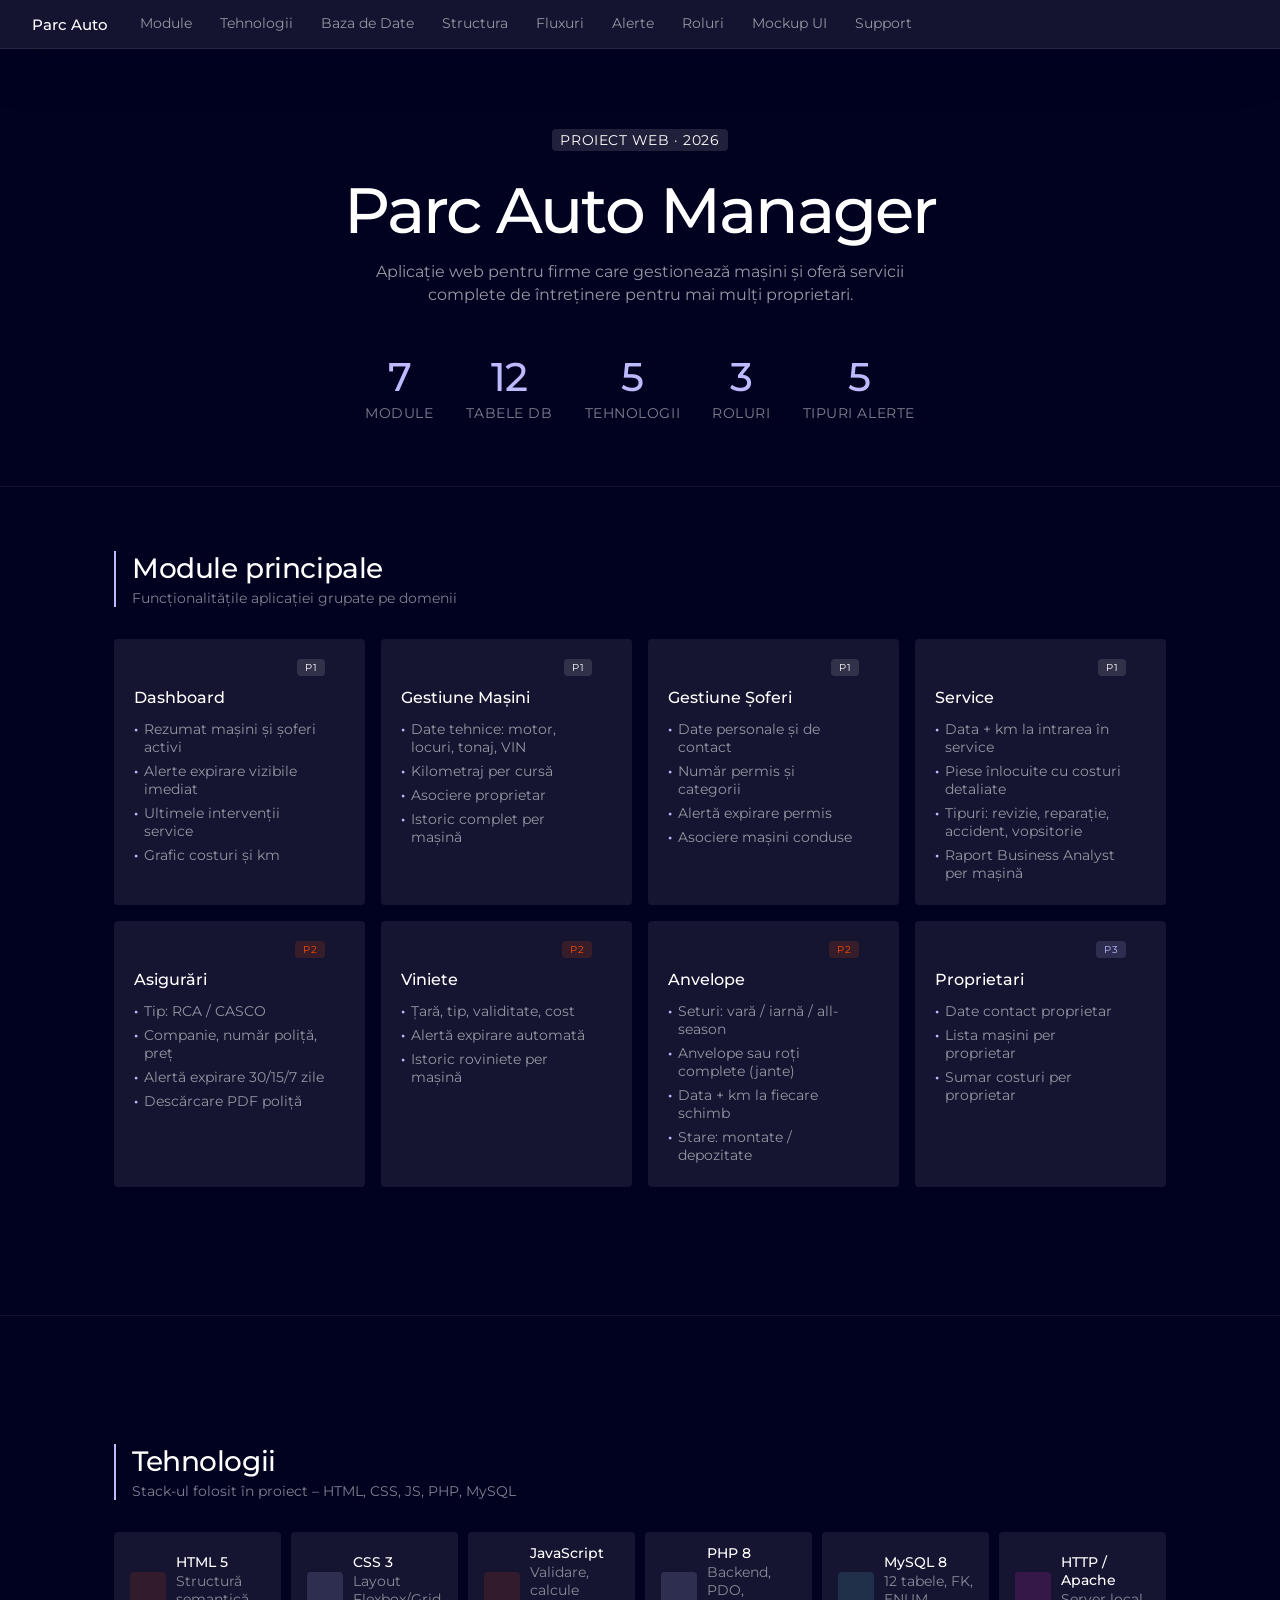
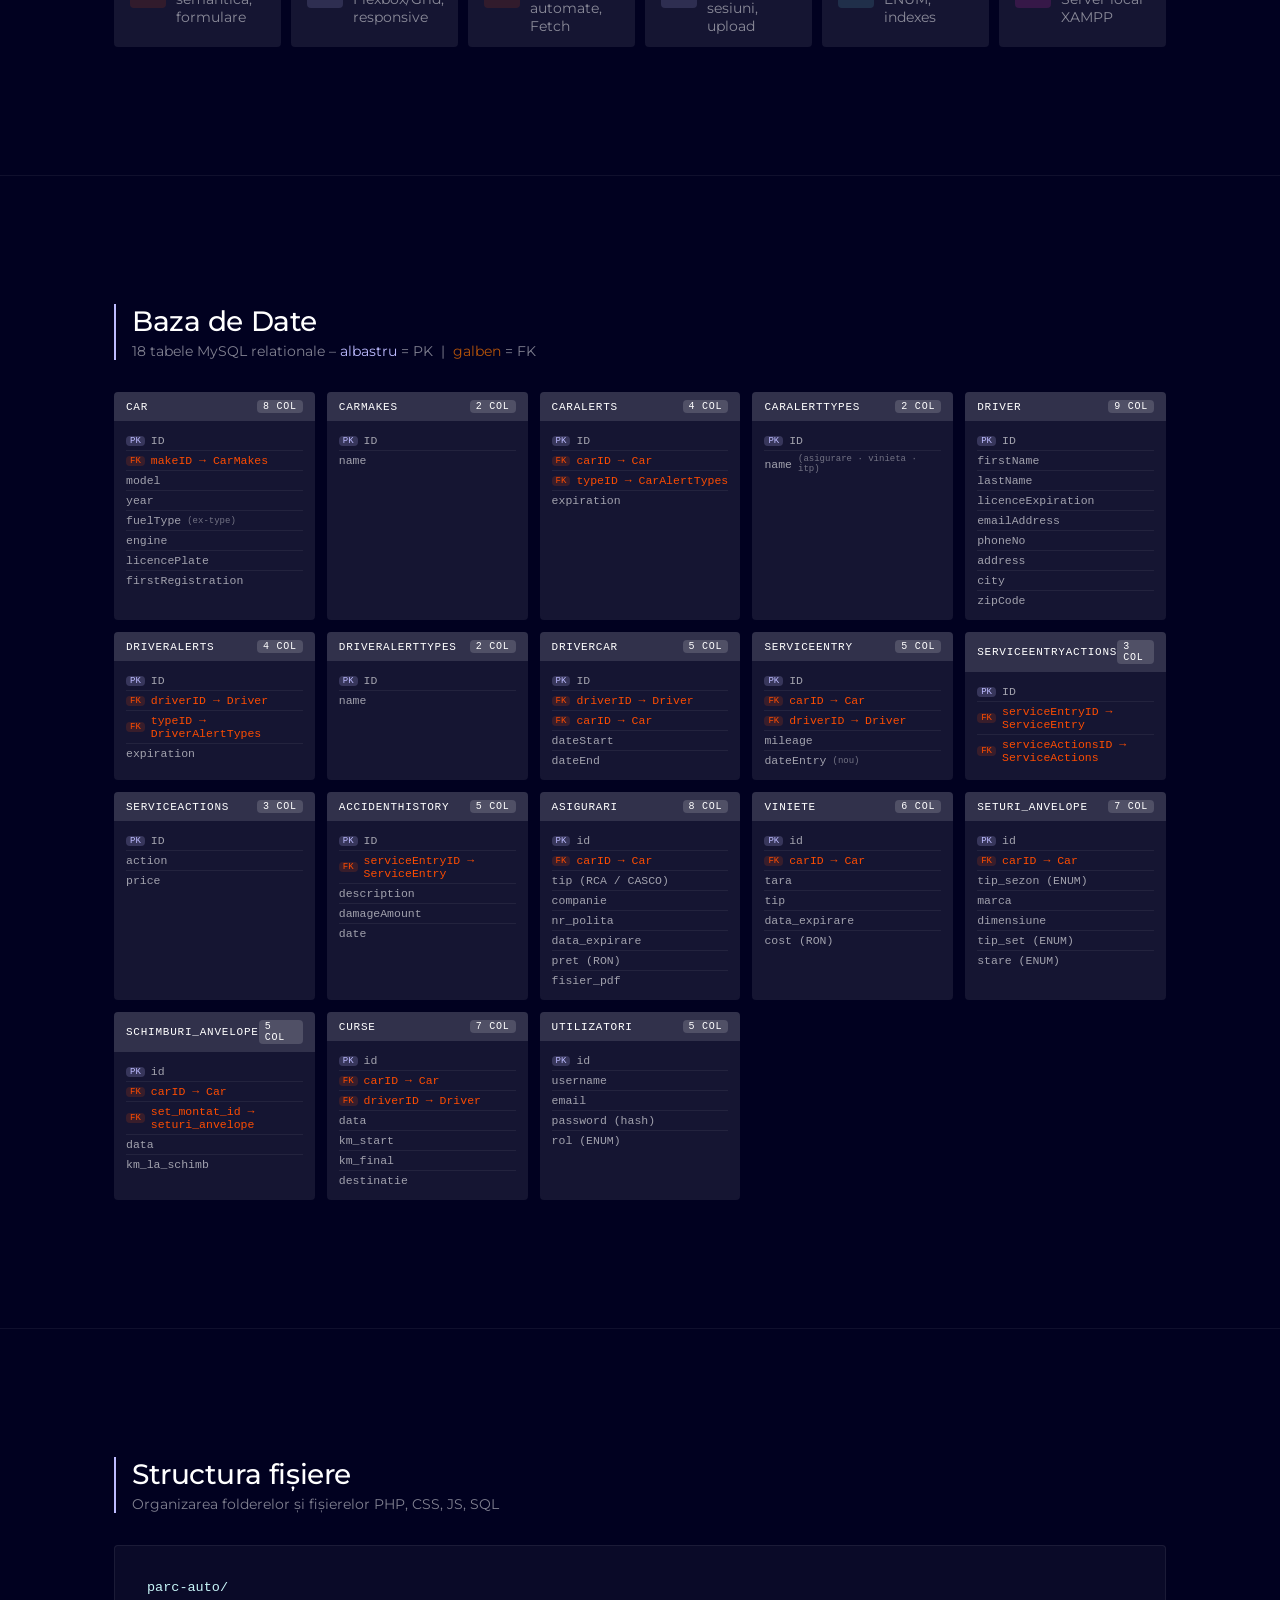
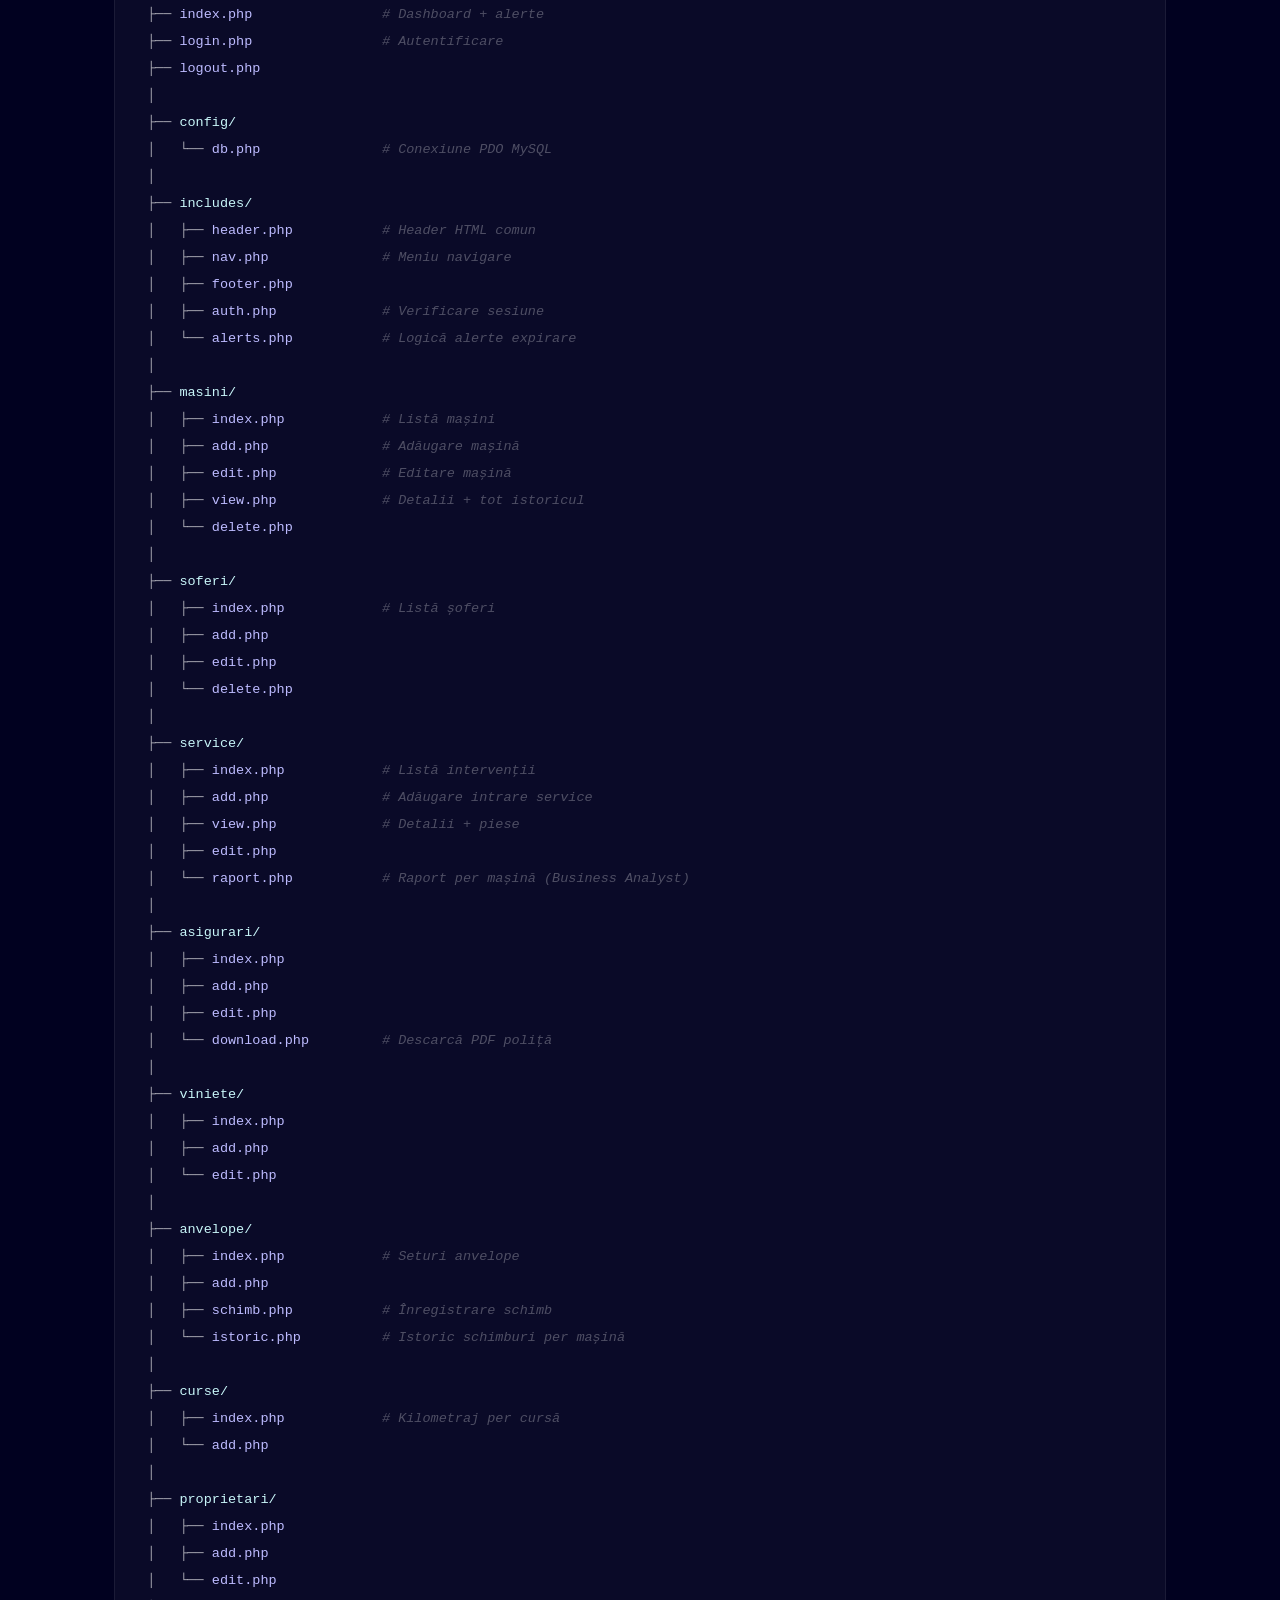
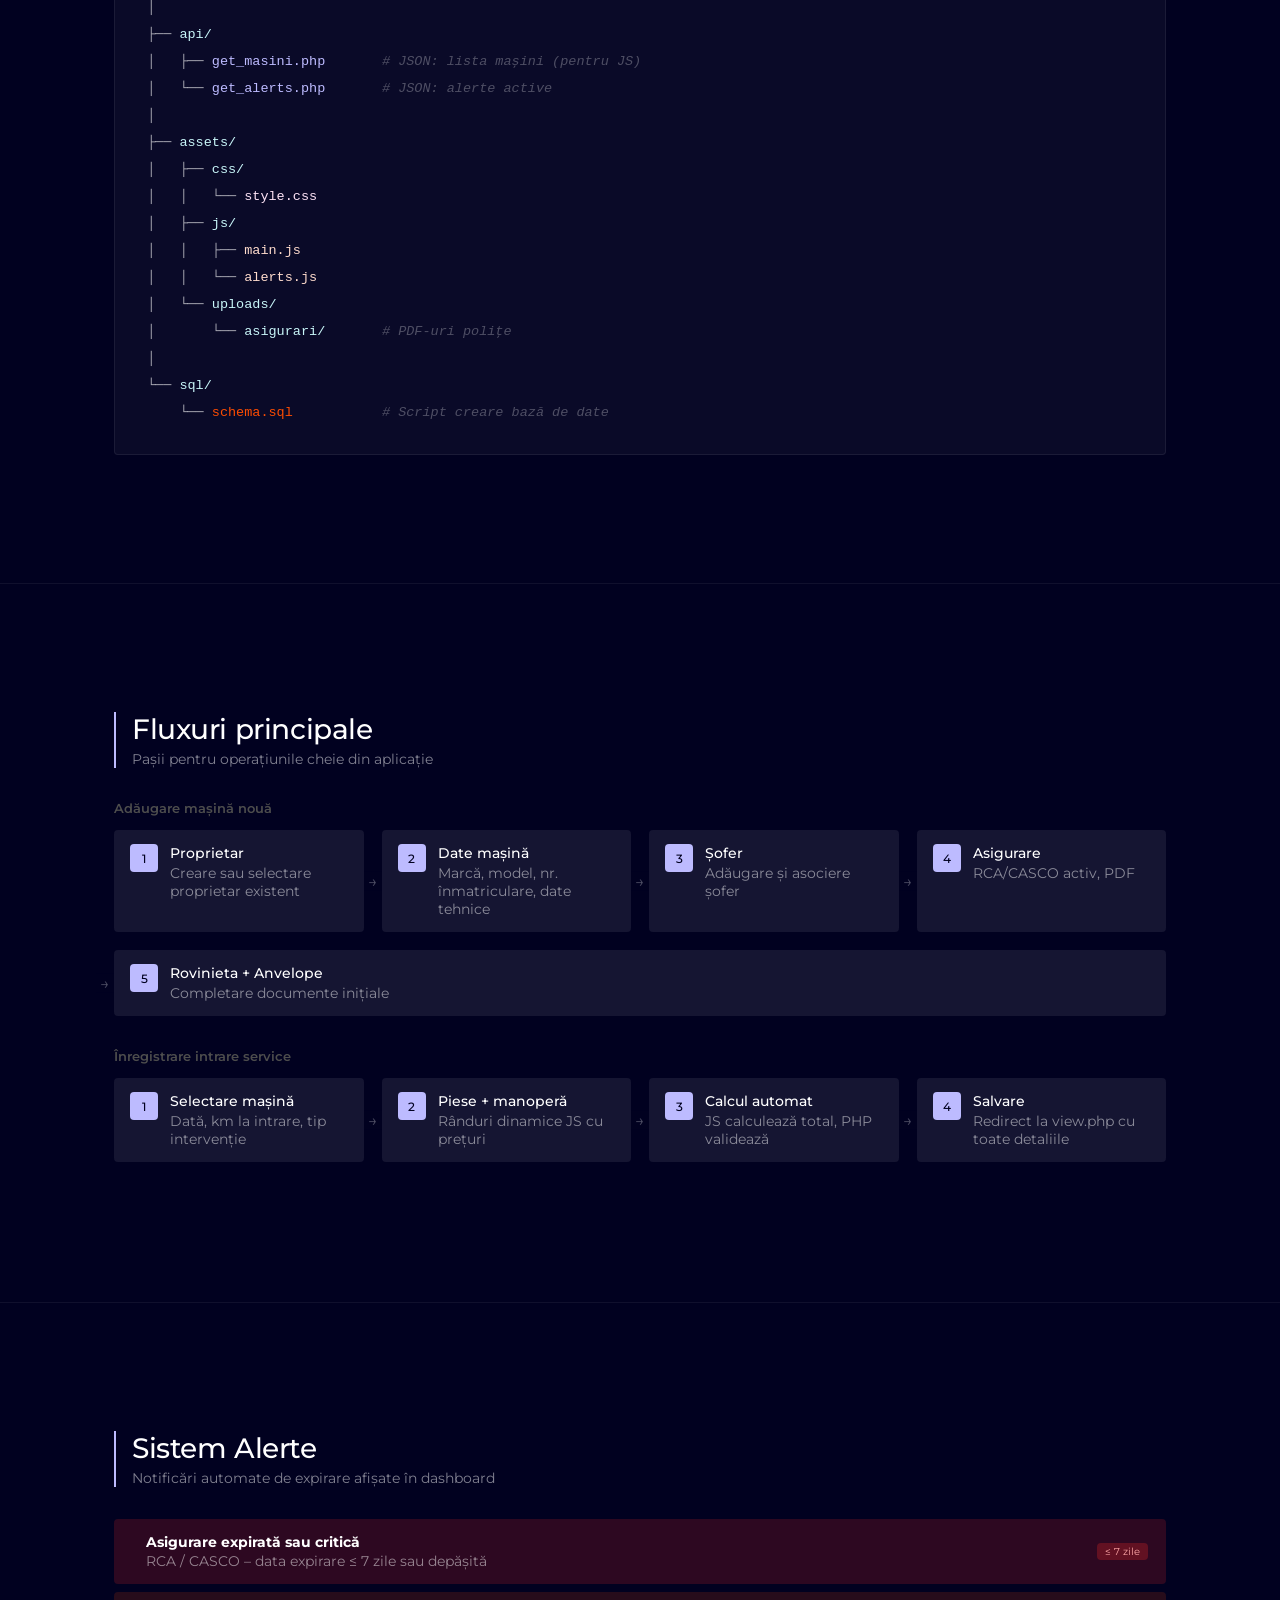
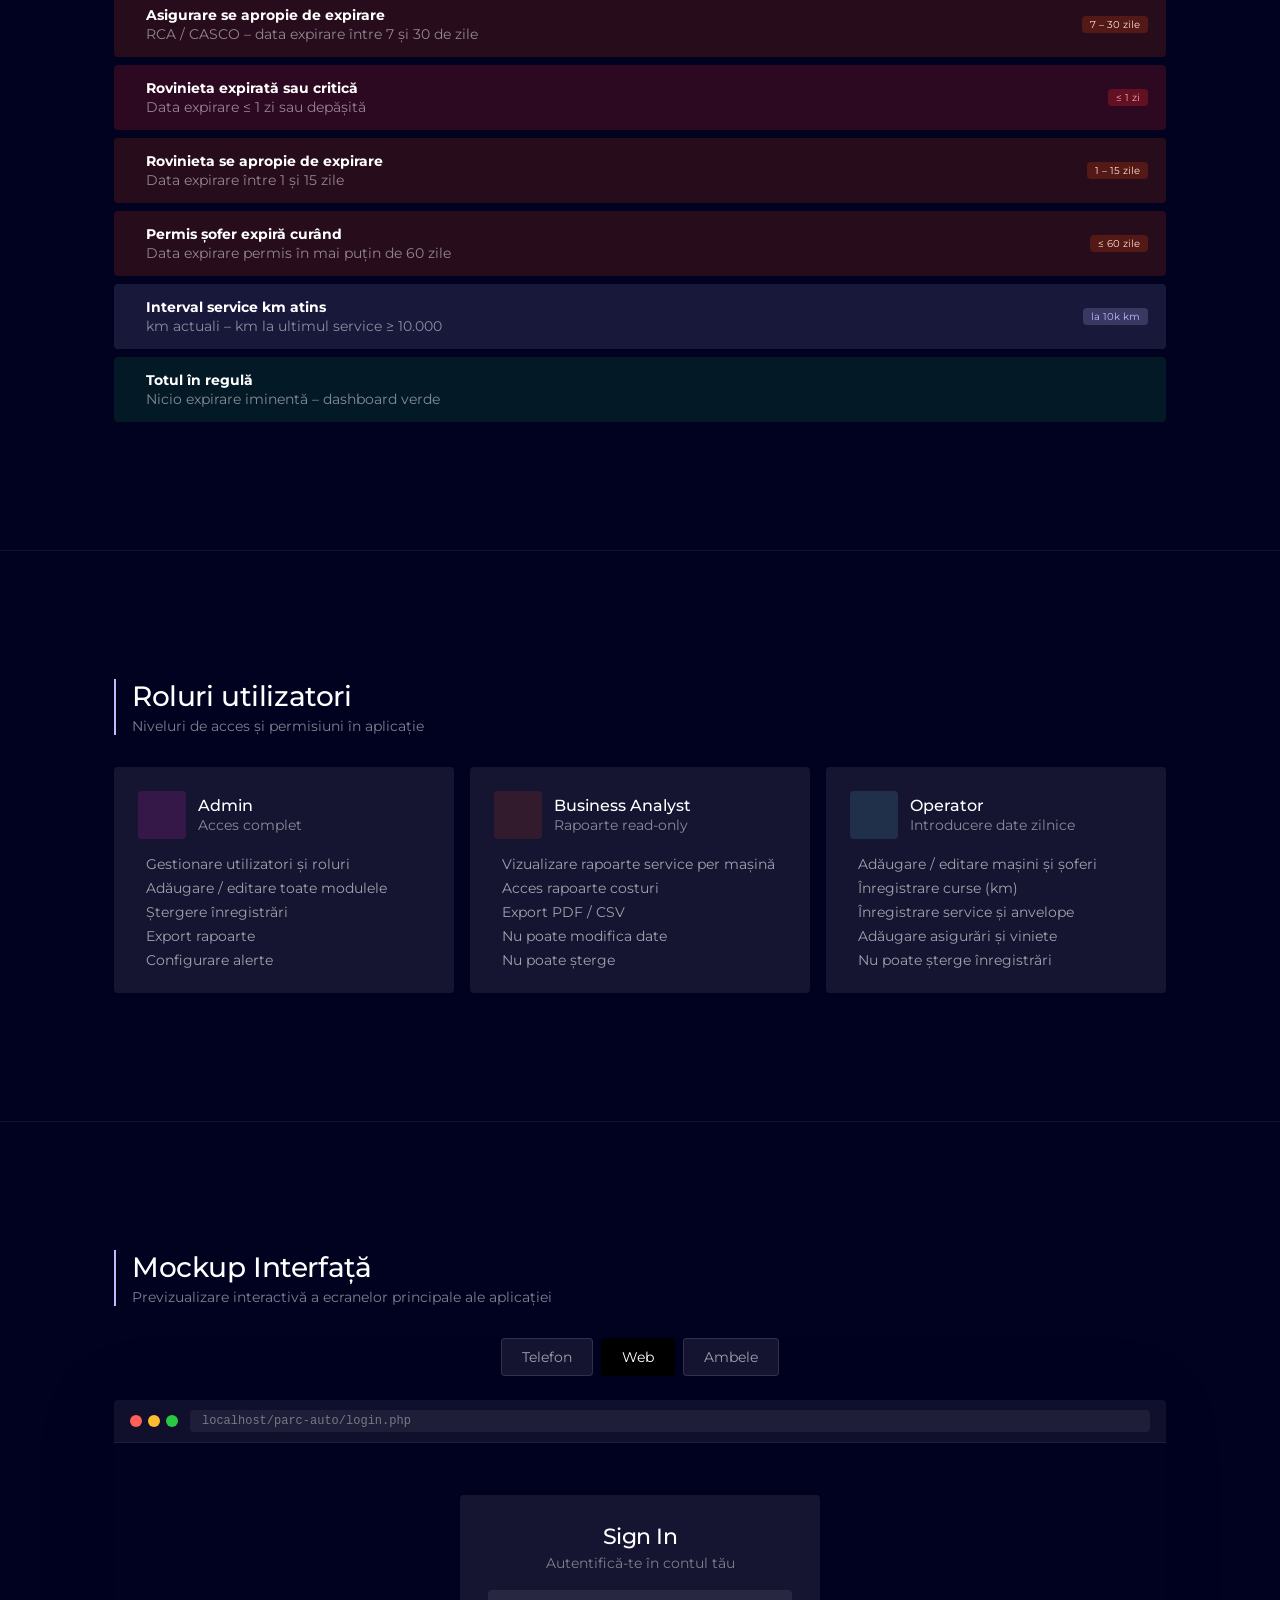
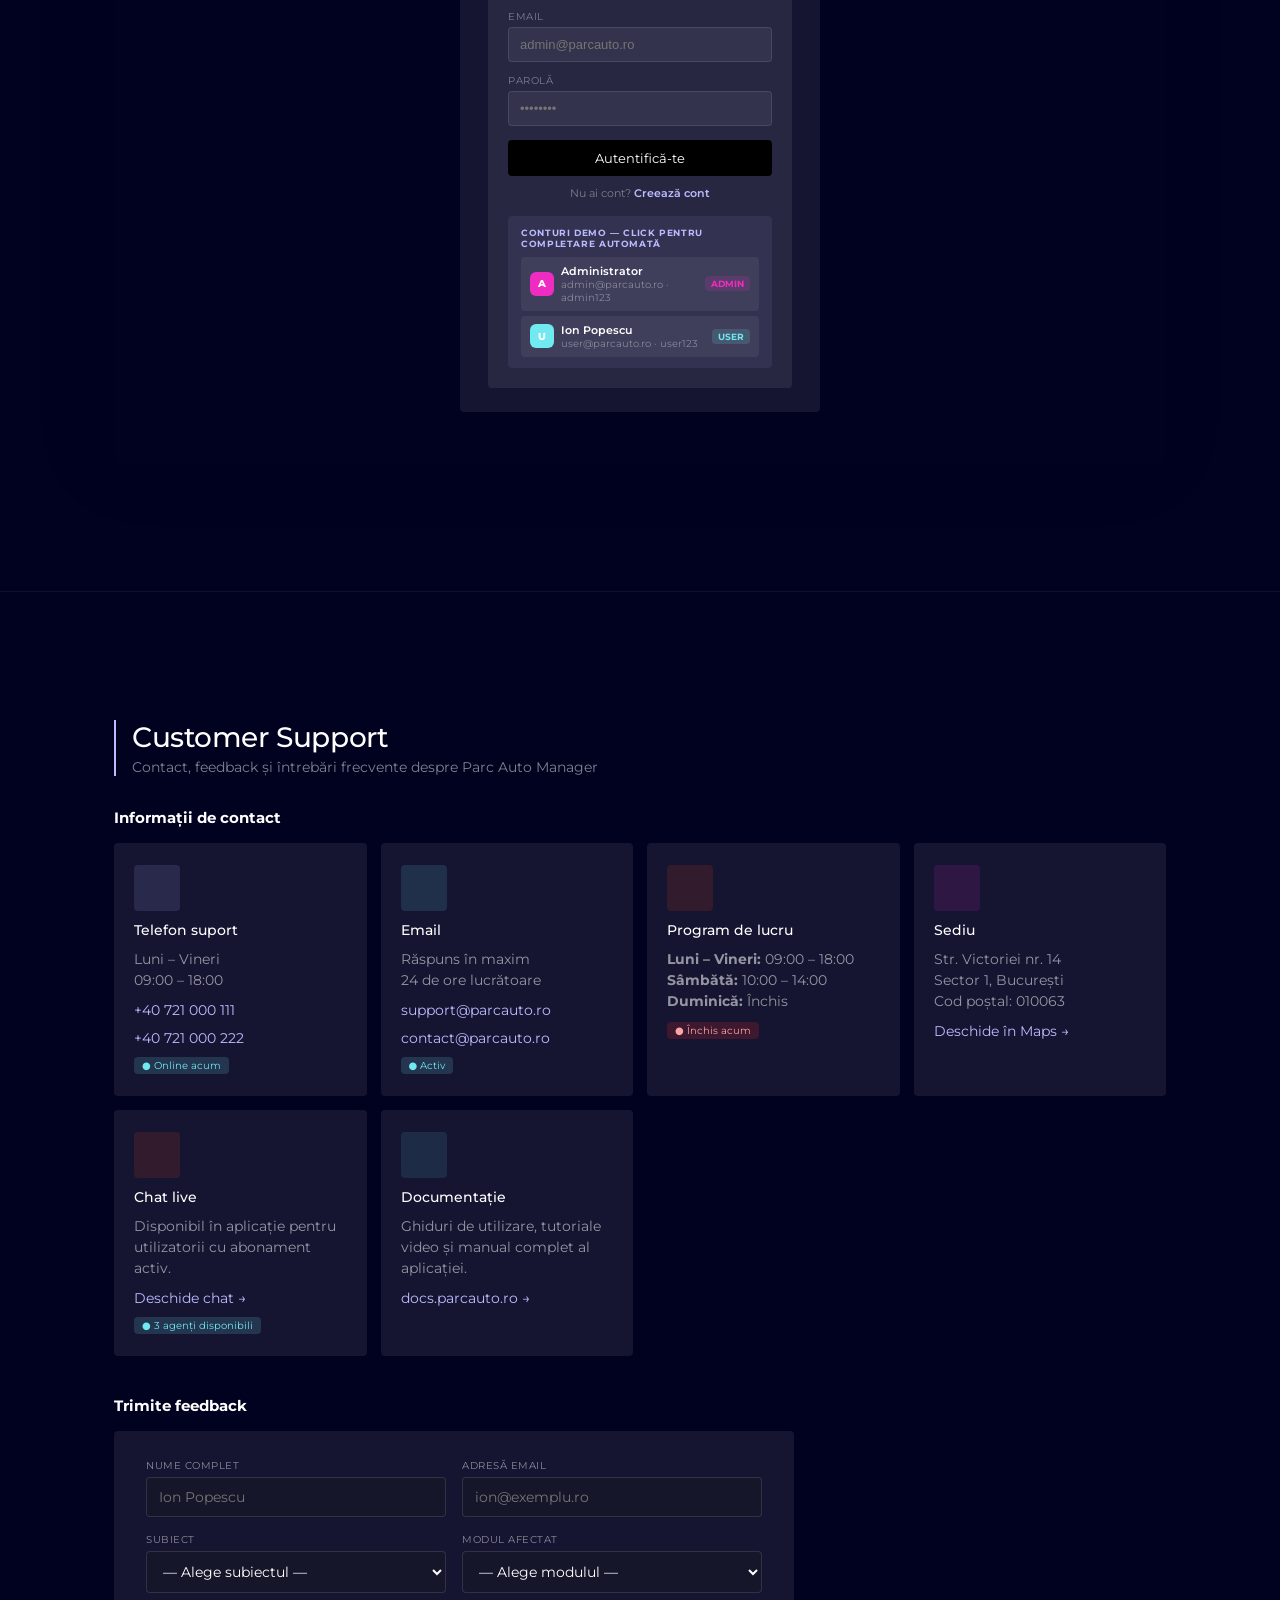
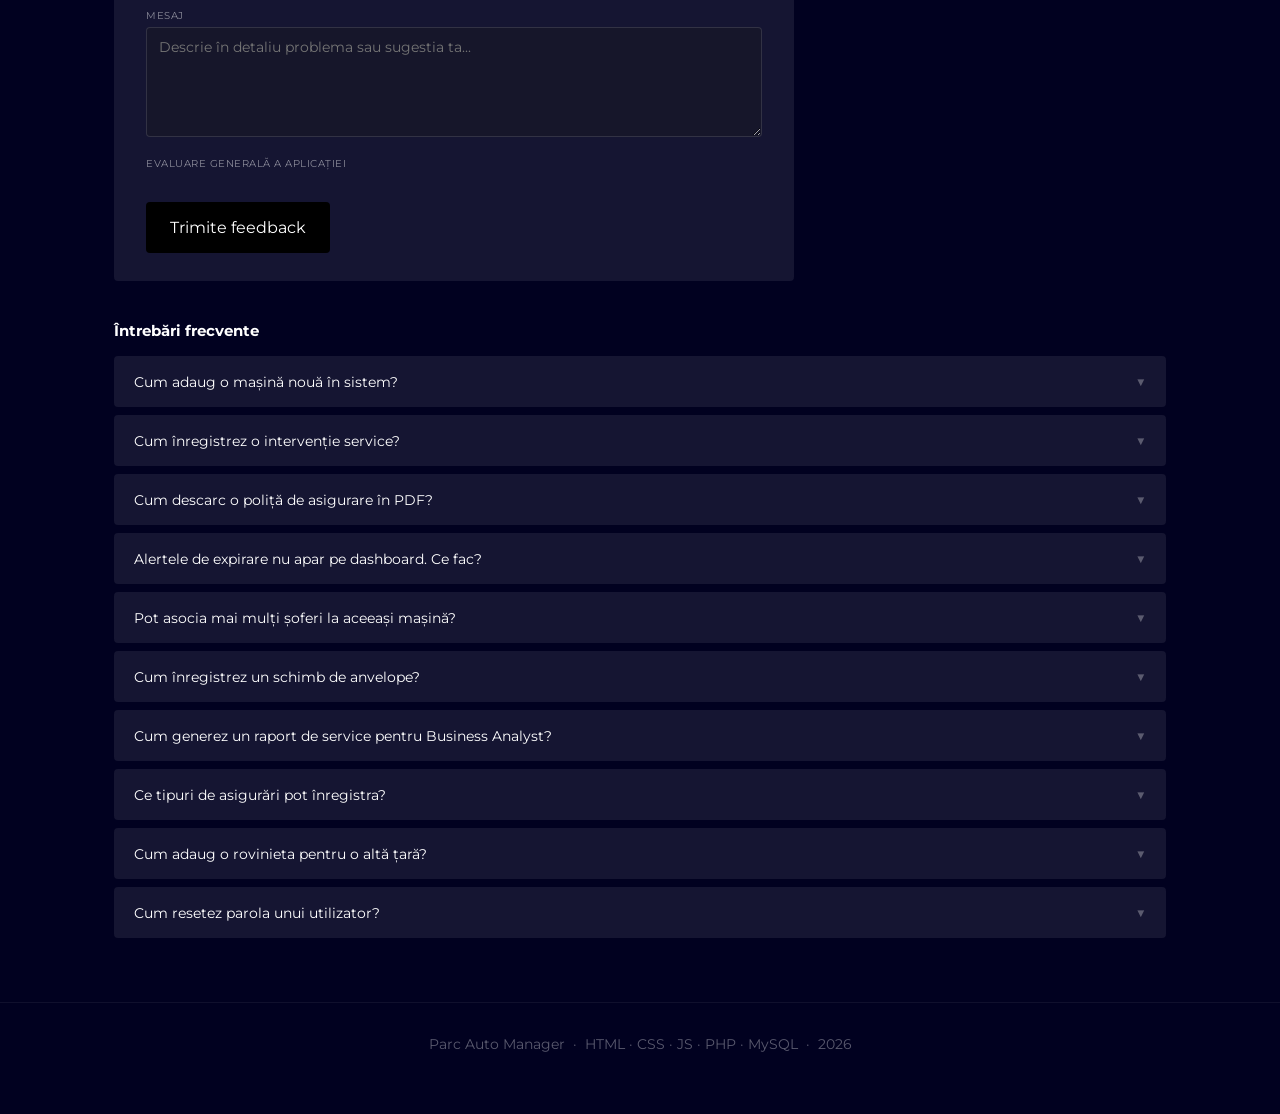
<file: initalis versions/index.html>
﻿<!DOCTYPE html>
<html lang="ro">
<head>
<meta charset="UTF-8"/>
<meta name="viewport" content="width=device-width,initial-scale=1"/>
<title>Parc Auto Manager – Planificare</title>
<link rel="icon" href="data:image/svg+xml,<svg xmlns='http://www.w3.org/2000/svg' viewBox='0 0 32 32'><rect width='32' height='32' rx='6' fill='%23010120'/><rect x='6' y='13' width='20' height='2' rx='1' fill='%23BDBBFF'/><rect x='6' y='17' width='14' height='2' rx='1' fill='%23BDBBFF' opacity='.5'/></svg>"/>
<link rel="preconnect" href="https://fonts.googleapis.com">
<link rel="preconnect" href="https://fonts.gstatic.com" crossorigin>
<link href="https://fonts.googleapis.com/css2?family=Montserrat:wght@400;500&display=swap" rel="stylesheet">
<style>
  :root {
    /* Design tokens */
    --color-midnight-ink:      #010120;
    --color-canvas-white:      #FFFFFF;
    --color-void-black:        #000000;
    --color-smoke-gray:        #4D4D4D;
    --color-frost-gray:        #D6D6D6;
    --color-sky-blue-block:    #C1DFF9;
    --color-cosmic-pink-block: #FDE3F6;
    --color-dawn-orange-block: #FFDCCD;
    --color-cyan-whisper:      #C8F6F9;
    --color-regal-violet:      #BDBBFF;
    --color-electric-orange:   #FC4C02;
    --color-magenta-flash:     #EF2CC1;
    --color-cyan-glow:         #70E9F0;

    --font-the-future: 'The Future', Montserrat, Inter, ui-sans-serif, system-ui, sans-serif;
    --font-mono: 'PP Neue Montreal Mono', 'IBM Plex Mono', 'Space Mono', ui-monospace, monospace;

    --shadow-xl: rgba(1,1,32,0.1) -10px 0px 75px 0px;

    /* Legacy aliases – drive all downstream colour refs */
    --blue:   #BDBBFF;
    --blue2:  #a09dff;
    --sky:    #C1DFF9;
    --green:  #16a34a;
    --amber:  #FC4C02;
    --red:    #dc2626;
    --purple: #EF2CC1;
    --slate:  #4D4D4D;
    --dark:   #010120;
    --border: #D6D6D6;
    --bg:     #FFFFFF;
    --white:  #FFFFFF;
    --text:   #000000;
    --radius: 4px;
  }

  *, *::before, *::after { box-sizing: border-box; margin: 0; padding: 0; }

  body {
    font-family: var(--font-the-future);
    background: var(--color-midnight-ink);
    color: var(--color-canvas-white);
    scroll-behavior: smooth;
  }

  /* ── NAV ── */
  nav {
    position: sticky; top: 0; z-index: 200;
    background: rgba(255,255,255,.08);
    backdrop-filter: blur(10px);
    box-shadow: var(--shadow-xl);
    border-bottom: 1px solid rgba(255,255,255,.08);
    display: flex; align-items: center; gap: 4px;
    padding: 0 32px;
    overflow-x: auto;
    -webkit-overflow-scrolling: touch;
  }

  nav a {
    flex-shrink: 0;
    text-decoration: none;
    color: rgba(255,255,255,.55);
    font-size: 14px; font-weight: 400;
    padding: 14px 12px;
    border-bottom: 2px solid transparent;
    transition: color .15s, border-color .15s;
    white-space: nowrap;
  }

  nav a:hover { color: #FFFFFF; }
  nav a.on    { color: #BDBBFF; border-color: #BDBBFF; }

  .nav-brand {
    margin-right: 16px;
    font-weight: 500; font-size: 15px;
    color: #FFFFFF;
    border-bottom: none !important;
    padding: 14px 0 !important;
    display: flex; align-items: center; gap: 6px;
  }

  /* ── HERO ── */
  .hero {
    background: var(--color-midnight-ink);
    color: #FFFFFF;
    padding: 80px 32px 64px;
    text-align: center;
    border-bottom: 1px solid rgba(255,255,255,.06);
  }

  .hero .chip {
    display: inline-block;
    background: rgba(255,255,255,.12);
    color: #FFFFFF;
    border-radius: 4px;
    font-size: 14px; font-weight: 400; letter-spacing: .04em;
    padding: 2px 8px; margin-bottom: 24px;
    text-transform: uppercase;
  }

  .hero h1 { font-size: clamp(40px,5vw,64px); font-weight: 500; line-height: 1.1; letter-spacing: -1.92px; }
  .hero p  { margin-top: 16px; color: rgba(255,255,255,.6); font-size: 16px; max-width: 560px; margin-left:auto; margin-right:auto; line-height: 1.4; }

  .hero-stats {
    display: flex; justify-content: center; flex-wrap: wrap;
    gap: 32px; margin-top: 48px;
  }

  .hero-stat { text-align: center; }
  .hero-stat .n { font-size: 40px; font-weight: 500; line-height: 1.15; letter-spacing: -0.8px; color: #BDBBFF; }
  .hero-stat .l { font-size: 14px; color: rgba(255,255,255,.5); margin-top: 4px; text-transform: uppercase; letter-spacing: .04em; }

  /* ── WRAPPER ── */
  .wrap { max-width: 1100px; margin: 0 auto; padding: 64px 24px; }

  /* ── SECTION HEADING ── */
  .sh {
    display: flex; align-items: center; gap: 16px;
    margin-bottom: 32px;
    padding-left: 16px;
    border-left: 2px solid #BDBBFF;
  }

  .sh h2 { font-size: 28px; font-weight: 500; letter-spacing: -0.42px; color: #FFFFFF; }
  .sh p  { font-size: 14px; color: rgba(255,255,255,.5); margin-top: 4px; }

  /* ── DIVIDER ── */
  .divider { border: none; border-top: 1px solid rgba(255,255,255,.06); margin: 64px 0 0; }

  /* ── MODULE CARDS ── */
  .mod-grid {
    display: grid;
    grid-template-columns: repeat(auto-fill, minmax(240px, 1fr));
    gap: 16px;
  }

  .mod-card {
    background: rgba(255,255,255,.08);
    border: none;
    border-radius: 4px;
    padding: 20px 40px 20px 20px;
    transition: background .2s;
  }

  .mod-card:hover {
    background: rgba(255,255,255,.12);
  }

  .mod-card .head {
    display: flex; align-items: flex-start; justify-content: space-between;
    margin-bottom: 12px;
  }

  .mod-card .emo { font-size: 28px; line-height: 1; }

  .pri {
    font-size: 10px; font-weight: 400; padding: 2px 8px;
    border-radius: 4px; letter-spacing: .04em; text-transform: uppercase;
  }
  .p1  { background: rgba(255,255,255,.12); color: #FFFFFF; }
  .p2  { background: rgba(252,76,2,.15); color: #FC4C02; }
  .p3  { background: rgba(189,187,255,.15); color: #BDBBFF; }

  .mod-card h3 { font-size: 16px; font-weight: 500; margin-bottom: 10px; color: #FFFFFF; }

  .mod-card ul { list-style: none; }
  .mod-card li {
    font-size: 14px; color: rgba(255,255,255,.55);
    padding: 3px 0; display: flex; gap: 6px; align-items: baseline;
  }
  .mod-card li::before { content: "·"; color: #BDBBFF; font-weight: bold; flex-shrink: 0; }

  /* ── TECH PILLS ── */
  .tech-row { display: flex; flex-wrap: wrap; gap: 10px; }

  .tech {
    display: flex; align-items: center; gap: 10px;
    background: rgba(255,255,255,.08); border: none;
    border-radius: 4px; padding: 12px 16px;
    min-width: 140px; flex: 1;
  }

  .tech .dot {
    width: 36px; height: 36px; border-radius: 4px;
    display: flex; align-items: center; justify-content: center;
    font-size: 18px; flex-shrink: 0;
  }

  .tech .name { font-weight: 500; font-size: 14px; color: #FFFFFF; }
  .tech .role { font-size: 14px; color: rgba(255,255,255,.5); margin-top: 1px; }

  /* ── DB TABLE ── */
  .db-grid {
    display: grid;
    grid-template-columns: repeat(auto-fill, minmax(200px, 1fr));
    gap: 12px;
  }

  .db-card {
    background: rgba(255,255,255,.08);
    border: none;
    border-radius: 4px;
    overflow: hidden;
  }

  .db-card .db-head {
    background: rgba(255,255,255,.12);
    color: #FFFFFF;
    font-size: 11px; font-weight: 500;
    padding: 8px 12px;
    letter-spacing: .07em; text-transform: uppercase;
    display: flex; align-items: center; justify-content: space-between;
    font-family: var(--font-mono);
  }

  .db-card .db-count {
    background: rgba(255,255,255,.15);
    border-radius: 4px;
    font-size: 10px; padding: 1px 6px;
  }

  .db-card .db-body { padding: 10px 12px; }

  .db-field {
    font-size: 11.5px; font-family: var(--font-mono);
    padding: 3px 0; display: flex; gap: 6px; align-items: center;
    color: rgba(255,255,255,.6);
    border-bottom: 1px solid rgba(255,255,255,.06);
  }

  .db-field:last-child { border-bottom: none; }

  .db-field .lbl {
    font-size: 9px; padding: 0 4px; border-radius: 4px;
    font-weight: 500; flex-shrink: 0;
  }

  .lbl-pk { background: rgba(189,187,255,.2); color: #BDBBFF; }
  .lbl-fk { background: rgba(252,76,2,.15); color: #FC4C02; }

  .db-field.fk-field { color: #FC4C02; }

  /* ── FILE TREE ── */
  .tree {
    background: rgba(255,255,255,.04);
    border: 1px solid rgba(255,255,255,.07);
    color: rgba(255,255,255,.65);
    border-radius: 4px;
    padding: 28px 32px;
    font-family: var(--font-mono);
    font-size: 13.5px;
    line-height: 2;
    overflow-x: auto;
    white-space: pre;
  }

  .tree .d  { color: #C8F6F9; font-weight: 500; }
  .tree .ph { color: #BDBBFF; }
  .tree .cs { color: #FDE3F6; }
  .tree .js { color: #FFDCCD; }
  .tree .sq { color: #FC4C02; }
  .tree .cm { color: rgba(255,255,255,.28); font-style: italic; }

  /* ── FLOW ── */
  .flow {
    display: flex; flex-wrap: wrap; gap: 0;
    counter-reset: step;
    margin-bottom: 12px;
  }

  .flow-step {
    display: flex; align-items: flex-start; gap: 12px;
    background: rgba(255,255,255,.08);
    border: none;
    border-radius: 4px;
    padding: 14px 16px;
    flex: 1; min-width: 200px;
    position: relative;
  }

  .flow-step + .flow-step::before {
    content: '→';
    position: absolute; left: -18px; top: 50%;
    transform: translateY(-50%);
    color: rgba(255,255,255,.3); font-size: 16px;
    background: var(--color-midnight-ink); padding: 0 4px;
  }

  .flow-step .num {
    width: 28px; height: 28px; border-radius: 4px;
    background: #BDBBFF; color: #010120;
    font-size: 12px; font-weight: 500;
    display: flex; align-items: center; justify-content: center;
    flex-shrink: 0;
  }

  .flow-step h4 { font-size: 14px; font-weight: 500; color: #FFFFFF; }
  .flow-step p  { font-size: 14px; color: rgba(255,255,255,.5); margin-top: 2px; }

  /* ── ALERT ROWS ── */
  .al-list { display: flex; flex-direction: column; gap: 8px; }

  .al {
    display: flex; align-items: center; gap: 14px;
    padding: 14px 18px; border-radius: 4px;
    font-size: 14px; border: none;
    color: #FFFFFF;
  }

  .al-red    { background: rgba(220,38,38,.2); }
  .al-amber  { background: rgba(252,76,2,.15); }
  .al-blue   { background: rgba(189,187,255,.12); }
  .al-green  { background: rgba(22,163,74,.15); }

  .al .al-ico { font-size: 22px; flex-shrink: 0; }
  .al .al-txt strong { display: block; margin-bottom: 1px; }
  .al .al-txt span   { color: rgba(255,255,255,.5); font-size: 14px; }

  .al .days {
    margin-left: auto; flex-shrink: 0;
    font-size: 10px; font-weight: 400;
    padding: 2px 8px; border-radius: 4px;
  }

  .days-red    { background: rgba(220,38,38,.3); color: #fca5a5; }
  .days-amber  { background: rgba(252,76,2,.2); color: #FFDCCD; }
  .days-blue   { background: rgba(189,187,255,.2); color: #BDBBFF; }

  /* ── ROLES ── */
  .role-grid { display: grid; grid-template-columns: repeat(auto-fill, minmax(260px, 1fr)); gap: 16px; }

  .role-card {
    background: rgba(255,255,255,.08);
    border: none;
    border-radius: 4px; padding: 24px;
  }

  .role-card .r-head {
    display: flex; align-items: center; gap: 12px; margin-bottom: 16px;
  }

  .role-card .r-emo {
    width: 48px; height: 48px; border-radius: 4px;
    display: flex; align-items: center; justify-content: center;
    font-size: 24px;
  }

  .role-card h3 { font-size: 16px; font-weight: 500; color: #FFFFFF; }
  .role-card .r-sub { font-size: 14px; color: rgba(255,255,255,.5); margin-top: 1px; }

  .perm-list { list-style: none; display: flex; flex-direction: column; gap: 6px; }

  .perm-list li {
    font-size: 14px; display: flex; align-items: center; gap: 8px; color: rgba(255,255,255,.6);
  }

  .perm-list li .ok  { color: #70E9F0; font-size: 16px; }
  .perm-list li .no  { color: rgba(255,255,255,.2); font-size: 16px; }

  /* ── SUPPORT ── */
  .sup-grid {
    display: grid;
    grid-template-columns: repeat(auto-fill, minmax(220px, 1fr));
    gap: 14px;
    margin-bottom: 14px;
  }

  .sup-card {
    background: rgba(255,255,255,.08);
    border: none;
    border-radius: 4px;
    padding: 22px 20px;
    display: flex; flex-direction: column; gap: 10px;
    transition: background .2s;
  }

  .sup-card:hover { background: rgba(255,255,255,.12); }

  .sup-card .sc-ico {
    width: 46px; height: 46px; border-radius: 4px;
    display: flex; align-items: center; justify-content: center;
    font-size: 22px; flex-shrink: 0;
  }

  .sup-card h4 { font-size: 14px; font-weight: 500; color: #FFFFFF; }
  .sup-card p  { font-size: 14px; color: rgba(255,255,255,.55); line-height: 1.5; }
  .sup-card a  { font-size: 14px; font-weight: 400; color: #BDBBFF; text-decoration: none; }
  .sup-card a:hover { text-decoration: underline; }

  .sup-badge {
    display: inline-flex; align-items: center; gap: 5px;
    font-size: 10px; font-weight: 400; padding: 2px 8px;
    border-radius: 4px; width: fit-content;
  }

  .sup-badge.online  { background: rgba(112,233,240,.15); color: #70E9F0; }
  .sup-badge.offline { background: rgba(220,38,38,.2); color: #fca5a5; }

  /* ── AUTH MOCKUP ── */
  .auth-frames {
    display: grid;
    grid-template-columns: 1fr 1fr;
    gap: 24px;
    margin-bottom: 32px;
  }

  @media(max-width:820px){ .auth-frames { grid-template-columns:1fr; } }

  .auth-frame-label {
    font-size: 10px; font-weight: 400; text-transform: uppercase;
    letter-spacing: .07em; color: rgba(255,255,255,.4);
    margin-bottom: 10px; display: flex; align-items: center; gap: 8px;
  }

  /* mini browser for auth */
  .auth-browser {
    border-radius: 4px; border: none;
    box-shadow: var(--shadow-xl); overflow: hidden;
    background: #010120;
  }

  .auth-chrome {
    background: rgba(255,255,255,.06); padding: 8px 14px;
    display: flex; align-items: center; gap: 10px;
    border-bottom: 1px solid rgba(255,255,255,.06);
  }

  .auth-dots { display:flex; gap:5px; }
  .auth-dots span { width:10px; height:10px; border-radius:50%; display:block; }

  .auth-url {
    flex:1; background:rgba(255,255,255,.06); border-radius:4px;
    padding:3px 10px; font-size:11px; color:rgba(255,255,255,.35);
    font-family:var(--font-mono); border:none;
  }

  .auth-body {
    background: var(--color-midnight-ink);
    padding: 28px 20px;
    display: flex; justify-content: center;
  }

  /* auth card inside browser */
  .auth-card {
    background: rgba(255,255,255,.08); border-radius: 4px;
    border: none;
    width: 100%; max-width: 340px;
    padding: 28px 26px;
  }

  .auth-card-hd {
    text-align: center; margin-bottom: 22px;
  }

  .auth-card-ico {
    width: 46px; height: 46px;
    background: #BDBBFF;
    border-radius: 4px;
    display: flex; align-items: center; justify-content: center;
    font-size: 20px; margin: 0 auto 12px;
  }

  .auth-card h3 {
    font-size: 22px; font-weight: 500; color: #FFFFFF; letter-spacing: -0.44px;
  }

  .auth-card .auth-sub {
    font-size: 14px; color: rgba(255,255,255,.5); margin-top: 4px;
  }

  .auth-fgroup { margin-bottom: 12px; }

  .auth-fgroup label {
    display: block; font-size: 10px; font-weight: 400;
    text-transform: uppercase; letter-spacing: .05em;
    color: rgba(255,255,255,.5); margin-bottom: 4px;
  }

  .auth-input, .auth-select {
    width: 100%; padding: 9px 11px;
    border: 1px solid rgba(255,255,255,.12); border-radius: 4px;
    font-size: 14px; color: #FFFFFF; background: #16162a;
    font-family: var(--font-the-future);
  }

  .auth-input:focus-within, .auth-select:focus-within {
    border-color: #BDBBFF;
  }

  .auth-btn {
    width: 100%; padding: 16px;
    background: #000000;
    color: #FFFFFF; border: none; border-radius: 4px;
    font-size: 16px; font-weight: 400;
    cursor: pointer; font-family: var(--font-the-future);
    margin-top: 4px;
  }

  .auth-link-row {
    text-align: center; font-size: 14px; color: rgba(255,255,255,.4);
    margin-top: 14px;
  }

  .auth-link-row a { color: #BDBBFF; font-weight: 400; text-decoration: none; }

  .auth-remember {
    display: flex; align-items: center; gap: 6px;
    font-size: 11px; color: rgba(255,255,255,.4); margin: 8px 0 12px;
  }

  /* demo accounts strip */
  .demo-strip {
    background: rgba(189,187,255,.08); border: 1px solid rgba(189,187,255,.15);
    border-radius: 4px; padding: 12px 14px; margin-top: 20px;
  }

  .demo-strip-title {
    font-size: 9px; font-weight: 400; text-transform: uppercase;
    letter-spacing: .08em; color: #BDBBFF; margin-bottom: 8px;
  }

  .demo-accs { display: flex; flex-direction: column; gap: 6px; }

  .demo-acc {
    background: rgba(255,255,255,.06); border: none;
    border-radius: 4px; padding: 8px 10px;
    display: flex; align-items: center; justify-content: space-between;
  }

  .demo-acc-l { display: flex; align-items: center; gap: 8px; }

  .demo-av {
    width: 26px; height: 26px; border-radius: 4px;
    display: flex; align-items: center; justify-content: center;
    font-size: 11px; font-weight: 500; color: #010120;
  }

  .av-adm { background: #EF2CC1; }
  .av-usr { background: #70E9F0; }

  .demo-acc-name { font-size: 11px; font-weight: 500; color: #FFFFFF; }
  .demo-acc-cred { font-size: 10px; color: rgba(255,255,255,.4); }

  .demo-role {
    font-size: 9px; font-weight: 400; text-transform: uppercase;
    letter-spacing: .06em; padding: 2px 7px; border-radius: 4px;
  }

  .dr-adm { background: rgba(239,44,193,.15); color: #EF2CC1; }
  .dr-usr { background: rgba(112,233,240,.15); color: #70E9F0; }

  /* access comparison table */
  .access-table-wrap {
    background: rgba(255,255,255,.08); border: none;
    border-radius: 4px; overflow: hidden;
    margin-top: 0;
  }

  .access-table-head {
    background: rgba(255,255,255,.06); color: #FFFFFF;
    padding: 14px 20px; font-size: 14px; font-weight: 500;
    display: flex; align-items: center; gap: 8px;
  }

  table.acc-tbl {
    width: 100%; border-collapse: collapse; font-size: 14px;
  }

  table.acc-tbl thead th {
    background: rgba(255,255,255,.04); padding: 10px 16px;
    text-align: left; font-size: 10px; font-weight: 400;
    color: rgba(255,255,255,.4); border-bottom: 1px solid rgba(255,255,255,.06);
    white-space: nowrap; text-transform: uppercase; letter-spacing: .05em;
  }

  table.acc-tbl tbody td {
    padding: 10px 16px; border-bottom: 1px solid rgba(255,255,255,.04);
    color: rgba(255,255,255,.7); vertical-align: middle;
  }

  table.acc-tbl tbody tr:last-child td { border-bottom: none; }
  table.acc-tbl tbody tr:hover td { background: rgba(255,255,255,.04); }

  .acc-yes { color: #70E9F0; font-size: 17px; font-weight: 500; }
  .acc-no  { color: rgba(255,255,255,.15); font-size: 17px; }

  /* feedback form */
  .fb-wrap {
    background: rgba(255,255,255,.08);
    border: none;
    border-radius: 4px;
    padding: 28px 32px;
    max-width: 680px;
  }

  .fb-row { display: grid; grid-template-columns: 1fr 1fr; gap: 16px; margin-bottom: 16px; }
  .fb-row.full { grid-template-columns: 1fr; }

  .fb-field label {
    display: block; font-size: 10px; font-weight: 400;
    color: rgba(255,255,255,.5); margin-bottom: 5px;
    text-transform: uppercase; letter-spacing: .05em;
  }

  .fb-input, .fb-select, .fb-textarea {
    width: 100%; padding: 10px 12px; border-radius: 4px;
    border: 1px solid rgba(255,255,255,.12); font-size: 14px;
    color: #FFFFFF; background: #16162a;
    font-family: var(--font-the-future);
    transition: border-color .15s;
    outline: none;
  }

  .fb-input:focus, .fb-select:focus, .fb-textarea:focus {
    border-color: #BDBBFF;
  }

  .fb-textarea { resize: vertical; min-height: 110px; }

  /* star rating */
  .star-rating { display: flex; gap: 4px; margin-top: 6px; }
  .star-rating span { font-size: 30px; cursor: pointer; color: rgba(255,255,255,.2); transition: color .1s, transform .12s; line-height: 1; user-select: none; }
  .star-rating span:hover { transform: scale(1.2); }
  .star-rating span.lit { color: #FC4C02; }
  .star-rating.sm span { font-size: 20px; }

  .fb-submit {
    display: inline-flex; align-items: center; gap: 8px;
    background: #000000; color: #FFFFFF;
    padding: 16px 24px; border-radius: 4px;
    border: none; font-size: 16px; font-weight: 400;
    cursor: pointer; transition: opacity .15s;
    margin-top: 6px; font-family: var(--font-the-future);
  }

  .fb-submit:hover { opacity: .85; }
  .fb-submit:active { opacity: .7; }

  /* faq accordion */
  .faq-list { display: flex; flex-direction: column; gap: 8px; }

  .faq-item {
    background: rgba(255,255,255,.08);
    border: none;
    border-radius: 4px;
    overflow: hidden;
    transition: background .2s;
  }

  .faq-item.open { background: rgba(255,255,255,.12); }

  .faq-q {
    width: 100%; display: flex; align-items: center; justify-content: space-between;
    padding: 16px 20px; gap: 16px;
    background: none; border: none; cursor: pointer;
    font-size: 14px; font-weight: 400; color: #FFFFFF;
    text-align: left; font-family: var(--font-the-future);
    transition: opacity .12s;
  }

  .faq-q:hover { opacity: .8; }
  .faq-item.open .faq-q { color: #BDBBFF; }

  .faq-arrow {
    font-size: 16px; flex-shrink: 0;
    transition: transform .2s; color: rgba(255,255,255,.3);
  }

  .faq-item.open .faq-arrow { transform: rotate(180deg); color: #BDBBFF; }

  .faq-a {
    max-height: 0; overflow: hidden;
    transition: max-height .3s ease, padding .3s;
    padding: 0 20px; font-size: 14px; color: rgba(255,255,255,.55); line-height: 1.7;
  }

  .faq-item.open .faq-a { max-height: 300px; padding: 0 20px 16px; }

  .faq-a code {
    background: rgba(255,255,255,.08); padding: 1px 6px; border-radius: 4px;
    font-size: 13px; color: #BDBBFF; font-family: var(--font-mono);
  }

  /* ── FOOTER ── */
  footer {
    text-align: center; padding: 32px;
    color: rgba(255,255,255,.35); font-size: 14px;
    border-top: 1px solid rgba(255,255,255,.06);
    background: var(--color-midnight-ink);
  }

  /* ── MISC ── */
  section { scroll-margin-top: 52px; }

  .sep { height: 1px; background: rgba(255,255,255,.06); margin: 64px 0; }

  /* ── VIEW TOGGLE BAR ── */
  .mv-bar {
    display: flex; gap: 8px; justify-content: center; margin-bottom: 24px;
  }
  .mv-btn {
    display: flex; align-items: center; gap: 6px;
    padding: 9px 20px; border-radius: 4px; cursor: pointer;
    border: 1px solid rgba(255,255,255,.12); background: rgba(255,255,255,.08);
    color: rgba(255,255,255,.6); font-size: 14px; font-weight: 400;
    transition: all .15s; font-family: var(--font-the-future);
  }
  .mv-btn:hover { border-color: rgba(255,255,255,.25); color: #FFFFFF; }
  .mv-btn.mvon  { background: #000000; color: #FFFFFF; border-color: #000000; }

  /* view container defaults: phone hidden */
  #mv-phone { display: none; }

  /* phone mode */
  .mv-container.mode-phone #mv-web   { display: none; }
  .mv-container.mode-phone #mv-phone { display: flex; justify-content: center; }

  /* both mode */
  .mv-container.mode-both {
    display: flex; gap: 28px; align-items: flex-start;
    overflow-x: auto; padding-bottom: 8px;
  }
  .mv-container.mode-both #mv-phone { display: flex; flex-direction: column; align-items: center; flex-shrink: 0; zoom: .78; }
  .mv-container.mode-both #mv-web   { flex-shrink: 0; width: 720px; zoom: .60; }

  /* ── PHONE FRAME ── */
  .mock-phone-frame {
    width: 290px; background: #1c1c1e; border-radius: 46px;
    padding: 14px;
    box-shadow: 0 0 0 1px #3a3a3c, 0 0 0 3px #1c1c1e, 0 0 0 4px #48484a, 0 28px 70px rgba(0,0,0,.55);
  }
  .mph-dyn-island {
    width: 108px; height: 30px; background: #1c1c1e; border-radius: 0 0 20px 20px;
    margin: -14px auto 0; position: relative; z-index: 2;
    display: flex; align-items: center; justify-content: center; gap: 8px;
  }
  .mph-dyn-island::before { content:''; width:10px; height:10px; border-radius:50%; background:#2c2c2e; }
  .mph-dyn-island::after  { content:''; width:44px; height:6px; border-radius:3px; background:#2c2c2e; }
  .mph-screen {
    background: #010120; border-radius: 34px; overflow: hidden;
    height: 580px; display: flex; flex-direction: column;
    position: relative;
  }
  #mph-sheet {
    display: none; position: absolute; bottom: 0; left: 0; right: 0;
    background: #0e0e2e; border-radius: 4px 4px 0 0;
    box-shadow: 0 -4px 24px rgba(0,0,0,.4);
    z-index: 30; max-height: 82%; overflow-y: auto; padding: 0;
    border-top: 1px solid rgba(255,255,255,.08);
  }
  .mph-sheet-handle {
    width: 36px; height: 4px; background: rgba(255,255,255,.2); border-radius: 2px;
    margin: 10px auto 0;
  }
  .mph-sheet-body { padding: 12px 14px 20px; font-size: 13px; color: rgba(255,255,255,.7); }
  .mph-sheet-title { font-size: 14px; font-weight: 500; color: #FFFFFF; margin-bottom: 12px; }
  #mph-overlay {
    display: none; position: absolute; inset: 0;
    background: rgba(15,23,42,.35); z-index: 29; border-radius: 34px;
  }
  .mph-statusbar {
    background: #010120; color: rgba(255,255,255,.8);
    padding: 10px 18px 8px; display: flex; align-items: center; justify-content: space-between;
    font-size: 11px; font-weight: 400; flex-shrink: 0;
  }
  .mph-topbar {
    background: #010120; color: #FFFFFF;
    padding: 10px 16px 12px; display: flex; align-items: center; gap: 10px;
    font-size: 14px; font-weight: 500; flex-shrink: 0;
    border-bottom: 1px solid rgba(255,255,255,.06);
  }
  .mph-topbar .mph-back { font-size: 16px; opacity:.7; cursor: pointer; }
  .mph-main {
    flex: 1; overflow-y: auto; padding: 14px;
    scroll-behavior: smooth;
    background: #010120;
  }
  .mph-main::-webkit-scrollbar { width: 3px; }
  .mph-main::-webkit-scrollbar-thumb { background: rgba(255,255,255,.15); border-radius: 3px; }
  .mph-bottomnav {
    background: rgba(255,255,255,.06); border-top: 1px solid rgba(255,255,255,.06);
    display: flex; height: 60px; flex-shrink: 0; padding: 0 2px;
  }
  .mph-navitem {
    flex: 1; display: flex; flex-direction: column; align-items: center;
    justify-content: center; gap: 2px; cursor: pointer;
    border-radius: 4px; transition: background .12s;
  }
  .mph-navitem:hover { background: rgba(255,255,255,.06); }
  .mph-navitem.mn-on .mn-ico { filter: none; }
  .mn-ico { font-size: 19px; line-height: 1; }
  .mn-lbl { font-size: 9px; color: rgba(255,255,255,.35); }
  .mph-navitem.mn-on .mn-lbl { color: #BDBBFF; font-weight: 400; }
  .mph-homeind { height: 4px; width: 100px; background: #1c1c1e; border-radius: 2px; margin: 6px auto -2px; opacity:.3; }

  /* phone screen panes */
  .mph-pane { display: none; }
  .mph-pane.mph-on { display: block; }

  /* phone card UI */
  .ph-alert {
    display: flex; gap: 8px; align-items: flex-start;
    padding: 10px 12px; border-radius: 4px; font-size: 11.5px;
    margin-bottom: 7px; border: none;
  }
  .ph-alert.pha-r { background:rgba(220,38,38,.2); color:#fca5a5; }
  .ph-alert.pha-a { background:rgba(252,76,2,.15); color:#FFDCCD; }
  .ph-alert.pha-g { background:rgba(112,233,240,.1); color:#70E9F0; }
  .ph-alert .phi  { font-size:15px; flex-shrink:0; }

  .ph-stats { display:grid; grid-template-columns:1fr 1fr; gap:8px; margin:12px 0; }
  .ph-stat  { background:rgba(255,255,255,.08); border:none; border-radius:4px; padding:12px; text-align:center; }
  .ph-stat .psn { font-size:22px; font-weight:500; color:#BDBBFF; }
  .ph-stat .psl { font-size:10px; color:rgba(255,255,255,.4); margin-top:3px; }

  .ph-section { font-size:10px; font-weight:400; color:rgba(255,255,255,.35); text-transform:uppercase; letter-spacing:.07em; margin:14px 0 8px; }

  .ph-card { background:rgba(255,255,255,.08); border:none; border-radius:4px; padding:12px; margin-bottom:8px; }
  .ph-card-head { display:flex; align-items:flex-start; justify-content:space-between; margin-bottom:5px; }
  .ph-card-title { font-size:13px; font-weight:500; color:#FFFFFF; }
  .ph-card-sub   { font-size:11px; color:rgba(255,255,255,.45); margin-top:2px; }
  .ph-card-row   { display:flex; gap:6px; flex-wrap:wrap; margin-top:7px; }

  .ph-btn-full { width:100%; padding:10px; background:#000000; color:#FFFFFF; border:none; border-radius:4px; font-size:12px; font-weight:400; cursor:pointer; margin-top:6px; font-family:var(--font-the-future); }
  .ph-btn-ghost { padding:5px 10px; background:rgba(255,255,255,.12); color:#FFFFFF; border:none; border-radius:4px; font-size:10px; font-weight:400; cursor:pointer; }

  .ph-field { margin-bottom:10px; }
  .ph-field label { display:block; font-size:10px; font-weight:400; color:rgba(255,255,255,.4); margin-bottom:3px; text-transform:uppercase; }
  .ph-input, .ph-select { width:100%; padding:8px 10px; border-radius:4px; border:1px solid rgba(255,255,255,.1); font-size:12px; background:#16162a; color:#FFFFFF; }
  .ph-row2 { display:grid; grid-template-columns:1fr 1fr; gap:8px; }
  .ph-divider { height:1px; background:rgba(255,255,255,.06); margin:12px 0; }

  .ph-piese-row { display:flex; gap:6px; align-items:center; margin-bottom:6px; }
  .ph-piese-row .ph-input { font-size:11px; padding:6px 8px; }
  .ph-total-row { display:flex; justify-content:space-between; align-items:center; padding:10px 0 0; border-top:1px solid rgba(255,255,255,.08); margin-top:4px; }
  .ph-total-row .ptl { font-size:12px; color:rgba(255,255,255,.45); }
  .ph-total-row .ptv { font-size:16px; font-weight:500; color:#BDBBFF; }

  /* ══════════════ MOCKUP STYLES ══════════════ */
  .mock-browser {
    border-radius: 4px;
    border: none;
    box-shadow: var(--shadow-xl);
    overflow: hidden;
    background: #010120;
  }

  .mock-chrome {
    background: rgba(255,255,255,.06);
    padding: 10px 16px;
    display: flex; align-items: center; gap: 12px;
    border-bottom: 1px solid rgba(255,255,255,.06);
  }

  .mock-dots { display: flex; gap: 6px; }
  .mock-dots span {
    width: 12px; height: 12px; border-radius: 50%;
    display: block;
  }

  .mock-url {
    flex: 1; background: rgba(255,255,255,.06); border-radius: 4px;
    padding: 4px 12px; font-size: 12px; color: rgba(255,255,255,.4);
    font-family: var(--font-mono); border: none;
  }

  /* app shell */
  .mock-shell { display: flex; height: 620px; }

  .mock-sb {
    width: 200px; background: rgba(255,255,255,.06); color: rgba(255,255,255,.6);
    display: flex; flex-direction: column; flex-shrink: 0;
    overflow: hidden;
  }

  .mock-sb-logo {
    padding: 16px; font-weight: 500; font-size: 14px;
    color: #FFFFFF; border-bottom: 1px solid rgba(255,255,255,.06);
    display: flex; align-items: center; gap: 8px;
  }

  .mock-sb-section {
    font-size: 9px; text-transform: uppercase;
    letter-spacing: .1em; color: rgba(255,255,255,.25);
    padding: 14px 16px 4px; font-weight: 400;
  }

  .mock-sb a {
    display: flex; align-items: center; gap: 8px;
    padding: 9px 16px; font-size: 13px; color: rgba(255,255,255,.45);
    cursor: pointer; text-decoration: none;
    border-left: 2px solid transparent;
    transition: all .12s;
  }

  .mock-sb a:hover { color: #FFFFFF; background: rgba(255,255,255,.06); }
  .mock-sb a.ms-on { color: #FFFFFF; background: rgba(189,187,255,.08); border-left-color: #BDBBFF; }

  .mock-sb .ms-emo { width: 18px; text-align: center; font-size: 14px; }

  /* main area */
  .mock-main {
    flex: 1; overflow-y: auto; background: #010120;
    padding: 20px 24px;
  }

  /* auth-mode: sidebar hidden, form centered */
  .mock-main.auth-mode {
    display: flex; align-items: center; justify-content: center;
    background: #010120;
    padding: 32px 20px;
  }
  .mock-main.auth-mode .ms.ms-active {
    width: 100%; max-width: 360px;
    background: rgba(255,255,255,.08);
    border-radius: 4px;
    border: none;
    padding: 28px 28px 24px;
  }
  .mock-main.auth-mode .ms-title { text-align: center; }
  .mock-main.auth-mode .ms-sub   { text-align: center; margin-bottom: 18px; }
  .mock-main.auth-mode .mk-form  { max-width: none; }

  .ms { display: none; }
  .ms.ms-active { display: block; }

  /* page title */
  .ms-title {
    font-size: 22px; font-weight: 500; color: #FFFFFF;
    margin-bottom: 4px; letter-spacing: -0.44px;
  }
  .ms-sub { font-size: 14px; color: rgba(255,255,255,.45); margin-bottom: 18px; }

  /* alert strip */
  .mk-alert {
    display: flex; align-items: center; gap: 10px;
    padding: 10px 14px; border-radius: 4px;
    font-size: 14px; margin-bottom: 8px;
    border: none; color: #FFFFFF;
  }
  .mk-alert.mk-red    { background: rgba(220,38,38,.2); }
  .mk-alert.mk-amber  { background: rgba(252,76,2,.15); }
  .mk-alert.mk-green  { background: rgba(112,233,240,.1); }
  .mk-alert .mk-ico   { font-size: 16px; flex-shrink: 0; }
  .mk-alert .mk-msg   { flex: 1; }
  .mk-alert .mk-link  {
    font-size: 10px; font-weight: 400; padding: 2px 8px;
    border-radius: 4px; cursor: pointer; flex-shrink: 0;
  }
  .mk-red .mk-link    { background: rgba(220,38,38,.3); color: #fca5a5; }
  .mk-amber .mk-link  { background: rgba(252,76,2,.25); color: #FFDCCD; }

  /* stat row */
  .mk-stats {
    display: grid; grid-template-columns: repeat(4,1fr); gap: 10px;
    margin: 16px 0;
  }
  .mk-stat {
    background: rgba(255,255,255,.08); border: none;
    border-radius: 4px; padding: 14px 16px;
  }
  .mk-stat .mk-n { font-size: 28px; font-weight: 500; color: #BDBBFF; line-height: 1; letter-spacing: -0.42px; }
  .mk-stat .mk-l { font-size: 10px; color: rgba(255,255,255,.4); margin-top: 4px; text-transform: uppercase; letter-spacing: .04em; }

  /* mini table */
  .mk-table-wrap {
    background: rgba(255,255,255,.08); border: none;
    border-radius: 4px; overflow: hidden; margin-top: 14px;
  }

  .mk-table-head {
    display: flex; align-items: center; justify-content: space-between;
    padding: 12px 16px; border-bottom: 1px solid rgba(255,255,255,.06);
  }

  .mk-table-head span { font-size: 14px; font-weight: 500; color: #FFFFFF; }

  .mk-btn {
    font-size: 10px; font-weight: 400; padding: 5px 12px;
    border-radius: 4px; cursor: pointer; border: none;
    display: inline-flex; align-items: center; gap: 5px;
    font-family: var(--font-the-future);
  }

  .mk-btn-blue { background: #000000; color: #FFFFFF; }
  .mk-btn-blue:hover { opacity: .85; }
  .mk-btn-ghost { background: rgba(255,255,255,.12); color: #FFFFFF; }
  .mk-btn-ghost:hover { background: rgba(255,255,255,.18); }
  .mk-btn-sm { font-size: 10px; padding: 3px 8px; }
  .mk-btn-red { background: rgba(220,38,38,.2); color: #fca5a5; }

  table.mkt {
    width: 100%; border-collapse: collapse; font-size: 13px;
  }

  table.mkt thead th {
    background: rgba(255,255,255,.04); padding: 8px 14px;
    text-align: left; font-size: 10px;
    font-weight: 400; color: rgba(255,255,255,.4);
    border-bottom: 1px solid rgba(255,255,255,.06);
    white-space: nowrap; text-transform: uppercase; letter-spacing: .04em;
  }

  table.mkt tbody td {
    padding: 9px 14px; border-bottom: 1px solid rgba(255,255,255,.04);
    color: rgba(255,255,255,.7); vertical-align: middle;
  }

  table.mkt tbody tr:last-child td { border-bottom: none; }
  table.mkt tbody tr:hover td { background: rgba(255,255,255,.04); }

  .mk-badge {
    font-size: 10px; font-weight: 400; padding: 2px 8px;
    border-radius: 4px; display: inline-block;
  }

  .mb-green  { background: rgba(112,233,240,.15); color: #70E9F0; }
  .mb-red    { background: rgba(220,38,38,.2); color: #fca5a5; }
  .mb-amber  { background: rgba(252,76,2,.15); color: #FFDCCD; }
  .mb-blue   { background: rgba(189,187,255,.15); color: #BDBBFF; }
  .mb-purple { background: rgba(239,44,193,.15); color: #EF2CC1; }
  .mb-slate  { background: rgba(255,255,255,.1); color: rgba(255,255,255,.6); }

  /* form mockup */
  .mk-form { background: rgba(255,255,255,.08); border: none; border-radius: 4px; padding: 20px; }

  .mk-row { display: grid; grid-template-columns: 1fr 1fr; gap: 12px; margin-bottom: 12px; }
  .mk-row3 { grid-template-columns: 1fr 1fr 1fr; }
  .mk-row4 { grid-template-columns: 2fr 1fr 1fr 1fr; }

  .mk-field label {
    display: block; font-size: 10px; font-weight: 400;
    color: rgba(255,255,255,.4); margin-bottom: 4px; text-transform: uppercase; letter-spacing: .05em;
  }

  .mk-input {
    width: 100%; padding: 7px 10px; border-radius: 4px;
    border: 1px solid rgba(255,255,255,.1); font-size: 13px; color: #FFFFFF;
    background: rgba(255,255,255,.06);
  }

  .mk-select {
    width: 100%; padding: 7px 10px; border-radius: 4px;
    border: 1px solid rgba(255,255,255,.1); font-size: 13px; color: #FFFFFF;
    background: #16162a;
  }
  .mk-select option, .ph-select option, .fb-select option, .auth-select option {
    background: #16162a !important;
    color: #ffffff !important;
  }

  .mk-divider { height: 1px; background: rgba(255,255,255,.06); margin: 14px 0; }

  .mk-piese-head {
    display: grid; grid-template-columns: 2.5fr 0.7fr 0.9fr 0.9fr 60px;
    gap: 8px; padding: 6px 0;
    font-size: 10px; font-weight: 400; color: rgba(255,255,255,.4);
    text-transform: uppercase; border-bottom: 1px solid rgba(255,255,255,.08);
    margin-bottom: 6px;
  }

  .mk-piese-row {
    display: grid; grid-template-columns: 2.5fr 0.7fr 0.9fr 0.9fr 60px;
    gap: 8px; margin-bottom: 6px; align-items: center;
  }

  .mk-piese-total {
    display: flex; justify-content: flex-end; align-items: center; gap: 12px;
    padding: 12px 0 0; border-top: 1px solid rgba(255,255,255,.08); margin-top: 8px;
    font-size: 14px;
  }

  .mk-piese-total .tot-label { color: rgba(255,255,255,.5); }
  .mk-piese-total .tot-val { font-size: 18px; font-weight: 500; color: #BDBBFF; }

  .mk-actions { display: flex; gap: 8px; margin-top: 16px; justify-content: flex-end; }

  /* tire cards */
  .mk-tire-cols { display: grid; grid-template-columns: 1fr 1fr; gap: 14px; margin-top: 10px; }

  .mk-tire-group h4 {
    font-size: 10px; font-weight: 400; text-transform: uppercase;
    letter-spacing: .07em; color: rgba(255,255,255,.4); margin-bottom: 8px;
  }

  .mk-tire-card {
    background: rgba(255,255,255,.08); border: none; border-radius: 4px; padding: 14px;
    margin-bottom: 8px;
  }

  .mk-tire-card .tc-head {
    display: flex; align-items: center; justify-content: space-between; margin-bottom: 8px;
  }

  .mk-tire-card .tc-name { font-size: 13px; font-weight: 500; color: #FFFFFF; }

  .mk-tire-card .tc-info {
    font-size: 11px; color: rgba(255,255,255,.5); display: flex; flex-direction: column; gap: 2px;
  }

  .mk-tire-card .tc-info span { display: flex; gap: 6px; align-items: center; }
  .mk-tire-card .tc-info span::before { content: "·"; color: rgba(255,255,255,.2); }

  /* sofer card */
  .mk-sofer-grid { display: grid; grid-template-columns: repeat(3,1fr); gap: 10px; margin-top: 10px; }

  .mk-sofer-card {
    background: rgba(255,255,255,.08); border: none;
    border-radius: 4px; padding: 14px;
    display: flex; flex-direction: column; gap: 6px;
  }

  .mk-sofer-card .s-avatar {
    width: 36px; height: 36px; border-radius: 4px;
    background: rgba(189,187,255,.2); color: #BDBBFF;
    display: flex; align-items: center; justify-content: center;
    font-size: 16px; margin-bottom: 2px;
  }

  .mk-sofer-card .s-name { font-size: 13px; font-weight: 500; color: #FFFFFF; }
  .mk-sofer-card .s-info { font-size: 11px; color: rgba(255,255,255,.45); }
</style>
</head>
<body>

<!-- NAV -->
<nav id="topnav">
  <a class="nav-brand" href="#top"> Parc Auto</a>
  <a href="#module"    class="on">Module</a>
  <a href="#tech">Tehnologii</a>
  <a href="#db">Baza de Date</a>
  <a href="#fisiere">Structura</a>
  <a href="#fluxuri">Fluxuri</a>
  <a href="#alerte">Alerte</a>
  <a href="#roluri">Roluri</a>
  <a href="#mockup"> Mockup UI</a>
  <a href="#support"> Support</a>
</nav>

<!-- HERO -->
<div class="hero" id="top">
  <div class="chip">Proiect Web · 2026</div>
  <h1>Parc Auto Manager</h1>
  <p>Aplicație web pentru firme care gestionează mașini și oferă servicii complete de întreținere pentru mai mulți proprietari.</p>
  <div class="hero-stats">
    <div class="hero-stat"><div class="n">7</div><div class="l">Module</div></div>
    <div class="hero-stat"><div class="n">12</div><div class="l">Tabele DB</div></div>
    <div class="hero-stat"><div class="n">5</div><div class="l">Tehnologii</div></div>
    <div class="hero-stat"><div class="n">3</div><div class="l">Roluri</div></div>
    <div class="hero-stat"><div class="n">5</div><div class="l">Tipuri alerte</div></div>
  </div>
</div>

<!-- ══════════════ MODULE ══════════════ -->
<section id="module">
<div class="wrap">
  <div class="sh">
    <div>
      <h2>Module principale</h2>
      <p>Funcționalitățile aplicației grupate pe domenii</p>
    </div>
  </div>

  <div class="mod-grid">

    <div class="mod-card">
      <div class="head"><span class="emo"></span><span class="pri p1">P1</span></div>
      <h3>Dashboard</h3>
      <ul>
        <li>Rezumat mașini și șoferi activi</li>
        <li>Alerte expirare vizibile imediat</li>
        <li>Ultimele intervenții service</li>
        <li>Grafic costuri și km</li>
      </ul>
    </div>

    <div class="mod-card">
      <div class="head"><span class="emo"></span><span class="pri p1">P1</span></div>
      <h3>Gestiune Mașini</h3>
      <ul>
        <li>Date tehnice: motor, locuri, tonaj, VIN</li>
        <li>Kilometraj per cursă</li>
        <li>Asociere proprietar</li>
        <li>Istoric complet per mașină</li>
      </ul>
    </div>

    <div class="mod-card">
      <div class="head"><span class="emo"></span><span class="pri p1">P1</span></div>
      <h3>Gestiune Șoferi</h3>
      <ul>
        <li>Date personale și de contact</li>
        <li>Număr permis și categorii</li>
        <li>Alertă expirare permis</li>
        <li>Asociere mașini conduse</li>
      </ul>
    </div>

    <div class="mod-card">
      <div class="head"><span class="emo"></span><span class="pri p1">P1</span></div>
      <h3>Service</h3>
      <ul>
        <li>Data + km la intrarea în service</li>
        <li>Piese înlocuite cu costuri detaliate</li>
        <li>Tipuri: revizie, reparație, accident, vopsitorie</li>
        <li>Raport Business Analyst per mașină</li>
      </ul>
    </div>

    <div class="mod-card">
      <div class="head"><span class="emo"></span><span class="pri p2">P2</span></div>
      <h3>Asigurări</h3>
      <ul>
        <li>Tip: RCA / CASCO</li>
        <li>Companie, număr poliță, preț</li>
        <li>Alertă expirare 30/15/7 zile</li>
        <li>Descărcare PDF poliță</li>
      </ul>
    </div>

    <div class="mod-card">
      <div class="head"><span class="emo"></span><span class="pri p2">P2</span></div>
      <h3>Viniete</h3>
      <ul>
        <li>Țară, tip, validitate, cost</li>
        <li>Alertă expirare automată</li>
        <li>Istoric roviniete per mașină</li>
      </ul>
    </div>

    <div class="mod-card">
      <div class="head"><span class="emo"></span><span class="pri p2">P2</span></div>
      <h3>Anvelope</h3>
      <ul>
        <li>Seturi: vară / iarnă / all-season</li>
        <li>Anvelope sau roți complete (jante)</li>
        <li>Data + km la fiecare schimb</li>
        <li>Stare: montate / depozitate</li>
      </ul>
    </div>

    <div class="mod-card">
      <div class="head"><span class="emo"></span><span class="pri p3">P3</span></div>
      <h3>Proprietari</h3>
      <ul>
        <li>Date contact proprietar</li>
        <li>Lista mașini per proprietar</li>
        <li>Sumar costuri per proprietar</li>
      </ul>
    </div>

  </div>
</div>
</section>

<div class="sep"></div>

<!-- ══════════════ TEHNOLOGII ══════════════ -->
<section id="tech">
<div class="wrap">
  <div class="sh">
    <div>
      <h2>Tehnologii</h2>
      <p>Stack-ul folosit în proiect – HTML, CSS, JS, PHP, MySQL</p>
    </div>
  </div>

  <div class="tech-row">
    <div class="tech">
      <div class="dot" style="background:rgba(252,76,2,.12)"></div>
      <div><div class="name">HTML 5</div><div class="role">Structură semantică, formulare</div></div>
    </div>
    <div class="tech">
      <div class="dot" style="background:rgba(189,187,255,.15)"></div>
      <div><div class="name">CSS 3</div><div class="role">Layout Flexbox/Grid, responsive</div></div>
    </div>
    <div class="tech">
      <div class="dot" style="background:rgba(252,76,2,.12)"></div>
      <div><div class="name">JavaScript</div><div class="role">Validare, calcule automate, Fetch</div></div>
    </div>
    <div class="tech">
      <div class="dot" style="background:rgba(189,187,255,.15)"></div>
      <div><div class="name">PHP 8</div><div class="role">Backend, PDO, sesiuni, upload</div></div>
    </div>
    <div class="tech">
      <div class="dot" style="background:rgba(112,233,240,.12)"></div>
      <div><div class="name">MySQL 8</div><div class="role">12 tabele, FK, ENUM, indexes</div></div>
    </div>
    <div class="tech">
      <div class="dot" style="background:rgba(239,44,193,.15)"></div>
      <div><div class="name">HTTP / Apache</div><div class="role">Server local XAMPP</div></div>
    </div>
  </div>

</div>
</section>

<div class="sep"></div>

<!-- ══════════════ BAZA DE DATE ══════════════ -->
<section id="db">
<div class="wrap">
  <div class="sh">
    <div>
      <h2>Baza de Date</h2>
      <p>18 tabele MySQL relationale – <span style="color:#BDBBFF">albastru</span> = PK &nbsp;|&nbsp; <span style="color:#b45309">galben</span> = FK</p>
    </div>
  </div>

  <div class="db-grid">

    <!-- ── Car ── -->
    <div class="db-card">
      <div class="db-head">Car <span class="db-count">8 col</span></div>
      <div class="db-body">
        <div class="db-field"><span class="lbl lbl-pk">PK</span> ID</div>
        <div class="db-field fk-field"><span class="lbl lbl-fk">FK</span> makeID → CarMakes</div>
        <div class="db-field">model</div>
        <div class="db-field">year</div>
        <div class="db-field">fuelType <span style="font-size:9px;color:rgba(255,255,255,.4)">(ex-type)</span></div>
        <div class="db-field">engine</div>
        <div class="db-field">licencePlate</div>
        <div class="db-field">firstRegistration</div>
      </div>
    </div>

    <!-- ── CarMakes ── -->
    <div class="db-card">
      <div class="db-head">CarMakes <span class="db-count">2 col</span></div>
      <div class="db-body">
        <div class="db-field"><span class="lbl lbl-pk">PK</span> ID</div>
        <div class="db-field">name</div>
      </div>
    </div>

    <!-- ── CarAlerts ── -->
    <div class="db-card">
      <div class="db-head">CarAlerts <span class="db-count">4 col</span></div>
      <div class="db-body">
        <div class="db-field"><span class="lbl lbl-pk">PK</span> ID</div>
        <div class="db-field fk-field"><span class="lbl lbl-fk">FK</span> carID → Car</div>
        <div class="db-field fk-field"><span class="lbl lbl-fk">FK</span> typeID → CarAlertTypes</div>
        <div class="db-field">expiration</div>
      </div>
    </div>

    <!-- ── CarAlertTypes ── -->
    <div class="db-card">
      <div class="db-head">CarAlertTypes <span class="db-count">2 col</span></div>
      <div class="db-body">
        <div class="db-field"><span class="lbl lbl-pk">PK</span> ID</div>
        <div class="db-field">name <span style="font-size:9px;color:rgba(255,255,255,.4)">(asigurare · vinieta · itp)</span></div>
      </div>
    </div>

    <!-- ── Driver ── -->
    <div class="db-card">
      <div class="db-head">Driver <span class="db-count">9 col</span></div>
      <div class="db-body">
        <div class="db-field"><span class="lbl lbl-pk">PK</span> ID</div>
        <div class="db-field">firstName</div>
        <div class="db-field">lastName</div>
        <div class="db-field">licenceExpiration</div>
        <div class="db-field">emailAddress</div>
        <div class="db-field">phoneNo</div>
        <div class="db-field">address</div>
        <div class="db-field">city</div>
        <div class="db-field">zipCode</div>
      </div>
    </div>

    <!-- ── DriverAlerts ── -->
    <div class="db-card">
      <div class="db-head">DriverAlerts <span class="db-count">4 col</span></div>
      <div class="db-body">
        <div class="db-field"><span class="lbl lbl-pk">PK</span> ID</div>
        <div class="db-field fk-field"><span class="lbl lbl-fk">FK</span> driverID → Driver</div>
        <div class="db-field fk-field"><span class="lbl lbl-fk">FK</span> typeID → DriverAlertTypes</div>
        <div class="db-field">expiration</div>
      </div>
    </div>

    <!-- ── DriverAlertTypes ── -->
    <div class="db-card">
      <div class="db-head">DriverAlertTypes <span class="db-count">2 col</span></div>
      <div class="db-body">
        <div class="db-field"><span class="lbl lbl-pk">PK</span> ID</div>
        <div class="db-field">name</div>
      </div>
    </div>

    <!-- ── DriverCar (legătură N:M) ── -->
    <div class="db-card">
      <div class="db-head">DriverCar <span class="db-count">5 col</span></div>
      <div class="db-body">
        <div class="db-field"><span class="lbl lbl-pk">PK</span> ID</div>
        <div class="db-field fk-field"><span class="lbl lbl-fk">FK</span> driverID → Driver</div>
        <div class="db-field fk-field"><span class="lbl lbl-fk">FK</span> carID → Car</div>
        <div class="db-field">dateStart</div>
        <div class="db-field">dateEnd</div>
      </div>
    </div>

    <!-- ── ServiceEntry ── -->
    <div class="db-card">
      <div class="db-head">ServiceEntry <span class="db-count">5 col</span></div>
      <div class="db-body">
        <div class="db-field"><span class="lbl lbl-pk">PK</span> ID</div>
        <div class="db-field fk-field"><span class="lbl lbl-fk">FK</span> carID → Car</div>
        <div class="db-field fk-field"><span class="lbl lbl-fk">FK</span> driverID → Driver</div>
        <div class="db-field">mileage</div>
        <div class="db-field">dateEntry <span style="font-size:9px;color:rgba(255,255,255,.4)">(nou)</span></div>
      </div>
    </div>

    <!-- ── ServiceEntryActions ── -->
    <div class="db-card">
      <div class="db-head">ServiceEntryActions <span class="db-count">3 col</span></div>
      <div class="db-body">
        <div class="db-field"><span class="lbl lbl-pk">PK</span> ID</div>
        <div class="db-field fk-field"><span class="lbl lbl-fk">FK</span> serviceEntryID → ServiceEntry</div>
        <div class="db-field fk-field"><span class="lbl lbl-fk">FK</span> serviceActionsID → ServiceActions</div>
      </div>
    </div>

    <!-- ── ServiceActions ── -->
    <div class="db-card">
      <div class="db-head">ServiceActions <span class="db-count">3 col</span></div>
      <div class="db-body">
        <div class="db-field"><span class="lbl lbl-pk">PK</span> ID</div>
        <div class="db-field">action</div>
        <div class="db-field">price</div>
      </div>
    </div>

    <!-- ── AccidentHistory ── -->
    <div class="db-card">
      <div class="db-head">AccidentHistory <span class="db-count">5 col</span></div>
      <div class="db-body">
        <div class="db-field"><span class="lbl lbl-pk">PK</span> ID</div>
        <div class="db-field fk-field"><span class="lbl lbl-fk">FK</span> serviceEntryID → ServiceEntry</div>
        <div class="db-field">description</div>
        <div class="db-field">damageAmount</div>
        <div class="db-field">date</div>
      </div>
    </div>

    <!-- ── asigurari ── -->
    <div class="db-card">
      <div class="db-head">asigurari <span class="db-count">8 col</span></div>
      <div class="db-body">
        <div class="db-field"><span class="lbl lbl-pk">PK</span> id</div>
        <div class="db-field fk-field"><span class="lbl lbl-fk">FK</span> carID → Car</div>
        <div class="db-field">tip (RCA / CASCO)</div>
        <div class="db-field">companie</div>
        <div class="db-field">nr_polita</div>
        <div class="db-field">data_expirare</div>
        <div class="db-field">pret (RON)</div>
        <div class="db-field">fisier_pdf</div>
      </div>
    </div>

    <!-- ── viniete ── -->
    <div class="db-card">
      <div class="db-head">viniete <span class="db-count">6 col</span></div>
      <div class="db-body">
        <div class="db-field"><span class="lbl lbl-pk">PK</span> id</div>
        <div class="db-field fk-field"><span class="lbl lbl-fk">FK</span> carID → Car</div>
        <div class="db-field">tara</div>
        <div class="db-field">tip</div>
        <div class="db-field">data_expirare</div>
        <div class="db-field">cost (RON)</div>
      </div>
    </div>

    <!-- ── seturi_anvelope ── -->
    <div class="db-card">
      <div class="db-head">seturi_anvelope <span class="db-count">7 col</span></div>
      <div class="db-body">
        <div class="db-field"><span class="lbl lbl-pk">PK</span> id</div>
        <div class="db-field fk-field"><span class="lbl lbl-fk">FK</span> carID → Car</div>
        <div class="db-field">tip_sezon (ENUM)</div>
        <div class="db-field">marca</div>
        <div class="db-field">dimensiune</div>
        <div class="db-field">tip_set (ENUM)</div>
        <div class="db-field">stare (ENUM)</div>
      </div>
    </div>

    <!-- ── schimburi_anvelope ── -->
    <div class="db-card">
      <div class="db-head">schimburi_anvelope <span class="db-count">5 col</span></div>
      <div class="db-body">
        <div class="db-field"><span class="lbl lbl-pk">PK</span> id</div>
        <div class="db-field fk-field"><span class="lbl lbl-fk">FK</span> carID → Car</div>
        <div class="db-field fk-field"><span class="lbl lbl-fk">FK</span> set_montat_id → seturi_anvelope</div>
        <div class="db-field">data</div>
        <div class="db-field">km_la_schimb</div>
      </div>
    </div>

    <!-- ── curse ── -->
    <div class="db-card">
      <div class="db-head">curse <span class="db-count">7 col</span></div>
      <div class="db-body">
        <div class="db-field"><span class="lbl lbl-pk">PK</span> id</div>
        <div class="db-field fk-field"><span class="lbl lbl-fk">FK</span> carID → Car</div>
        <div class="db-field fk-field"><span class="lbl lbl-fk">FK</span> driverID → Driver</div>
        <div class="db-field">data</div>
        <div class="db-field">km_start</div>
        <div class="db-field">km_final</div>
        <div class="db-field">destinatie</div>
      </div>
    </div>

    <!-- ── utilizatori ── -->
    <div class="db-card">
      <div class="db-head">utilizatori <span class="db-count">5 col</span></div>
      <div class="db-body">
        <div class="db-field"><span class="lbl lbl-pk">PK</span> id</div>
        <div class="db-field">username</div>
        <div class="db-field">email</div>
        <div class="db-field">password (hash)</div>
        <div class="db-field">rol (ENUM)</div>
      </div>
    </div>

  </div>
</div>
</section>

<div class="sep"></div>

<!-- ══════════════ STRUCTURA FISIERE ══════════════ -->
<section id="fisiere">
<div class="wrap">
  <div class="sh">
    <div>
      <h2>Structura fișiere</h2>
      <p>Organizarea folderelor și fișierelor PHP, CSS, JS, SQL</p>
    </div>
  </div>

  <div class="tree"><span class="d">parc-auto/</span>
├── <span class="ph">index.php</span>                <span class="cm"># Dashboard + alerte</span>
├── <span class="ph">login.php</span>                <span class="cm"># Autentificare</span>
├── <span class="ph">logout.php</span>
│
├── <span class="d">config/</span>
│   └── <span class="ph">db.php</span>               <span class="cm"># Conexiune PDO MySQL</span>
│
├── <span class="d">includes/</span>
│   ├── <span class="ph">header.php</span>           <span class="cm"># Header HTML comun</span>
│   ├── <span class="ph">nav.php</span>              <span class="cm"># Meniu navigare</span>
│   ├── <span class="ph">footer.php</span>
│   ├── <span class="ph">auth.php</span>             <span class="cm"># Verificare sesiune</span>
│   └── <span class="ph">alerts.php</span>           <span class="cm"># Logică alerte expirare</span>
│
├── <span class="d">masini/</span>
│   ├── <span class="ph">index.php</span>            <span class="cm"># Listă mașini</span>
│   ├── <span class="ph">add.php</span>              <span class="cm"># Adăugare mașină</span>
│   ├── <span class="ph">edit.php</span>             <span class="cm"># Editare mașină</span>
│   ├── <span class="ph">view.php</span>             <span class="cm"># Detalii + tot istoricul</span>
│   └── <span class="ph">delete.php</span>
│
├── <span class="d">soferi/</span>
│   ├── <span class="ph">index.php</span>            <span class="cm"># Listă șoferi</span>
│   ├── <span class="ph">add.php</span>
│   ├── <span class="ph">edit.php</span>
│   └── <span class="ph">delete.php</span>
│
├── <span class="d">service/</span>
│   ├── <span class="ph">index.php</span>            <span class="cm"># Listă intervenții</span>
│   ├── <span class="ph">add.php</span>              <span class="cm"># Adăugare intrare service</span>
│   ├── <span class="ph">view.php</span>             <span class="cm"># Detalii + piese</span>
│   ├── <span class="ph">edit.php</span>
│   └── <span class="ph">raport.php</span>           <span class="cm"># Raport per mașină (Business Analyst)</span>
│
├── <span class="d">asigurari/</span>
│   ├── <span class="ph">index.php</span>
│   ├── <span class="ph">add.php</span>
│   ├── <span class="ph">edit.php</span>
│   └── <span class="ph">download.php</span>         <span class="cm"># Descarcă PDF poliță</span>
│
├── <span class="d">viniete/</span>
│   ├── <span class="ph">index.php</span>
│   ├── <span class="ph">add.php</span>
│   └── <span class="ph">edit.php</span>
│
├── <span class="d">anvelope/</span>
│   ├── <span class="ph">index.php</span>            <span class="cm"># Seturi anvelope</span>
│   ├── <span class="ph">add.php</span>
│   ├── <span class="ph">schimb.php</span>           <span class="cm"># Înregistrare schimb</span>
│   └── <span class="ph">istoric.php</span>          <span class="cm"># Istoric schimburi per mașină</span>
│
├── <span class="d">curse/</span>
│   ├── <span class="ph">index.php</span>            <span class="cm"># Kilometraj per cursă</span>
│   └── <span class="ph">add.php</span>
│
├── <span class="d">proprietari/</span>
│   ├── <span class="ph">index.php</span>
│   ├── <span class="ph">add.php</span>
│   └── <span class="ph">edit.php</span>
│
├── <span class="d">api/</span>
│   ├── <span class="ph">get_masini.php</span>       <span class="cm"># JSON: lista mașini (pentru JS)</span>
│   └── <span class="ph">get_alerts.php</span>       <span class="cm"># JSON: alerte active</span>
│
├── <span class="d">assets/</span>
│   ├── <span class="d">css/</span>
│   │   └── <span class="cs">style.css</span>
│   ├── <span class="d">js/</span>
│   │   ├── <span class="js">main.js</span>
│   │   └── <span class="js">alerts.js</span>
│   └── <span class="d">uploads/</span>
│       └── <span class="d">asigurari/</span>       <span class="cm"># PDF-uri polițe</span>
│
└── <span class="d">sql/</span>
    └── <span class="sq">schema.sql</span>           <span class="cm"># Script creare bază de date</span></div>
</div>
</section>

<div class="sep"></div>

<!-- ══════════════ FLUXURI ══════════════ -->
<section id="fluxuri">
<div class="wrap">
  <div class="sh">
    <div>
      <h2>Fluxuri principale</h2>
      <p>Pașii pentru operațiunile cheie din aplicație</p>
    </div>
  </div>

  <p style="font-size:13px;color:var(--slate);margin-bottom:14px;font-weight:600">Adăugare mașină nouă</p>
  <div class="flow" style="gap:18px;margin-bottom:32px">
    <div class="flow-step">
      <div class="num">1</div>
      <div><h4>Proprietar</h4><p>Creare sau selectare proprietar existent</p></div>
    </div>
    <div class="flow-step" style="position:relative">
      <div class="num">2</div>
      <div><h4>Date mașină</h4><p>Marcă, model, nr. înmatriculare, date tehnice</p></div>
    </div>
    <div class="flow-step" style="position:relative">
      <div class="num">3</div>
      <div><h4>Șofer</h4><p>Adăugare și asociere șofer</p></div>
    </div>
    <div class="flow-step" style="position:relative">
      <div class="num">4</div>
      <div><h4>Asigurare</h4><p>RCA/CASCO activ, PDF</p></div>
    </div>
    <div class="flow-step" style="position:relative">
      <div class="num">5</div>
      <div><h4>Rovinieta + Anvelope</h4><p>Completare documente inițiale</p></div>
    </div>
  </div>

  <p style="font-size:13px;color:var(--slate);margin-bottom:14px;font-weight:600">Înregistrare intrare service</p>
  <div class="flow" style="gap:18px">
    <div class="flow-step">
      <div class="num">1</div>
      <div><h4>Selectare mașină</h4><p>Dată, km la intrare, tip intervenție</p></div>
    </div>
    <div class="flow-step" style="position:relative">
      <div class="num">2</div>
      <div><h4>Piese + manoperă</h4><p>Rânduri dinamice JS cu prețuri</p></div>
    </div>
    <div class="flow-step" style="position:relative">
      <div class="num">3</div>
      <div><h4>Calcul automat</h4><p>JS calculează total, PHP validează</p></div>
    </div>
    <div class="flow-step" style="position:relative">
      <div class="num">4</div>
      <div><h4>Salvare</h4><p>Redirect la view.php cu toate detaliile</p></div>
    </div>
  </div>

</div>
</section>

<div class="sep"></div>

<!-- ══════════════ ALERTE ══════════════ -->
<section id="alerte">
<div class="wrap">
  <div class="sh">
    <div>
      <h2>Sistem Alerte</h2>
      <p>Notificări automate de expirare afișate în dashboard</p>
    </div>
  </div>

  <div class="al-list">
    <div class="al al-red">
      <span class="al-ico"></span>
      <div class="al-txt">
        <strong>Asigurare expirată sau critică</strong>
        <span>RCA / CASCO – data expirare ≤ 7 zile sau depășită</span>
      </div>
      <span class="days days-red">≤ 7 zile</span>
    </div>
    <div class="al al-amber">
      <span class="al-ico"></span>
      <div class="al-txt">
        <strong>Asigurare se apropie de expirare</strong>
        <span>RCA / CASCO – data expirare între 7 și 30 de zile</span>
      </div>
      <span class="days days-amber">7 – 30 zile</span>
    </div>
    <div class="al al-red">
      <span class="al-ico"></span>
      <div class="al-txt">
        <strong>Rovinieta expirată sau critică</strong>
        <span>Data expirare ≤ 1 zi sau depășită</span>
      </div>
      <span class="days days-red">≤ 1 zi</span>
    </div>
    <div class="al al-amber">
      <span class="al-ico"></span>
      <div class="al-txt">
        <strong>Rovinieta se apropie de expirare</strong>
        <span>Data expirare între 1 și 15 zile</span>
      </div>
      <span class="days days-amber">1 – 15 zile</span>
    </div>
    <div class="al al-amber">
      <span class="al-ico"></span>
      <div class="al-txt">
        <strong>Permis șofer expiră curând</strong>
        <span>Data expirare permis în mai puțin de 60 zile</span>
      </div>
      <span class="days days-amber">≤ 60 zile</span>
    </div>
    <div class="al al-blue">
      <span class="al-ico"></span>
      <div class="al-txt">
        <strong>Interval service km atins</strong>
        <span>km actuali – km la ultimul service ≥ 10.000</span>
      </div>
      <span class="days days-blue">la 10k km</span>
    </div>
    <div class="al al-green">
      <span class="al-ico"></span>
      <div class="al-txt">
        <strong>Totul în regulă</strong>
        <span>Nicio expirare iminentă – dashboard verde</span>
      </div>
    </div>
  </div>

</div>
</section>

<div class="sep"></div>

<!-- ══════════════ ROLURI ══════════════ -->
<section id="roluri">
<div class="wrap">
  <div class="sh">
    <div>
      <h2>Roluri utilizatori</h2>
      <p>Niveluri de acces și permisiuni în aplicație</p>
    </div>
  </div>

  <div class="role-grid">

    <div class="role-card">
      <div class="r-head">
        <div class="r-emo" style="background:rgba(239,44,193,.15)"></div>
        <div><h3>Admin</h3><div class="r-sub">Acces complet</div></div>
      </div>
      <ul class="perm-list">
        <li><span class="ok"></span> Gestionare utilizatori și roluri</li>
        <li><span class="ok"></span> Adăugare / editare toate modulele</li>
        <li><span class="ok"></span> Ștergere înregistrări</li>
        <li><span class="ok"></span> Export rapoarte</li>
        <li><span class="ok"></span> Configurare alerte</li>
      </ul>
    </div>

    <div class="role-card">
      <div class="r-head">
        <div class="r-emo" style="background:rgba(252,76,2,.12)"></div>
        <div><h3>Business Analyst</h3><div class="r-sub">Rapoarte read-only</div></div>
      </div>
      <ul class="perm-list">
        <li><span class="ok"></span> Vizualizare rapoarte service per mașină</li>
        <li><span class="ok"></span> Acces rapoarte costuri</li>
        <li><span class="ok"></span> Export PDF / CSV</li>
        <li><span class="no"></span> Nu poate modifica date</li>
        <li><span class="no"></span> Nu poate șterge</li>
      </ul>
    </div>

    <div class="role-card">
      <div class="r-head">
        <div class="r-emo" style="background:rgba(112,233,240,.12)"></div>
        <div><h3>Operator</h3><div class="r-sub">Introducere date zilnice</div></div>
      </div>
      <ul class="perm-list">
        <li><span class="ok"></span> Adăugare / editare mașini și șoferi</li>
        <li><span class="ok"></span> Înregistrare curse (km)</li>
        <li><span class="ok"></span> Înregistrare service și anvelope</li>
        <li><span class="ok"></span> Adăugare asigurări și viniete</li>
        <li><span class="no"></span> Nu poate șterge înregistrări</li>
      </ul>
    </div>

  </div>
</div>
</section>

<section id="auth" style="display:none">
<div class="wrap">
  <div class="sh">
    <div>
      <h2>Autentificare</h2>
      <p>Ecrane de Sign In și Sign Up — două tipuri de cont cu acces diferit</p>
    </div>
  </div>

  <!-- two browser frames -->
  <div class="auth-frames">

    <!-- ── SIGN IN ── -->
    <div>
      <div class="auth-frame-label"> Sign In — Autentificare</div>
      <div class="auth-browser">
        <div class="auth-chrome">
          <div class="auth-dots">
            <span style="background:#ff5f57"></span>
            <span style="background:#febc2e"></span>
            <span style="background:#28c840"></span>
          </div>
          <div class="auth-url">parcauto.ro/login</div>
        </div>
        <div class="auth-body">
          <div class="auth-card">
            <div class="auth-card-hd">
              <div class="auth-card-ico"></div>
              <h3>Bun venit înapoi</h3>
              <p class="auth-sub">Autentifică-te în contul tău</p>
            </div>
            <div class="auth-fgroup">
              <label>Adresă email</label>
              <input class="auth-input" type="text" value="admin@parcauto.ro" readonly/>
            </div>
            <div class="auth-fgroup">
              <label>Parolă</label>
              <input class="auth-input" type="password" value="admin123" readonly/>
            </div>
            <div class="auth-remember">
              <input type="checkbox" checked readonly style="accent-color:#BDBBFF;width:13px;height:13px"/>
              Ține-mă minte pe acest dispozitiv
            </div>
            <button class="auth-btn">Autentifică-te</button>
            <div class="auth-link-row">
              Nu ai cont? <a href="#auth">Creează cont nou</a>
            </div>

            <!-- demo accounts -->
            <div class="demo-strip">
              <div class="demo-strip-title">Conturi demo disponibile</div>
              <div class="demo-accs">
                <div class="demo-acc">
                  <div class="demo-acc-l">
                    <div class="demo-av av-adm">A</div>
                    <div>
                      <div class="demo-acc-name">Administrator</div>
                      <div class="demo-acc-cred">admin@parcauto.ro · admin123</div>
                    </div>
                  </div>
                  <span class="demo-role dr-adm">Admin</span>
                </div>
                <div class="demo-acc">
                  <div class="demo-acc-l">
                    <div class="demo-av av-usr">U</div>
                    <div>
                      <div class="demo-acc-name">Ion Popescu</div>
                      <div class="demo-acc-cred">user@parcauto.ro · user123</div>
                    </div>
                  </div>
                  <span class="demo-role dr-usr">Utilizator</span>
                </div>
              </div>
            </div>
          </div>
        </div>
      </div>
    </div>

    <!-- ── SIGN UP ── -->
    <div>
      <div class="auth-frame-label"> Sign Up — Cont nou</div>
      <div class="auth-browser">
        <div class="auth-chrome">
          <div class="auth-dots">
            <span style="background:#ff5f57"></span>
            <span style="background:#febc2e"></span>
            <span style="background:#28c840"></span>
          </div>
          <div class="auth-url">parcauto.ro/register</div>
        </div>
        <div class="auth-body">
          <div class="auth-card">
            <div class="auth-card-hd">
              <div class="auth-card-ico"></div>
              <h3>Creare cont nou</h3>
              <p class="auth-sub">Completează datele de mai jos</p>
            </div>
            <div class="auth-fgroup">
              <label>Nume complet</label>
              <input class="auth-input" type="text" placeholder="Ion Popescu" readonly/>
            </div>
            <div class="auth-fgroup">
              <label>Adresă email</label>
              <input class="auth-input" type="text" placeholder="ion@parcauto.ro" readonly/>
            </div>
            <div class="auth-fgroup">
              <label>Parolă</label>
              <input class="auth-input" type="password" placeholder="••••••••" readonly/>
            </div>
            <div class="auth-fgroup">
              <label>Rol</label>
              <select class="auth-select">
                <option>Utilizator (vizualizare)</option>
                <option>Administrator (acces complet)</option>
              </select>
            </div>
            <button class="auth-btn" style="margin-top:8px">Creează cont</button>
            <div class="auth-link-row">
              Ai deja cont? <a href="#auth">Autentifică-te</a>
            </div>
          </div>
        </div>
      </div>
    </div>

  </div><!-- /auth-frames -->

  <!-- access comparison -->
  <div class="access-table-wrap">
    <div class="access-table-head"> Acces pe rol — Admin vs Utilizator</div>
    <table class="acc-tbl">
      <thead>
        <tr>
          <th>Funcționalitate</th>
          <th style="text-align:center"> Admin</th>
          <th style="text-align:center"> Utilizator</th>
        </tr>
      </thead>
      <tbody>
        <tr>
          <td>Vizualizare dashboard și alerte</td>
          <td style="text-align:center"><span class="acc-yes"></span></td>
          <td style="text-align:center"><span class="acc-yes"></span></td>
        </tr>
        <tr>
          <td>Vizualizare mașini, șoferi, service</td>
          <td style="text-align:center"><span class="acc-yes"></span></td>
          <td style="text-align:center"><span class="acc-yes"></span></td>
        </tr>
        <tr>
          <td>Adăugare înregistrări noi</td>
          <td style="text-align:center"><span class="acc-yes"></span></td>
          <td style="text-align:center"><span class="acc-no"></span></td>
        </tr>
        <tr>
          <td><strong>Editare înregistrări existente</strong></td>
          <td style="text-align:center"><span class="acc-yes"></span></td>
          <td style="text-align:center"><span class="acc-no"></span></td>
        </tr>
        <tr>
          <td>Ștergere date</td>
          <td style="text-align:center"><span class="acc-yes"></span></td>
          <td style="text-align:center"><span class="acc-no"></span></td>
        </tr>
        <tr>
          <td>Gestionare utilizatori</td>
          <td style="text-align:center"><span class="acc-yes"></span></td>
          <td style="text-align:center"><span class="acc-no"></span></td>
        </tr>
        <tr>
          <td>Export / rapoarte PDF</td>
          <td style="text-align:center"><span class="acc-yes"></span></td>
          <td style="text-align:center"><span class="acc-no"></span></td>
        </tr>
      </tbody>
    </table>
  </div>

</div>
</section>

<div class="sep"></div>

<!-- ══════════════ MOCKUP UI ══════════════ -->
<section id="mockup">
<div class="wrap">
  <div class="sh">
    <div>
      <h2>Mockup Interfață</h2>
      <p>Previzualizare interactivă a ecranelor principale ale aplicației</p>
    </div>
  </div>

  <!-- view toggle -->
  <div class="mv-bar">
    <button class="mv-btn" onclick="setMockView('phone',this)"> Telefon</button>
    <button class="mv-btn mvon" onclick="setMockView('web',this)"> Web</button>
    <button class="mv-btn" onclick="setMockView('both',this)"> Ambele</button>
  </div>

  <div class="mv-container mode-web">

  <!-- ════ WEB VIEW ════ -->
  <div id="mv-web">
  <div class="mock-browser">
    <!-- Chrome bar -->
    <div class="mock-chrome">
      <div class="mock-dots">
        <span style="background:#ff5f57"></span>
        <span style="background:#febc2e"></span>
        <span style="background:#28c840"></span>
      </div>
      <div class="mock-url" id="mk-url-bar">localhost/parc-auto/login.php</div>
    </div>

    <!-- App shell -->
    <div class="mock-shell">

      <!-- Sidebar -->
      <div class="mock-sb" id="mock-sb-el" style="display:none">
        <div class="mock-sb-logo"> Parc Auto</div>

        <div class="mock-sb-section">Principal</div>
        <a id="sb-dash" onclick="msShow('dash',this)"><span class="ms-emo"></span> Dashboard</a>
        <a onclick="msShow('masini',this)"><span class="ms-emo"></span> Mașini</a>
        <a onclick="msShow('soferi',this)"><span class="ms-emo"></span> Șoferi</a>

        <div class="mock-sb-section">Documente</div>
        <a onclick="msShow('service',this)"><span class="ms-emo"></span> Service</a>
        <a onclick="msShow('asigurari',this)"><span class="ms-emo"></span> Asigurări</a>
        <a onclick="msShow('viniete',this)"><span class="ms-emo"></span> Viniete</a>
        <a onclick="msShow('anvelope',this)"><span class="ms-emo"></span> Anvelope</a>
        <a onclick="msShow('itp',this)"><span class="ms-emo"></span> ITP</a>

        <div class="mock-sb-section">Ajutor</div>
        <a onclick="msShow('support',this)"><span class="ms-emo"></span> Support<span id="supp-badge" style="display:none;margin-left:auto;background:rgba(220,38,38,.7);color:#FFFFFF;font-size:9px;font-weight:800;padding:1px 6px;border-radius:99px;line-height:16px">3</span></a>

        <div class="mock-sb-section">Autentificare</div>
        <a id="sb-signin" onclick="msShow('signin',this)" class="ms-on"><span class="ms-emo"></span> Sign In</a>
        <a id="sb-signup" onclick="msShow('signup',this)"><span class="ms-emo"></span> Sign Up</a>

        <div id="mk-user-info" style="margin-top:auto;padding:12px 16px;border-top:1px solid rgba(255,255,255,.08);font-size:11px;color:rgba(255,255,255,.4)">Neautentificat</div>
      </div>

      <!-- Main content -->
      <div class="mock-main auth-mode" id="mock-main-el">
        <div id="mk-toast" class="mk-alert mk-green" style="display:none;position:sticky;top:8px;z-index:50;margin-bottom:12px"></div>

        <!-- ── DASHBOARD ── -->
        <div id="ms-dash" class="ms">
          <div class="ms-title">Dashboard</div>
          <div class="ms-sub">Bun venit, Admin · 14 mai 2026</div>

          <div class="mk-alert mk-red">
            <span class="mk-ico"></span>
            <span class="mk-msg"><strong>B-123-ABC</strong> — Asigurare RCA expiră în <strong>5 zile</strong> (19.05.2026)</span>
            <span class="mk-link">Detalii</span>
          </div>
          <div class="mk-alert mk-red">
            <span class="mk-ico"></span>
            <span class="mk-msg"><strong>CJ-456-DEF</strong> — Rovinieta RO expiră în <strong>3 zile</strong> (17.05.2026)</span>
            <span class="mk-link">Detalii</span>
          </div>
          <div class="mk-alert mk-amber">
            <span class="mk-ico"></span>
            <span class="mk-msg"><strong>Ion Popescu</strong> — Permis conducere expiră în <strong>28 zile</strong> (11.06.2026)</span>
            <span class="mk-link">Detalii</span>
          </div>
          <div class="mk-alert mk-green">
            <span class="mk-ico"></span>
            <span class="mk-msg">Restul documentelor sunt în regulă</span>
          </div>

          <div class="mk-stats">
            <div class="mk-stat"><div class="mk-n">5</div><div class="mk-l">Mașini active</div></div>
            <div class="mk-stat"><div class="mk-n">3</div><div class="mk-l">Șoferi</div></div>
            <div class="mk-stat" style="--n-color:#dc2626"><div class="mk-n" style="color:#dc2626">3</div><div class="mk-l">Alerte active</div></div>
            <div class="mk-stat"><div class="mk-n">2</div><div class="mk-l">Service luna aceasta</div></div>
          </div>

          <div class="mk-table-wrap">
            <div class="mk-table-head">
              <span>Ultimele intervenții service</span>
              <button class="mk-btn mk-btn-ghost mk-btn-sm">Vezi toate</button>
            </div>
            <table class="mkt">
              <thead><tr>
                <th>Mașina</th><th>Data</th><th>Tip</th><th>Km</th><th>Cost</th><th>Service</th>
              </tr></thead>
              <tbody>
                <tr><td><strong>B-123-ABC</strong><br><span style="color:rgba(255,255,255,.38);font-size:10px">Dacia Duster</span></td><td>10.05.2026</td><td><span class="mk-badge mb-blue">Revizie</span></td><td>45.200</td><td><strong>450 RON</strong></td><td>AutoExpert SRL</td></tr>
                <tr><td><strong>CJ-789-GHI</strong><br><span style="color:rgba(255,255,255,.38);font-size:10px">Renault Megane</span></td><td>02.05.2026</td><td><span class="mk-badge mb-amber">Reparație</span></td><td>62.100</td><td><strong>1.200 RON</strong></td><td>Service Central</td></tr>
                <tr><td><strong>B-456-DEF</strong><br><span style="color:rgba(255,255,255,.38);font-size:10px">VW Golf</span></td><td>15.04.2026</td><td><span class="mk-badge mb-red">Accident</span></td><td>87.400</td><td><strong>4.800 RON</strong></td><td>CarFix Cluj</td></tr>
              </tbody>
            </table>
          </div>
        </div>

        <!-- ── MAȘINI ── -->
        <div id="ms-masini" class="ms">
          <div class="ms-title">Mașini</div>
          <div class="ms-sub" id="masini-sub">4 mașini înregistrate</div>

          <div class="mk-table-wrap">
            <div class="mk-table-head">
              <span>Listă mașini</span>
              <div style="display:flex;align-items:center;gap:8px">
                <input id="masini-search" class="mk-input" style="width:200px;padding:7px 12px;font-size:13px" placeholder=" Caută mașină…" oninput="renderMasini()"/>
                <button class="mk-btn mk-btn-blue admin-only" onclick="masiniForm(-1)">＋ Adaugă mașină</button>
              </div>
            </div>
            <table class="mkt">
              <thead><tr>
                <th>Nr. înmatr.</th><th>Marcă / Model</th><th>An</th><th>Motor</th><th>Km actuali</th><th>Proprietar</th><th>Acțiuni</th>
              </tr></thead>
              <tbody id="masini-tbody"></tbody>
            </table>
          </div>
          <div id="masini-panel" style="display:none"></div>
        </div>

        <!-- ── ȘOFERI ── -->
        <div id="ms-soferi" class="ms">
          <div class="ms-title">Șoferi</div>
          <div class="ms-sub" id="soferi-sub">3 șoferi activi</div>

          <div style="display:flex;align-items:center;justify-content:space-between;margin-bottom:12px">
            <input id="soferi-search" class="mk-input" style="width:220px;padding:7px 12px;font-size:13px" placeholder=" Caută șofer…" oninput="renderSoferi()"/>
            <button class="mk-btn mk-btn-blue admin-only" onclick="soferForm(-1)">＋ Adaugă șofer</button>
          </div>

          <div class="mk-sofer-grid" id="soferi-grid"></div>
          <div id="soferi-panel" style="display:none"></div>
        </div>

        <!-- ── SERVICE ── -->
        <div id="ms-service" class="ms">
          <div class="ms-title">Adaugă intervenție service</div>
          <div class="ms-sub">Completează datele pentru noua înregistrare</div>

          <div class="mk-form">
            <div class="mk-row">
              <div class="mk-field">
                <label>Mașina</label>
                <select class="mk-select">
                  <option>B-123-ABC — Dacia Duster</option>
                  <option>B-456-DEF — VW Golf</option>
                  <option>CJ-789-GHI — Renault Megane</option>
                </select>
              </div>
              <div class="mk-field">
                <label>Tip intervenție</label>
                <select class="mk-select">
                  <option>Revizie periodică</option>
                  <option>Reparație</option>
                  <option>Accident</option>
                  <option>Vopsitorie</option>
                  <option>Altele</option>
                </select>
              </div>
            </div>
            <div class="mk-row mk-row3">
              <div class="mk-field">
                <label>Data</label>
                <input class="mk-input" type="text" value="14.05.2026"/>
              </div>
              <div class="mk-field">
                <label>Km la intrare</label>
                <input class="mk-input" type="text" value="45.200"/>
              </div>
              <div class="mk-field">
                <label>Service extern</label>
                <input class="mk-input" type="text" value="AutoExpert SRL"/>
              </div>
            </div>

            <div class="mk-divider"></div>

            <div style="font-size:12px;font-weight:700;color:#FFFFFF;margin-bottom:10px">Piese și manoperă</div>

            <div class="mk-piese-head">
              <span>Denumire</span><span>Cant.</span><span>Preț/u (RON)</span><span>Total (RON)</span><span></span>
            </div>

            <div id="srv-rows">
            <div class="mk-piese-row srv-row">
              <input class="mk-input srv-den"  value="Filtru ulei"/>
              <input class="mk-input srv-cant" value="1"     oninput="srvCalcTotal()"/>
              <input class="mk-input srv-pret" value="45,00" oninput="srvCalcTotal()"/>
              <input class="mk-input srv-total" value="45,00" readonly style="color:#BDBBFF;font-weight:600"/>
              <button class="mk-btn mk-btn-red mk-btn-sm" onclick="this.closest('.srv-row').remove();srvCalcTotal()">×</button>
            </div>
            <div class="mk-piese-row srv-row">
              <input class="mk-input srv-den"  value="Ulei motor 5W40 (5L)"/>
              <input class="mk-input srv-cant" value="5"     oninput="srvCalcTotal()"/>
              <input class="mk-input srv-pret" value="35,00" oninput="srvCalcTotal()"/>
              <input class="mk-input srv-total" value="175,00" readonly style="color:#BDBBFF;font-weight:600"/>
              <button class="mk-btn mk-btn-red mk-btn-sm" onclick="this.closest('.srv-row').remove();srvCalcTotal()">×</button>
            </div>
            <div class="mk-piese-row srv-row">
              <input class="mk-input srv-den"  value="Filtru aer"/>
              <input class="mk-input srv-cant" value="1"     oninput="srvCalcTotal()"/>
              <input class="mk-input srv-pret" value="85,00" oninput="srvCalcTotal()"/>
              <input class="mk-input srv-total" value="85,00" readonly style="color:#BDBBFF;font-weight:600"/>
              <button class="mk-btn mk-btn-red mk-btn-sm" onclick="this.closest('.srv-row').remove();srvCalcTotal()">×</button>
            </div>
            <div class="mk-piese-row srv-row">
              <input class="mk-input srv-den"  value="Manoperă revizie"/>
              <input class="mk-input srv-cant" value="1"      oninput="srvCalcTotal()"/>
              <input class="mk-input srv-pret" value="150,00" oninput="srvCalcTotal()"/>
              <input class="mk-input srv-total" value="150,00" readonly style="color:#BDBBFF;font-weight:600"/>
              <button class="mk-btn mk-btn-red mk-btn-sm" onclick="this.closest('.srv-row').remove();srvCalcTotal()">×</button>
            </div>
            </div>

            <div style="margin-top:8px">
              <button class="mk-btn mk-btn-ghost mk-btn-sm" onclick="srvAddRow()">＋ Adaugă rând</button>
            </div>

            <div class="mk-piese-total">
              <span class="tot-label">Total intervenție:</span>
              <span class="tot-val" id="srv-total-val">455,00 RON</span>
            </div>

            <div class="mk-actions">
              <button class="mk-btn mk-btn-ghost" onclick="srvReset()">Anulează</button>
              <button class="mk-btn mk-btn-blue" onclick="srvSave()"> Salvează intervenția</button>
            </div>
          </div>
        </div>

        <!-- ── ASIGURĂRI ── -->
        <div id="ms-asigurari" class="ms">
          <div class="ms-title">Asigurări</div>
          <div class="ms-sub">Polițe RCA și CASCO pentru toate mașinile</div>

          <div class="mk-table-wrap">
            <div class="mk-table-head">
              <span>Toate polițele</span>
              <button class="mk-btn mk-btn-blue admin-only" onclick="asigForm(-1)">＋ Adaugă poliță</button>
            </div>
            <table class="mkt">
              <thead><tr>
                <th>Mașina</th><th>Tip</th><th>Companie</th><th>Nr. poliță</th><th>Expirare</th><th>Preț</th><th>Status</th><th></th>
              </tr></thead>
              <tbody id="asig-tbody">
                <tr>
                  <td><strong>B-123-ABC</strong></td>
                  <td><span class="mk-badge mb-blue">RCA</span></td>
                  <td>Allianz</td><td>RCA-2024-0012</td>
                  <td style="color:#dc2626;font-weight:600">19.05.2026</td>
                  <td>650 RON</td>
                  <td><span class="mk-badge mb-red"> Critică</span></td>
                  <td><button class="mk-btn mk-btn-ghost mk-btn-sm"> PDF</button></td>
                </tr>
                <tr>
                  <td><strong>B-456-DEF</strong></td>
                  <td><span class="mk-badge mb-purple">CASCO</span></td>
                  <td>Generali</td><td>CSC-2023-0456</td>
                  <td>15.07.2026</td>
                  <td>2.400 RON</td>
                  <td><span class="mk-badge mb-green"> Activă</span></td>
                  <td><button class="mk-btn mk-btn-ghost mk-btn-sm"> PDF</button></td>
                </tr>
                <tr>
                  <td><strong>CJ-789-GHI</strong></td>
                  <td><span class="mk-badge mb-blue">RCA</span></td>
                  <td>NN Asigurări</td><td>RCA-2024-0089</td>
                  <td style="color:#dc2626;font-weight:600">01.03.2026</td>
                  <td>580 RON</td>
                  <td><span class="mk-badge mb-red"> Expirată</span></td>
                  <td><button class="mk-btn mk-btn-ghost mk-btn-sm"> PDF</button></td>
                </tr>
                <tr>
                  <td><strong>IS-321-JKL</strong></td>
                  <td><span class="mk-badge mb-blue">RCA</span></td>
                  <td>Omniasig</td><td>RCA-2025-0201</td>
                  <td>10.02.2027</td>
                  <td>720 RON</td>
                  <td><span class="mk-badge mb-green"> Activă</span></td>
                  <td><button class="mk-btn mk-btn-ghost mk-btn-sm"> PDF</button></td>
                </tr>
              </tbody>
            </table>
          </div>
          <div id="asig-panel" style="display:none"></div>
        </div>

        <!-- ── VINIETE ── -->
        <div id="ms-viniete" class="ms">
          <div class="ms-title">Viniete / Roviniete</div>
          <div class="ms-sub">Evidență roviniete pe mașini și țări</div>

          <div class="mk-table-wrap">
            <div class="mk-table-head">
              <span>Toate viniete</span>
              <button class="mk-btn mk-btn-blue" onclick="vinieteForm()">＋ Adaugă</button>
            </div>
            <table class="mkt">
              <thead><tr>
                <th>Mașina</th><th>Țară</th><th>Tip</th><th>Valabilă de la</th><th>Expiră</th><th>Cost</th><th>Status</th>
              </tr></thead>
              <tbody id="viniete-tbody">
                <tr>
                  <td><strong>B-123-ABC</strong></td>
                  <td> România</td><td>Anuală</td>
                  <td>01.01.2026</td>
                  <td style="color:#dc2626;font-weight:600">17.05.2026</td>
                  <td>47 RON</td>
                  <td><span class="mk-badge mb-red"> 3 zile</span></td>
                </tr>
                <tr>
                  <td><strong>B-456-DEF</strong></td>
                  <td> România</td><td>Anuală</td>
                  <td>01.01.2026</td><td>31.12.2026</td>
                  <td>47 RON</td>
                  <td><span class="mk-badge mb-green"> Validă</span></td>
                </tr>
                <tr>
                  <td><strong>B-456-DEF</strong></td>
                  <td> Austria</td><td>10 zile</td>
                  <td>05.05.2026</td><td>15.05.2026</td>
                  <td>8,70 EUR</td>
                  <td><span class="mk-badge mb-amber"> Expirată azi</span></td>
                </tr>
                <tr>
                  <td><strong>CJ-789-GHI</strong></td>
                  <td> România</td><td>Trimestrială</td>
                  <td>01.04.2026</td><td>30.06.2026</td>
                  <td>27 RON</td>
                  <td><span class="mk-badge mb-green"> Validă</span></td>
                </tr>
              </tbody>
            </table>
          </div>
          <div id="viniete-panel" style="display:none"></div>
        </div>

        <!-- ── ANVELOPE ── -->
        <div id="ms-anvelope" class="ms">
          <div class="ms-title">Anvelope</div>
          <div class="ms-sub">Seturi vara / iarnă per mașină — B-123-ABC Dacia Duster</div>

          <div style="display:flex;justify-content:flex-end;gap:8px;margin-bottom:12px">
            <button class="mk-btn mk-btn-ghost" onclick="anvForm('schimb')"> Înregistrează schimb</button>
            <button class="mk-btn mk-btn-blue admin-only" onclick="anvForm('add')">＋ Adaugă set</button>
          </div>

          <div class="mk-tire-cols">
            <div class="mk-tire-group">
              <h4> Montate acum</h4>
              <div class="mk-tire-card">
                <div class="tc-head">
                  <div>
                    <div class="tc-name">Michelin Primacy 4</div>
                    <span class="mk-badge mb-blue" style="margin-top:4px;display:inline-block">Vară · Roți complete</span>
                  </div>
                  <span class="mk-badge mb-green">Montate</span>
                </div>
                <div class="tc-info">
                  <span>Dimensiune: 205/55 R16</span>
                  <span>Montat: 15.04.2026 · 41.200 km</span>
                  <span>4 bucăți (jante aliaj)</span>
                </div>
              </div>
            </div>

            <div class="mk-tire-group">
              <h4> Depozitate</h4>
              <div class="mk-tire-card">
                <div class="tc-head">
                  <div>
                    <div class="tc-name">Bridgestone Blizzak</div>
                    <span class="mk-badge mb-slate" style="margin-top:4px;display:inline-block">Iarnă · Anvelope</span>
                  </div>
                  <span class="mk-badge mb-slate">Depozitate</span>
                </div>
                <div class="tc-info">
                  <span>Dimensiune: 205/55 R16</span>
                  <span>Demontat: 15.04.2026 · 41.200 km</span>
                  <span>4 bucăți (fără jante)</span>
                </div>
              </div>
              <div class="mk-tire-card">
                <div class="tc-head">
                  <div>
                    <div class="tc-name">Goodyear Vector 4S</div>
                    <span class="mk-badge mb-purple" style="margin-top:4px;display:inline-block">All-Season · Anvelope</span>
                  </div>
                  <span class="mk-badge mb-slate">Depozitate</span>
                </div>
                <div class="tc-info">
                  <span>Dimensiune: 205/55 R16</span>
                  <span>Adăugate: 10.01.2025</span>
                  <span>4 bucăți</span>
                </div>
              </div>
            </div>
          </div>

          <div style="margin-top:16px">
            <div class="mk-table-wrap">
              <div class="mk-table-head"><span>Istoric schimburi</span></div>
              <table class="mkt">
                <thead><tr><th>Data</th><th>Km</th><th>Set montat</th><th>Set demontat</th></tr></thead>
                <tbody>
                  <tr><td>15.04.2026</td><td>41.200</td><td>Michelin Primacy 4 (vară)</td><td>Bridgestone Blizzak (iarnă)</td></tr>
                  <tr><td>10.11.2025</td><td>36.800</td><td>Bridgestone Blizzak (iarnă)</td><td>Michelin Primacy 4 (vară)</td></tr>
                  <tr><td>18.04.2025</td><td>31.500</td><td>Michelin Primacy 4 (vară)</td><td>Bridgestone Blizzak (iarnă)</td></tr>
                </tbody>
              </table>
            </div>
          </div>
          <div id="anv-panel" style="display:none"></div>
        </div>

        <!-- ── SUPPORT ── -->
        <div id="ms-support" class="ms">
          <div class="ms-title">Customer Support</div>
          <div class="ms-sub">Contact, feedback și întrebări frecvente</div>

          <!-- ── ADMIN: Requesturi ── -->
          <div class="admin-only" id="supp-requests-wrap" style="margin-bottom:16px">

            <div id="supp-notif" class="mk-alert mk-red" style="margin-bottom:12px">
              <span class="mk-ico"></span>
              <span class="mk-msg"><strong>3 requesturi noi</strong> neprocesate — necesită răspuns.</span>
              <span class="mk-link" onclick="document.getElementById('tickets-wrap').scrollIntoView({behavior:'smooth'})">Vezi</span>
            </div>

            <div id="supp-reply-ok" class="mk-alert mk-green" style="display:none;margin-bottom:12px">
              <span class="mk-ico"></span>
              <span class="mk-msg">Răspuns trimis! Ticketul a fost marcat ca rezolvat.</span>
            </div>

            <div class="mk-table-wrap" id="tickets-wrap" style="margin-bottom:12px">
              <div class="mk-table-head">
                <span> Requesturi utilizatori</span>
                <span class="mk-badge mb-red" id="new-tickets-badge">3 noi</span>
              </div>
              <table class="mkt">
                <thead><tr>
                  <th>ID</th><th>Utilizator</th><th>Subiect / Modul</th><th>Data</th><th>Status</th><th>Acțiuni</th>
                </tr></thead>
                <tbody id="tickets-tbody"></tbody>
              </table>
            </div>

            <!-- Reply panel -->
            <div id="reply-panel" style="display:none;margin-bottom:12px">
              <div class="mk-table-wrap">
                <div class="mk-table-head">
                  <span id="reply-ticket-title">Răspunde la ticket</span>
                  <button class="mk-btn mk-btn-ghost mk-btn-sm" onclick="closeReply()"> Închide</button>
                </div>
                <div style="padding:14px;display:flex;flex-direction:column;gap:10px">
                  <div style="background:rgba(255,255,255,.06);border:none;border-radius:4px;padding:12px">
                    <div style="font-size:10px;font-weight:700;text-transform:uppercase;color:rgba(255,255,255,.4);margin-bottom:5px">Mesajul original</div>
                    <div id="reply-original-msg" style="font-size:12px;color:rgba(255,255,255,.7);line-height:1.6"></div>
                    <div id="reply-original-meta" style="font-size:10px;color:rgba(255,255,255,.38);margin-top:5px"></div>
                  </div>
                  <div class="mk-field">
                    <label>Răspuns (Admin)</label>
                    <textarea id="reply-textarea" class="mk-input" style="height:80px;resize:none;font-family:inherit" placeholder="Scrie răspunsul tău..."></textarea>
                  </div>
                  <div style="display:flex;gap:8px;justify-content:flex-end">
                    <button class="mk-btn mk-btn-ghost" onclick="closeReply()">Anulează</button>
                    <button class="mk-btn mk-btn-blue" onclick="sendTicketReply()"> Trimite răspuns</button>
                  </div>
                </div>
              </div>
            </div>

          </div><!-- /admin requests -->

          <!-- contact -->
          <div style="display:grid;grid-template-columns:repeat(3,1fr);gap:10px;margin-bottom:18px">
            <div class="mk-stat" style="text-align:left;padding:14px">
              <div style="font-size:22px;margin-bottom:6px"></div>
              <div style="font-size:12px;font-weight:700;margin-bottom:3px">Telefon</div>
              <div style="font-size:11px;color:rgba(255,255,255,.4)">+40 721 000 111</div>
              <div style="font-size:11px;color:rgba(255,255,255,.4)">L–V · 09:00–18:00</div>
              <div style="margin-top:6px"><span class="mk-badge mb-green" style="font-size:10px">● Online</span></div>
            </div>
            <div class="mk-stat" style="text-align:left;padding:14px">
              <div style="font-size:22px;margin-bottom:6px"></div>
              <div style="font-size:12px;font-weight:700;margin-bottom:3px">Email</div>
              <div style="font-size:11px;color:rgba(255,255,255,.4)">support@parcauto.ro</div>
              <div style="font-size:11px;color:rgba(255,255,255,.4)">Răspuns în 24h</div>
              <div style="margin-top:6px"><span class="mk-badge mb-green" style="font-size:10px">● Activ</span></div>
            </div>
            <div class="mk-stat" style="text-align:left;padding:14px">
              <div style="font-size:22px;margin-bottom:6px"></div>
              <div style="font-size:12px;font-weight:700;margin-bottom:3px">Chat live</div>
              <div style="font-size:11px;color:rgba(255,255,255,.4)">În aplicație</div>
              <div style="font-size:11px;color:rgba(255,255,255,.4)">3 agenți activi</div>
              <div style="margin-top:6px"><span class="mk-badge mb-green" style="font-size:10px">● Online</span></div>
            </div>
          </div>

          <!-- feedback form -->
          <div class="mk-table-wrap" style="margin-bottom:14px">
            <div class="mk-table-head"><span> Trimite feedback</span></div>
            <div style="padding:16px;display:flex;flex-direction:column;gap:10px">

              <div id="fb-err" class="mk-alert mk-red" style="display:none">
                <span class="mk-ico"></span>
                <span class="mk-msg">Completează toate câmpurile obligatorii (Nume, Subiect, Mesaj).</span>
              </div>

              <div id="fb-ok" style="display:none;background:rgba(112,233,240,.12);border:1px solid #bbf7d0;border-radius:8px;padding:14px;text-align:center">
                <div style="font-size:22px;margin-bottom:6px"></div>
                <div style="font-size:13px;font-weight:700;color:#15803d">Feedback trimis cu succes!</div>
                <div style="font-size:11px;color:rgba(255,255,255,.4);margin-top:3px">Adminul a primit requestul tău și va răspunde în curând.</div>
              </div>

              <div id="fb-fields">
                <div style="display:grid;grid-template-columns:1fr 1fr;gap:10px;margin-bottom:10px">
                  <div class="mk-field"><label>Nume *</label><input id="fb-nume" class="mk-input" placeholder="Ion Popescu"/></div>
                  <div class="mk-field"><label>Email</label><input id="fb-email" class="mk-input" placeholder="ion@exemplu.ro"/></div>
                </div>
                <div style="display:grid;grid-template-columns:1fr 1fr;gap:10px;margin-bottom:10px">
                  <div class="mk-field">
                    <label>Subiect *</label>
                    <select id="fb-subj" class="mk-select"><option value="">— Alege —</option><option>Problemă tehnică</option><option>Sugestie</option><option>Întrebare</option></select>
                  </div>
                  <div class="mk-field">
                    <label>Modul afectat</label>
                    <select id="fb-mod" class="mk-select"><option value="">— General —</option><option>Dashboard</option><option>Mașini</option><option>Șoferi</option><option>Service</option><option>Asigurări</option><option>Viniete</option><option>Anvelope</option><option>ITP</option></select>
                  </div>
                </div>
                <div class="mk-field" style="margin-bottom:10px"><label>Mesaj *</label><textarea id="fb-msg" class="mk-input" style="height:70px;resize:none;font-family:inherit" placeholder="Descrie problema sau sugestia..."></textarea></div>
                <div style="display:flex;align-items:center;justify-content:space-between">
                  <div class="star-rating sm" id="fb-stars" data-sel="0">
                    <span></span><span></span><span></span><span></span><span></span>
                  </div>
                  <button class="mk-btn mk-btn-blue" onclick="submitFeedback()"> Trimite</button>
                </div>
              </div>

            </div>
          </div>

          <!-- faq -->
          <div class="mk-table-wrap">
            <div class="mk-table-head"><span> Întrebări frecvente</span></div>
            <div style="padding:8px 0">
              <div class="faq-item">
                <button class="faq-q" style="font-size:12px;padding:12px 16px" onclick="faqToggle(this)">
                  <span>Cum adaug o mașină nouă?</span><span class="faq-arrow">▼</span>
                </button>
                <div class="faq-a" style="font-size:12px">Mergi la <code>Mașini → Adaugă mașină</code>, completează câmpurile obligatorii și asociază un proprietar. Poți adăuga asigurarea și rovinieta imediat după salvare.</div>
              </div>
              <div class="faq-item">
                <button class="faq-q" style="font-size:12px;padding:12px 16px" onclick="faqToggle(this)">
                  <span>Cum înregistrez o intervenție service?</span><span class="faq-arrow">▼</span>
                </button>
                <div class="faq-a" style="font-size:12px">Navighează la <code>Service → Adaugă intervenție</code>. Selectează mașina, data și km. Adaugă piese/manoperă — totalul se calculează automat.</div>
              </div>
              <div class="faq-item">
                <button class="faq-q" style="font-size:12px;padding:12px 16px" onclick="faqToggle(this)">
                  <span>Alertele de expirare nu apar. Ce fac?</span><span class="faq-arrow">▼</span>
                </button>
                <div class="faq-a" style="font-size:12px">Verifică că <code>includes/alerts.php</code> este inclus în <code>index.php</code> și că datele de expirare sunt completate corect în baza de date.</div>
              </div>
              <div class="faq-item">
                <button class="faq-q" style="font-size:12px;padding:12px 16px" onclick="faqToggle(this)">
                  <span>Cum resetez parola unui utilizator?</span><span class="faq-arrow">▼</span>
                </button>
                <div class="faq-a" style="font-size:12px">Doar <code>Admin</code> poate reseta parolele. Mergi la <code>Utilizatori → Editare</code>, introdu noua parolă — se stochează automat cu <code>password_hash()</code>.</div>
              </div>
              <div class="faq-item">
                <button class="faq-q" style="font-size:12px;padding:12px 16px" onclick="faqToggle(this)">
                  <span>Pot asocia mai mulți șoferi la aceeași mașină?</span><span class="faq-arrow">▼</span>
                </button>
                <div class="faq-a" style="font-size:12px">Da, prin tabela <code>masina_sofer</code>. Fiecare asociere are perioadă de start/sfârșit. Istoricul complet e vizibil în pagina mașinii.</div>
              </div>
            </div>
          </div>
        </div>

        <!-- ── ITP ── -->
        <div id="ms-itp" class="ms">
          <div class="ms-title">ITP</div>
          <div class="ms-sub">Inspecție Tehnică Periodică pentru toate mașinile</div>

          <div class="mk-alert mk-red" style="margin-bottom:14px">
            <span class="mk-ico"></span>
            <span class="mk-msg"><strong>CJ-456-DEF</strong> — ITP expiră în <strong>8 zile</strong> (22.05.2026)</span>
            <span class="mk-link">Programare</span>
          </div>

          <div class="mk-table-wrap">
            <div class="mk-table-head">
              <span>Evidență ITP</span>
              <button class="mk-btn mk-btn-blue admin-only" onclick="itpForm(-1)">＋ Adaugă ITP</button>
            </div>
            <table class="mkt">
              <thead><tr>
                <th>Mașina</th><th>Stație ITP</th><th>Data efectuării</th><th>Valabilitate</th><th>Expirare</th><th>Cost</th><th>Status</th><th></th>
              </tr></thead>
              <tbody id="itp-tbody">
                <tr>
                  <td><strong>B-123-ABC</strong><br><span style="color:rgba(255,255,255,.38);font-size:10px">Dacia Duster</span></td>
                  <td>AutoTest Cluj</td>
                  <td>14.05.2025</td>
                  <td>12 luni</td>
                  <td>14.05.2026</td>
                  <td>180 RON</td>
                  <td><span class="mk-badge mb-amber"> Expiră curând</span></td>
                  <td><button class="mk-btn mk-btn-ghost mk-btn-sm admin-only">Editează</button></td>
                </tr>
                <tr>
                  <td><strong>CJ-456-DEF</strong><br><span style="color:rgba(255,255,255,.38);font-size:10px">Ford Transit</span></td>
                  <td>RAR Cluj</td>
                  <td>22.05.2025</td>
                  <td>12 luni</td>
                  <td style="color:#dc2626;font-weight:600">22.05.2026</td>
                  <td>220 RON</td>
                  <td><span class="mk-badge mb-red"> Critică</span></td>
                  <td><button class="mk-btn mk-btn-ghost mk-btn-sm admin-only">Editează</button></td>
                </tr>
                <tr>
                  <td><strong>B-456-DEF</strong><br><span style="color:rgba(255,255,255,.38);font-size:10px">VW Golf</span></td>
                  <td>AutoTest București</td>
                  <td>10.11.2025</td>
                  <td>12 luni</td>
                  <td>10.11.2026</td>
                  <td>165 RON</td>
                  <td><span class="mk-badge mb-green"> Valabil</span></td>
                  <td><button class="mk-btn mk-btn-ghost mk-btn-sm admin-only">Editează</button></td>
                </tr>
                <tr>
                  <td><strong>CJ-789-GHI</strong><br><span style="color:rgba(255,255,255,.38);font-size:10px">Renault Megane</span></td>
                  <td>RAR București</td>
                  <td>03.02.2025</td>
                  <td>12 luni</td>
                  <td style="color:#dc2626;font-weight:600">03.02.2026</td>
                  <td>175 RON</td>
                  <td><span class="mk-badge mb-red"> Expirat</span></td>
                  <td><button class="mk-btn mk-btn-ghost mk-btn-sm admin-only">Editează</button></td>
                </tr>
                <tr>
                  <td><strong>IS-321-JKL</strong><br><span style="color:rgba(255,255,255,.38);font-size:10px">Toyota Yaris</span></td>
                  <td>AutoPro Iași</td>
                  <td>08.09.2025</td>
                  <td>24 luni</td>
                  <td>08.09.2027</td>
                  <td>190 RON</td>
                  <td><span class="mk-badge mb-green"> Valabil</span></td>
                  <td><button class="mk-btn mk-btn-ghost mk-btn-sm admin-only">Editează</button></td>
                </tr>
              </tbody>
            </table>
          </div>
          <div id="itp-panel" style="display:none"></div>
        </div>

        <!-- ── SIGN IN ── -->
        <div id="ms-signin" class="ms ms-active">
          <div class="ms-title">Sign In</div>
          <div class="ms-sub">Autentifică-te în contul tău</div>

          <div id="mk-login-err" class="mk-alert mk-red" style="display:none;margin-bottom:14px">
            <span class="mk-ico"></span>
            <span class="mk-msg">Email sau parolă incorectă. Încearcă din nou.</span>
          </div>

          <div class="mk-form" style="max-width:340px">
            <div class="mk-field" style="margin-bottom:12px">
              <label>Email</label>
              <input id="mk-email" class="mk-input" type="email" placeholder="admin@parcauto.ro" style="font-size:13px;padding:9px 11px"/>
            </div>
            <div class="mk-field" style="margin-bottom:14px">
              <label>Parolă</label>
              <input id="mk-pass" class="mk-input" type="password" placeholder="••••••••" style="font-size:13px;padding:9px 11px"/>
            </div>
            <button class="mk-btn mk-btn-blue" onclick="mockLogin()" style="width:100%;padding:10px;font-size:13px;justify-content:center"> Autentifică-te</button>
            <div style="text-align:center;margin-top:10px;font-size:11px;color:rgba(255,255,255,.4)">
              Nu ai cont? <a onclick="msShow('signup',document.getElementById('sb-signup'))" style="color:#BDBBFF;cursor:pointer;font-weight:600">Creează cont</a>
            </div>

            <div style="background:rgba(189,187,255,.08);border:none;border-radius:4px;padding:11px 13px;margin-top:16px">
              <div style="font-size:9px;font-weight:700;text-transform:uppercase;letter-spacing:.07em;color:#BDBBFF;margin-bottom:8px">Conturi demo — click pentru completare automată</div>
              <div onclick="mockFill('admin@parcauto.ro','admin123')" style="display:flex;align-items:center;justify-content:space-between;background:rgba(255,255,255,.06);border:none;border-radius:4px;padding:7px 9px;cursor:pointer;margin-bottom:5px" onmouseover="this.style.background='rgba(255,255,255,.1)'" onmouseout="this.style.background='rgba(255,255,255,.06)'">
                <div style="display:flex;align-items:center;gap:7px">
                  <div style="width:24px;height:24px;border-radius:6px;background:#EF2CC1;display:flex;align-items:center;justify-content:center;color:#fff;font-size:10px;font-weight:800;flex-shrink:0">A</div>
                  <div>
                    <div style="font-size:11px;font-weight:600;color:#FFFFFF">Administrator</div>
                    <div style="font-size:10px;color:rgba(255,255,255,.38)">admin@parcauto.ro · admin123</div>
                  </div>
                </div>
                <span style="font-size:9px;font-weight:700;text-transform:uppercase;background:rgba(239,44,193,.15);color:#EF2CC1;padding:2px 6px;border-radius:4px">Admin</span>
              </div>
              <div onclick="mockFill('user@parcauto.ro','user123')" style="display:flex;align-items:center;justify-content:space-between;background:rgba(255,255,255,.06);border:none;border-radius:4px;padding:7px 9px;cursor:pointer" onmouseover="this.style.background='rgba(255,255,255,.1)'" onmouseout="this.style.background='rgba(255,255,255,.06)'">
                <div style="display:flex;align-items:center;gap:7px">
                  <div style="width:24px;height:24px;border-radius:6px;background:#70E9F0;display:flex;align-items:center;justify-content:center;color:#fff;font-size:10px;font-weight:800;flex-shrink:0">U</div>
                  <div>
                    <div style="font-size:11px;font-weight:600;color:#FFFFFF">Ion Popescu</div>
                    <div style="font-size:10px;color:rgba(255,255,255,.38)">user@parcauto.ro · user123</div>
                  </div>
                </div>
                <span style="font-size:9px;font-weight:700;text-transform:uppercase;background:rgba(112,233,240,.15);color:#70E9F0;padding:2px 6px;border-radius:4px">User</span>
              </div>
            </div>
          </div>
        </div>

        <!-- ── SIGN UP ── -->
        <div id="ms-signup" class="ms">
          <div class="ms-title">Sign Up</div>
          <div class="ms-sub">Creează un cont nou</div>

          <div id="mk-reg-err" class="mk-alert mk-red" style="display:none;margin-bottom:14px">
            <span class="mk-ico"></span>
            <span class="mk-msg">Completează toate câmpurile obligatorii.</span>
          </div>
          <div id="mk-reg-ok" class="mk-alert mk-green" style="display:none;margin-bottom:14px">
            <span class="mk-ico"></span>
            <span class="mk-msg">Cont creat! Te redirecționez la Sign In...</span>
          </div>

          <div class="mk-form" style="max-width:340px">
            <div class="mk-field" style="margin-bottom:12px">
              <label>Nume complet</label>
              <input id="mk-reg-name" class="mk-input" type="text" placeholder="Ion Popescu" style="font-size:13px;padding:9px 11px"/>
            </div>
            <div class="mk-field" style="margin-bottom:12px">
              <label>Email</label>
              <input id="mk-reg-email" class="mk-input" type="email" placeholder="ion@parcauto.ro" style="font-size:13px;padding:9px 11px"/>
            </div>
            <div class="mk-field" style="margin-bottom:12px">
              <label>Parolă</label>
              <input id="mk-reg-pass" class="mk-input" type="password" placeholder="••••••••" style="font-size:13px;padding:9px 11px"/>
            </div>
            <div class="mk-field" style="margin-bottom:14px">
              <label>Rol</label>
              <select id="mk-reg-role" class="mk-select" style="font-size:13px;padding:9px 11px">
                <option value="user">Utilizator (vizualizare)</option>
                <option value="admin">Administrator (acces complet)</option>
              </select>
            </div>
            <button class="mk-btn mk-btn-blue" onclick="mockRegister()" style="width:100%;padding:10px;font-size:13px;justify-content:center"> Creează cont</button>
            <div style="text-align:center;margin-top:10px;font-size:11px;color:rgba(255,255,255,.4)">
              Ai deja cont? <a onclick="msShow('signin',document.getElementById('sb-signin'))" style="color:#BDBBFF;cursor:pointer;font-weight:600">Sign In</a>
            </div>
          </div>
        </div>

      </div><!-- /mock-main -->
    </div><!-- /mock-shell -->
  </div><!-- /mock-browser -->
  </div><!-- /mv-web -->

  <!-- ════ PHONE VIEW ════ -->
  <div id="mv-phone">
    <div class="mock-phone-frame">
      <div class="mph-dyn-island"></div>
      <div class="mph-screen">

        <!-- status bar -->
        <div class="mph-statusbar">
          <span>9:41</span>
          <span> </span>
        </div>

        <!-- top bar (changes per screen) -->
        <div class="mph-topbar">
          <span id="mph-topbar-title" style="flex:1"> Cont</span>
          <button id="mph-login-btn" onclick="mphGoLogin()" style="background:rgba(255,255,255,.12);border:none;color:#FFFFFF;border-radius:4px;padding:5px 10px;cursor:pointer;font-size:13px;line-height:1">Login</button>
        </div>

        <!-- scrollable content -->
        <div class="mph-main">

          <!-- ── DASH ── -->
          <div class="mph-pane" id="mph-dash">
            <div class="ph-alert pha-r"><span class="phi"></span><div><strong>B-123-ABC</strong> — RCA expiră în <strong>5 zile</strong></div></div>
            <div class="ph-alert pha-r"><span class="phi"></span><div><strong>CJ-456-DEF</strong> — Rovinieta expiră în <strong>3 zile</strong></div></div>
            <div class="ph-alert pha-a"><span class="phi"></span><div><strong>Ion Popescu</strong> — Permis expiră în <strong>28 zile</strong></div></div>
            <div class="ph-stats">
              <div class="ph-stat"><div class="psn">5</div><div class="psl">Mașini</div></div>
              <div class="ph-stat"><div class="psn">3</div><div class="psl">Șoferi</div></div>
              <div class="ph-stat"><div class="psn" style="color:#dc2626">3</div><div class="psl">Alerte</div></div>
              <div class="ph-stat"><div class="psn">2</div><div class="psl">Service / lună</div></div>
            </div>
            <div class="ph-section">Intervenții recente</div>
            <div class="ph-card">
              <div class="ph-card-head"><div><div class="ph-card-title">B-123-ABC</div><div class="ph-card-sub">Dacia Duster · 10.05.2026</div></div><span class="mk-badge mb-blue">Revizie</span></div>
              <div class="ph-card-row"><span class="mk-badge mb-slate">45.200 km</span><span class="mk-badge mb-green">450 RON</span></div>
            </div>
            <div class="ph-card">
              <div class="ph-card-head"><div><div class="ph-card-title">CJ-789-GHI</div><div class="ph-card-sub">Renault Megane · 02.05.2026</div></div><span class="mk-badge mb-amber">Reparație</span></div>
              <div class="ph-card-row"><span class="mk-badge mb-slate">62.100 km</span><span class="mk-badge mb-green">1.200 RON</span></div>
            </div>
          </div>

          <!-- ── MAȘINI ── -->
          <div class="mph-pane" id="mph-masini">
            <div style="display:flex;align-items:center;justify-content:space-between;margin-bottom:10px">
              <input id="ph-masini-search" class="ph-input" style="flex:1;margin-right:8px" placeholder=" Caută…" oninput="renderPhMasini()"/>
              <button class="mk-btn mk-btn-blue mk-btn-sm" style="flex-shrink:0" onclick="mobileRole==='admin'?phSheet('masiniForm',-1):showToast('Doar adminul poate adăuga.','red')">＋</button>
            </div>
            <div id="mph-masini-list"></div>
          </div>

          <!-- ── SERVICE ── -->
          <div class="mph-pane" id="mph-service">
            <div class="ph-field"><label>Mașina</label>
              <select id="ph-srv-masina" class="ph-select">
                <option>B-123-ABC — Dacia Duster</option><option>B-456-DEF — VW Golf</option>
                <option>CJ-789-GHI — Renault Megane</option><option>IS-321-JKL — Toyota Yaris</option>
              </select>
            </div>
            <div class="ph-row2">
              <div class="ph-field"><label>Data</label><input id="ph-srv-data" class="ph-input" value="14.05.2026"/></div>
              <div class="ph-field"><label>Km</label><input id="ph-srv-km" class="ph-input" value="45.200"/></div>
            </div>
            <div class="ph-field"><label>Tip</label>
              <select class="ph-select"><option>Revizie periodică</option><option>Reparație</option><option>Accident</option><option>Vopsitorie</option></select>
            </div>
            <div class="ph-divider"></div>
            <div class="ph-section">Piese și manoperă</div>
            <div id="ph-srv-rows">
              <div class="ph-piese-row ph-srv-row">
                <input class="ph-input ph-srv-den" value="Filtru ulei" style="flex:2" placeholder="Denumire"/>
                <input class="ph-input ph-srv-cant" value="1" style="flex:.6" placeholder="1" oninput="phSrvCalc()"/>
                <input class="ph-input ph-srv-pret" value="45" style="flex:1" placeholder="0" oninput="phSrvCalc()"/>
                <button onclick="this.closest('.ph-srv-row').remove();phSrvCalc()" style="background:none;border:none;color:#dc2626;cursor:pointer;font-size:16px;padding:0 2px"></button>
              </div>
              <div class="ph-piese-row ph-srv-row">
                <input class="ph-input ph-srv-den" value="Ulei 5W40 5L" style="flex:2" placeholder="Denumire"/>
                <input class="ph-input ph-srv-cant" value="5" style="flex:.6" placeholder="1" oninput="phSrvCalc()"/>
                <input class="ph-input ph-srv-pret" value="35" style="flex:1" placeholder="0" oninput="phSrvCalc()"/>
                <button onclick="this.closest('.ph-srv-row').remove();phSrvCalc()" style="background:none;border:none;color:#dc2626;cursor:pointer;font-size:16px;padding:0 2px"></button>
              </div>
            </div>
            <button class="ph-btn-ghost" style="margin-bottom:10px" onclick="phSrvAddRow()">＋ Adaugă rând</button>
            <div class="ph-total-row"><span class="ptl">Total</span><span id="ph-srv-total" class="ptv">220 RON</span></div>
            <button class="ph-btn-full" onclick="phSrvSave()"> Salvează</button>
          </div>

          <!-- ── ASIGURĂRI ── -->
          <div class="mph-pane" id="mph-asigurari">
            <div style="display:flex;justify-content:flex-end;margin-bottom:10px">
              <button class="mk-btn mk-btn-blue mk-btn-sm" onclick="mobileRole==='admin'?showToast('Formular adăugare poliță deschis.'):showToast('Doar adminul poate adăuga.','red')">＋ Adaugă</button>
            </div>
            <div id="mph-asig-list"></div>
          </div>

          <!-- ── ANVELOPE ── -->
          <div class="mph-pane" id="mph-anvelope">
            <div class="ph-field"><label>Mașina</label>
              <select id="ph-anv-masina" class="ph-select" onchange="renderPhAnv()">
                <option>B-123-ABC</option><option>B-456-DEF</option>
                <option>CJ-789-GHI</option><option>IS-321-JKL</option>
              </select>
            </div>
            <div id="mph-anv-list"></div>
            <div class="ph-divider"></div>
            <button class="ph-btn-full" style="background:#475569" onclick="showToast('Schimb anvelope înregistrat!')"> Înregistrează schimb</button>
          </div>

          <!-- ── VINIETE ── -->
          <div class="mph-pane" id="mph-viniete">
            <div style="display:flex;justify-content:flex-end;margin-bottom:10px">
              <button class="mk-btn mk-btn-blue mk-btn-sm" onclick="mobileRole==='admin'?showToast('Formular adăugare rovinieta deschis.'):showToast('Doar adminul poate adăuga.','red')">＋ Adaugă</button>
            </div>
            <div id="mph-vin-list"></div>
          </div>

          <!-- ── ITP ── -->
          <div class="mph-pane" id="mph-itp">
            <div style="display:flex;justify-content:flex-end;margin-bottom:10px">
              <button class="mk-btn mk-btn-blue mk-btn-sm" onclick="mobileRole==='admin'?showToast('Formular adăugare ITP deschis.'):showToast('Doar adminul poate adăuga.','red')">＋ Adaugă</button>
            </div>
            <div id="mph-itp-list"></div>
          </div>

          <!-- ── SUPPORT ── -->
          <div class="mph-pane" id="mph-support">
            <div class="ph-section" style="margin-top:0"> Contact</div>

            <div class="ph-card">
              <div class="ph-card-head">
                <div><div class="ph-card-title">Telefon suport</div><div class="ph-card-sub">L–V · 09:00–18:00</div></div>
                <span class="mk-badge mb-green">● Online</span>
              </div>
              <div style="font-size:13px;font-weight:600;color:#BDBBFF;margin-top:4px">+40 721 000 111</div>
            </div>

            <div class="ph-card">
              <div class="ph-card-head">
                <div><div class="ph-card-title">Email</div><div class="ph-card-sub">Răspuns în 24h</div></div>
                <span class="mk-badge mb-green">● Activ</span>
              </div>
              <div style="font-size:12px;font-weight:600;color:#BDBBFF;margin-top:4px">support@parcauto.ro</div>
            </div>

            <div class="ph-card">
              <div class="ph-card-head">
                <div><div class="ph-card-title">Chat live</div><div class="ph-card-sub">3 agenți disponibili</div></div>
                <span class="mk-badge mb-green">● Online</span>
              </div>
              <button class="ph-btn-full" style="margin-top:6px"> Deschide chat</button>
            </div>

            <div class="ph-section"> Feedback rapid</div>
            <div class="ph-card">
              <div class="ph-field"><label>Subiect</label><select class="ph-select"><option>— Alege —</option><option>Problemă tehnică</option><option>Sugestie</option><option>Întrebare</option></select></div>
              <div class="ph-field"><label>Mesaj</label><textarea class="ph-input" style="height:64px;resize:none;font-family:inherit" placeholder="Descrie problema..."></textarea></div>
              <div style="display:flex;align-items:center;justify-content:space-between;margin-top:4px">
                <div class="star-rating sm">
                  <span></span><span></span><span></span><span></span><span></span>
                </div>
                <button class="mk-btn mk-btn-blue mk-btn-sm" onclick="this.textContent=' Trimis!';this.style.background='#16a34a'"> Trimite</button>
              </div>
            </div>

            <div class="ph-section"> FAQ</div>
            <div class="faq-item" style="border-radius:10px;margin-bottom:6px">
              <button class="faq-q" style="font-size:12px;padding:11px 14px" onclick="faqToggle(this)"><span>Cum adaug o mașină?</span><span class="faq-arrow">▼</span></button>
              <div class="faq-a" style="font-size:11.5px">Mergi la <code>Mașini → Adaugă</code>, completează datele și asociază proprietarul.</div>
            </div>
            <div class="faq-item" style="border-radius:10px;margin-bottom:6px">
              <button class="faq-q" style="font-size:12px;padding:11px 14px" onclick="faqToggle(this)"><span>Cum înregistrez service?</span><span class="faq-arrow">▼</span></button>
              <div class="faq-a" style="font-size:11.5px">Mergi la <code>Service → Adaugă</code>, selectează mașina, data, km și adaugă piesele cu costuri.</div>
            </div>
            <div class="faq-item" style="border-radius:10px;margin-bottom:6px">
              <button class="faq-q" style="font-size:12px;padding:11px 14px" onclick="faqToggle(this)"><span>Alertele nu apar?</span><span class="faq-arrow">▼</span></button>
              <div class="faq-a" style="font-size:11.5px">Verifică că <code>includes/alerts.php</code> este inclus în <code>index.php</code> și că datele de expirare sunt corecte.</div>
            </div>
          </div>

          <!-- ── LOGIN ── -->
          <div class="mph-pane mph-on" id="mph-login">
            <div style="text-align:center;margin:8px 0 20px">
              <div id="mph-avatar-circle" style="width:56px;height:56px;border-radius:50%;background:#BDBBFF;margin:0 auto 10px;display:flex;align-items:center;justify-content:center;font-size:24px;color:white"></div>
              <div id="mph-login-title" style="font-size:15px;font-weight:700;color:#FFFFFF">Autentifică-te</div>
              <div id="mph-login-sub" style="font-size:11px;color:rgba(255,255,255,.4);margin-top:3px">Accesează contul tău Parc Auto</div>
            </div>

            <!-- logged-in view (hidden by default) -->
            <div id="mph-loggedin" style="display:none;background:rgba(112,233,240,.12);border:1px solid #bbf7d0;border-radius:12px;padding:14px;margin-bottom:16px;text-align:center">
              <div id="mph-loggedin-name" style="font-weight:700;color:#15803d;font-size:14px"></div>
              <div id="mph-loggedin-role" style="font-size:11px;color:rgba(255,255,255,.4);margin:4px 0 12px"></div>
              <button onclick="mphLogout()" style="background:rgba(239,44,193,.15);border:none;color:#fca5a5;border-radius:4px;padding:7px 18px;cursor:pointer;font-size:12px;font-weight:600">Deconectare</button>
            </div>

            <!-- login form -->
            <div id="mph-login-form">
              <div style="margin-bottom:10px">
                <div style="font-size:11px;font-weight:600;color:#374151;margin-bottom:4px">Email</div>
                <input id="mph-email" class="mk-input" style="font-size:13px;padding:9px 12px" type="email" placeholder="email@parcauto.ro"/>
              </div>
              <div style="margin-bottom:14px">
                <div style="font-size:11px;font-weight:600;color:#374151;margin-bottom:4px">Parolă</div>
                <input id="mph-pass" class="mk-input" style="font-size:13px;padding:9px 12px" type="password" placeholder="••••••••"/>
              </div>
              <div id="mph-login-err" style="display:none;background:rgba(239,44,193,.15);border:1px solid #fecaca;border-radius:8px;padding:8px 12px;font-size:12px;color:#dc2626;margin-bottom:12px">Email sau parolă incorectă.</div>
              <button onclick="mphDoLogin()" style="width:100%;padding:11px;background:#BDBBFF;color:white;border:none;border-radius:10px;font-size:14px;font-weight:600;cursor:pointer">Autentifică-te</button>

              <div style="margin:16px 0 10px;font-size:10px;font-weight:700;text-transform:uppercase;letter-spacing:.07em;color:rgba(255,255,255,.4);text-align:center">Conturi demo</div>
              <div onclick="mphFill('admin@parcauto.ro','admin123')" style="display:flex;align-items:center;gap:10px;background:rgba(255,255,255,.08);border:none;border-radius:4px;padding:10px 12px;cursor:pointer;margin-bottom:8px">
                <div style="width:30px;height:30px;border-radius:8px;background:#EF2CC1;display:flex;align-items:center;justify-content:center;color:#010120;font-weight:500;font-size:13px;flex-shrink:0">A</div>
                <div style="flex:1;min-width:0">
                  <div style="font-size:12px;font-weight:600;color:rgba(255,255,255,.6)">Administrator</div>
                  <div style="font-size:10px;color:rgba(255,255,255,.38)">admin@parcauto.ro</div>
                </div>
                <span style="font-size:9px;font-weight:700;text-transform:uppercase;padding:2px 7px;border-radius:99px;background:rgba(239,44,193,.15);color:#EF2CC1">Admin</span>
              </div>
              <div onclick="mphFill('user@parcauto.ro','user123')" style="display:flex;align-items:center;gap:10px;background:rgba(255,255,255,.08);border:none;border-radius:4px;padding:10px 12px;cursor:pointer">
                <div style="width:30px;height:30px;border-radius:8px;background:#70E9F0;display:flex;align-items:center;justify-content:center;color:#010120;font-weight:500;font-size:13px;flex-shrink:0">U</div>
                <div style="flex:1;min-width:0">
                  <div style="font-size:12px;font-weight:600;color:rgba(255,255,255,.6)">Ion Popescu</div>
                  <div style="font-size:10px;color:rgba(255,255,255,.38)">user@parcauto.ro</div>
                </div>
                <span style="font-size:9px;font-weight:700;text-transform:uppercase;padding:2px 7px;border-radius:99px;background:rgba(112,233,240,.15);color:#70E9F0">User</span>
              </div>
            </div>
          </div>

        </div><!-- /mph-main -->

        <!-- more-menu sheet -->
        <div id="mph-more-sheet" style="display:none;position:absolute;bottom:60px;left:0;right:0;background:#1c1c2e;border-top:1px solid rgba(255,255,255,.1);z-index:40;padding:8px 6px;">
          <div onclick="mphShowFromMore('viniete')" style="display:flex;align-items:center;gap:10px;padding:11px 12px;border-radius:6px;cursor:pointer;font-size:13px;color:#FFFFFF;" onmouseover="this.style.background='rgba(255,255,255,.08)'" onmouseout="this.style.background='none'">
            <span style="font-size:16px">🛣️</span> Viniete
          </div>
          <div onclick="mphShowFromMore('itp')" style="display:flex;align-items:center;gap:10px;padding:11px 12px;border-radius:6px;cursor:pointer;font-size:13px;color:#FFFFFF;" onmouseover="this.style.background='rgba(255,255,255,.08)'" onmouseout="this.style.background='none'">
            <span style="font-size:16px">🔍</span> ITP
          </div>
          <div onclick="mphShowFromMore('support')" style="display:flex;align-items:center;gap:10px;padding:11px 12px;border-radius:6px;cursor:pointer;font-size:13px;color:#FFFFFF;" onmouseover="this.style.background='rgba(255,255,255,.08)'" onmouseout="this.style.background='none'">
            <span style="font-size:16px"></span> Support
          </div>
        </div>

        <!-- bottom-sheet overlay -->
        <div id="mph-overlay" onclick="hidePhSheet()"></div>
        <div id="mph-sheet">
          <div class="mph-sheet-handle"></div>
          <div class="mph-sheet-body" id="mph-sheet-body"></div>
        </div>

        <!-- bottom nav -->
        <div class="mph-bottomnav">
          <div class="mph-navitem mn-on" onclick="mphShow('dash',this)"><span class="mn-ico" style="font-size:16px"></span><span class="mn-lbl">Acasă</span></div>
          <div class="mph-navitem" onclick="mphShow('masini',this)"><span class="mn-ico" style="font-size:16px"></span><span class="mn-lbl">Mașini</span></div>
          <div class="mph-navitem" onclick="mphShow('service',this)"><span class="mn-ico" style="font-size:16px"></span><span class="mn-lbl">Service</span></div>
          <div class="mph-navitem" onclick="mphShow('asigurari',this)"><span class="mn-ico" style="font-size:16px"></span><span class="mn-lbl">Asigurări</span></div>
          <div class="mph-navitem" onclick="mphShow('anvelope',this)"><span class="mn-ico" style="font-size:16px"></span><span class="mn-lbl">Anvelope</span></div>
          <div class="mph-navitem" id="mph-more-btn" onclick="mphShowMore(this)"><span class="mn-ico" style="font-size:16px">●●●</span><span class="mn-lbl">Mai mult</span></div>
        </div>

      </div><!-- /mph-screen -->
      <div class="mph-homeind"></div>
    </div><!-- /mock-phone-frame -->
  </div><!-- /mv-phone -->

  </div><!-- /mv-container -->

</div>
</section>

<div class="sep"></div>

<!-- ══════════════ SUPPORT ══════════════ -->
<section id="support">
<div class="wrap">
  <div class="sh">
    <div>
      <h2>Customer Support</h2>
      <p>Contact, feedback și întrebări frecvente despre Parc Auto Manager</p>
    </div>
  </div>

  <!-- ─── CONTACT ─── -->
  <div class="section-title" style="font-size:15px;font-weight:700;margin-bottom:16px;display:flex;align-items:center;gap:8px">
     Informații de contact
  </div>

  <div class="sup-grid" style="margin-bottom:40px">

    <div class="sup-card">
      <div class="sc-ico" style="background:rgba(189,187,255,.12)"></div>
      <h4>Telefon suport</h4>
      <p>Luni – Vineri<br>09:00 – 18:00</p>
      <a href="#">+40 721 000 111</a>
      <a href="#">+40 721 000 222</a>
      <span class="sup-badge online">● Online acum</span>
    </div>

    <div class="sup-card">
      <div class="sc-ico" style="background:rgba(112,233,240,.12)"></div>
      <h4>Email</h4>
      <p>Răspuns în maxim<br>24 de ore lucrătoare</p>
      <a href="#">support@parcauto.ro</a>
      <a href="#">contact@parcauto.ro</a>
      <span class="sup-badge online">● Activ</span>
    </div>

    <div class="sup-card">
      <div class="sc-ico" style="background:rgba(252,76,2,.12)"></div>
      <h4>Program de lucru</h4>
      <p>
        <strong>Luni – Vineri:</strong> 09:00 – 18:00<br>
        <strong>Sâmbătă:</strong> 10:00 – 14:00<br>
        <strong>Duminică:</strong> Închis
      </p>
      <span class="sup-badge offline">● Închis acum</span>
    </div>

    <div class="sup-card">
      <div class="sc-ico" style="background:rgba(239,44,193,.12)"></div>
      <h4>Sediu</h4>
      <p>
        Str. Victoriei nr. 14<br>
        Sector 1, București<br>
        Cod poștal: 010063
      </p>
      <a href="#">Deschide în Maps →</a>
    </div>

    <div class="sup-card">
      <div class="sc-ico" style="background:rgba(252,76,2,.12)"></div>
      <h4>Chat live</h4>
      <p>Disponibil în aplicație pentru utilizatorii cu abonament activ.</p>
      <a href="#">Deschide chat →</a>
      <span class="sup-badge online">● 3 agenți disponibili</span>
    </div>

    <div class="sup-card">
      <div class="sc-ico" style="background:rgba(112,233,240,.1)"></div>
      <h4>Documentație</h4>
      <p>Ghiduri de utilizare, tutoriale video și manual complet al aplicației.</p>
      <a href="#">docs.parcauto.ro →</a>
    </div>

  </div>

  <!-- ─── FEEDBACK ─── -->
  <div class="section-title" style="font-size:15px;font-weight:700;margin-bottom:16px;display:flex;align-items:center;gap:8px">
     Trimite feedback
  </div>

  <div class="fb-wrap">
    <div class="fb-row">
      <div class="fb-field">
        <label>Nume complet</label>
        <input class="fb-input" type="text" placeholder="Ion Popescu"/>
      </div>
      <div class="fb-field">
        <label>Adresă email</label>
        <input class="fb-input" type="email" placeholder="ion@exemplu.ro"/>
      </div>
    </div>

    <div class="fb-row">
      <div class="fb-field">
        <label>Subiect</label>
        <select class="fb-select">
          <option value="">— Alege subiectul —</option>
          <option>Problemă tehnică</option>
          <option>Sugestie de îmbunătățire</option>
          <option>Întrebare despre funcționalitate</option>
          <option>Eroare în date</option>
          <option>Altele</option>
        </select>
      </div>
      <div class="fb-field">
        <label>Modul afectat</label>
        <select class="fb-select">
          <option value="">— Alege modulul —</option>
          <option>Dashboard</option>
          <option>Gestiune Mașini</option>
          <option>Gestiune Șoferi</option>
          <option>Service</option>
          <option>Asigurări</option>
          <option>Viniete</option>
          <option>Anvelope</option>
          <option>General</option>
        </select>
      </div>
    </div>

    <div class="fb-row full">
      <div class="fb-field">
        <label>Mesaj</label>
        <textarea class="fb-textarea" placeholder="Descrie în detaliu problema sau sugestia ta..."></textarea>
      </div>
    </div>

    <div class="fb-field" style="margin-bottom:20px">
      <label>Evaluare generală a aplicației</label>
      <div class="star-rating">
        <span></span><span></span><span></span><span></span><span></span>
      </div>
    </div>

    <button class="fb-submit" onclick="this.textContent=' Trimis cu succes!'; this.style.background='#16a34a'; this.disabled=true">
       Trimite feedback
    </button>
  </div>

  <!-- ─── FAQ ─── -->
  <div class="section-title" style="font-size:15px;font-weight:700;margin:40px 0 16px;display:flex;align-items:center;gap:8px">
     Întrebări frecvente
  </div>

  <div class="faq-list">

    <div class="faq-item">
      <button class="faq-q" onclick="faqToggle(this)">
        <span>Cum adaug o mașină nouă în sistem?</span>
        <span class="faq-arrow">▼</span>
      </button>
      <div class="faq-a">
        Mergi la <code>Mașini → Adaugă mașină</code>. Completează câmpurile obligatorii: număr de înmatriculare, marcă, model, an fabricație și tip motor. Asociază un proprietar existent sau creează unul nou. După salvare poți adăuga imediat asigurarea și rovinieta.
      </div>
    </div>

    <div class="faq-item">
      <button class="faq-q" onclick="faqToggle(this)">
        <span>Cum înregistrez o intervenție service?</span>
        <span class="faq-arrow">▼</span>
      </button>
      <div class="faq-a">
        Navighează la <code>Service → Adaugă intervenție</code>. Selectează mașina, introdu data, kilometrajul la intrare și tipul intervenției. Adaugă rânduri cu piese și manoperă — costul total se calculează automat. Salvează și vei putea vedea istoricul complet în pagina mașinii.
      </div>
    </div>

    <div class="faq-item">
      <button class="faq-q" onclick="faqToggle(this)">
        <span>Cum descarc o poliță de asigurare în PDF?</span>
        <span class="faq-arrow">▼</span>
      </button>
      <div class="faq-a">
        Din pagina <code>Asigurări</code>, găsește polița dorită în tabel și apasă butonul <code> PDF</code> din coloana acțiuni. Fișierul PDF trebuie să fi fost încărcat la adăugarea poliței. Dacă butonul nu este activ, editează polița și încarcă documentul.
      </div>
    </div>

    <div class="faq-item">
      <button class="faq-q" onclick="faqToggle(this)">
        <span>Alertele de expirare nu apar pe dashboard. Ce fac?</span>
        <span class="faq-arrow">▼</span>
      </button>
      <div class="faq-a">
        Alertele se generează automat la fiecare autentificare din fișierul <code>includes/alerts.php</code>. Verifică că datele de expirare sunt completate corect în baza de date și că serverul MySQL rulează. Dacă problema persistă, verifică că <code>includes/alerts.php</code> este inclus în <code>index.php</code>.
      </div>
    </div>

    <div class="faq-item">
      <button class="faq-q" onclick="faqToggle(this)">
        <span>Pot asocia mai mulți șoferi la aceeași mașină?</span>
        <span class="faq-arrow">▼</span>
      </button>
      <div class="faq-a">
        Da. Relația este N:M prin tabela <code>masina_sofer</code>. Fiecare asociere are o dată de start și o dată de sfârșit opțională. Poți vedea toți șoferii care au condus o mașină și în ce perioadă accesând <code>Mașini → Vezi → tab Șoferi</code>.
      </div>
    </div>

    <div class="faq-item">
      <button class="faq-q" onclick="faqToggle(this)">
        <span>Cum înregistrez un schimb de anvelope?</span>
        <span class="faq-arrow">▼</span>
      </button>
      <div class="faq-a">
        Din <code>Anvelope → Înregistrează schimb</code>. Selectează mașina, data și kilometrajul. Alege setul care se montează și setul care se demontează. Sistemul actualizează automat starea fiecărui set: <em>montat</em> sau <em>depozitat</em>.
      </div>
    </div>

    <div class="faq-item">
      <button class="faq-q" onclick="faqToggle(this)">
        <span>Cum generez un raport de service pentru Business Analyst?</span>
        <span class="faq-arrow">▼</span>
      </button>
      <div class="faq-a">
        Accesează <code>Service → Raport</code>. Filtrează după mașină, perioadă și tip intervenție. Raportul afișează toate intervențiile cu detalii complete și costul total. Utilizatorii cu rolul <em>Business Analyst</em> au acces direct la această pagină fără a putea modifica date.
      </div>
    </div>

    <div class="faq-item">
      <button class="faq-q" onclick="faqToggle(this)">
        <span>Ce tipuri de asigurări pot înregistra?</span>
        <span class="faq-arrow">▼</span>
      </button>
      <div class="faq-a">
        Sistemul suportă două tipuri: <code>RCA</code> (asigurare obligatorie de răspundere civilă) și <code>CASCO</code> (asigurare facultativă). O mașină poate avea simultan atât RCA cât și CASCO. Alertele de expirare funcționează independent pentru fiecare poliță.
      </div>
    </div>

    <div class="faq-item">
      <button class="faq-q" onclick="faqToggle(this)">
        <span>Cum adaug o rovinieta pentru o altă țară?</span>
        <span class="faq-arrow">▼</span>
      </button>
      <div class="faq-a">
        Din <code>Viniete → Adaugă</code>, selectează mașina și alege țara din lista dropdown. Completează tipul (zilnic, lunar, trimestrial, anual), datele de valabilitate și costul. Poți adăuga oricâte viniete per mașină pentru țări diferite.
      </div>
    </div>

    <div class="faq-item">
      <button class="faq-q" onclick="faqToggle(this)">
        <span>Cum resetez parola unui utilizator?</span>
        <span class="faq-arrow">▼</span>
      </button>
      <div class="faq-a">
        Doar utilizatorii cu rolul <code>Admin</code> pot reseta parolele. Mergi la <code>Utilizatori → Editare</code>, introdu noua parolă — aceasta se va stoca automat cu <code>password_hash()</code>. Nu există recuperare automată prin email în versiunea curentă.
      </div>
    </div>

  </div>

</div>
</section>

<!-- FOOTER -->
<footer>
  Parc Auto Manager &nbsp;·&nbsp; HTML · CSS · JS · PHP · MySQL &nbsp;·&nbsp; 2026
</footer>

<script>
  // Active nav link on scroll
  const secs = ['module','tech','db','fisiere','fluxuri','alerte','roluri','mockup','support'];
  const links = document.querySelectorAll('nav a[href^="#"]');

  function setActive() {
    let cur = '';
    secs.forEach(id => {
      const el = document.getElementById(id);
      if (el && window.scrollY >= el.offsetTop - 80) cur = id;
    });
    links.forEach(a => {
      a.classList.toggle('on', a.getAttribute('href') === '#' + cur);
    });
  }

  window.addEventListener('scroll', setActive, { passive: true });
  setActive();

  // ── AUTH ──
  const MOCK_ACCOUNTS = {
    'admin@parcauto.ro': { pass: 'admin123', role: 'admin', name: 'Administrator' },
    'user@parcauto.ro':  { pass: 'user123',  role: 'user',  name: 'Ion Popescu'   }
  };

  const URL_MAP = {
    signin:'localhost/parc-auto/login.php', signup:'localhost/parc-auto/register.php',
    dash:'localhost/parc-auto/index.php',   masini:'localhost/parc-auto/masini/',
    soferi:'localhost/parc-auto/soferi/',   service:'localhost/parc-auto/service/',
    asigurari:'localhost/parc-auto/asigurari/', viniete:'localhost/parc-auto/viniete/',
    anvelope:'localhost/parc-auto/anvelope/', itp:'localhost/parc-auto/itp/',
    support:'localhost/parc-auto/support.php'
  };

  function msShow(id, link) {
    const pub = ['signin','signup'];
    if (!pub.includes(id) && !currentRole) {
      showToast('Trebuie să te autentifici mai întâi.', 'red');
      id   = 'signin';
      link = document.getElementById('sb-signin');
    }
    document.querySelectorAll('.ms').forEach(s => s.classList.remove('ms-active'));
    document.querySelectorAll('.mock-sb a').forEach(a => a.classList.remove('ms-on'));
    document.getElementById('ms-' + id).classList.add('ms-active');
    if (link) link.classList.add('ms-on');
    const bar = document.getElementById('mk-url-bar');
    if (bar) bar.textContent = URL_MAP[id] || 'localhost/parc-auto/';
  }

  function mockFill(email, pass) {
    document.getElementById('mk-email').value = email;
    document.getElementById('mk-pass').value  = pass;
    document.getElementById('mk-login-err').style.display = 'none';
  }

  function mockLogin() {
    const email = document.getElementById('mk-email').value.trim().toLowerCase();
    const pass  = document.getElementById('mk-pass').value;
    const err   = document.getElementById('mk-login-err');
    const acc   = MOCK_ACCOUNTS[email];

    if (!acc || acc.pass !== pass) { err.style.display = 'flex'; return; }
    err.style.display = 'none';

    const isAdmin = acc.role === 'admin';
    document.getElementById('mk-user-info').innerHTML =
      `<div style="display:flex;align-items:center;justify-content:space-between;gap:6px">` +
        `<div>` +
          `<div style="font-size:11px;font-weight:600;color:#f1f5f9;margin-bottom:3px">${acc.name}</div>` +
          `<span style="font-size:9px;font-weight:700;text-transform:uppercase;letter-spacing:.06em;padding:2px 6px;border-radius:4px;${isAdmin?'background:rgba(239,44,193,.15);color:#EF2CC1':'background:rgba(112,233,240,.15);color:#70E9F0'}">${isAdmin?'Admin':'User'}</span>` +
        `</div>` +
        `<button onclick="mockLogout()" title="Deconectare" style="flex-shrink:0;padding:5px 8px;background:rgba(220,38,38,.15);border:1px solid rgba(220,38,38,.3);color:#fca5a5;border-radius:8px;font-size:13px;cursor:pointer;line-height:1">Logout</button>` +
      `</div>`;

    document.querySelectorAll('.admin-only').forEach(el => {
      el.style.display = isAdmin ? '' : 'none';
    });

    currentRole = acc.role;
    document.getElementById('mock-sb-el').style.display = '';
    document.getElementById('mock-main-el').classList.remove('auth-mode');
    if (isAdmin) renderTickets();
    renderAsig(); renderItp(); renderViniete(); renderMasini(); renderSoferi();
    msShow('dash', document.getElementById('sb-dash'));
  }

  function mockLogout() {
    currentRole = null;
    document.getElementById('mock-sb-el').style.display = 'none';
    document.getElementById('mock-main-el').classList.add('auth-mode');
    document.getElementById('mk-user-info').innerHTML = 'Neautentificat';
    document.querySelectorAll('.admin-only').forEach(el => el.style.display = 'none');
    document.getElementById('mk-email').value = '';
    document.getElementById('mk-pass').value  = '';
    document.getElementById('mk-login-err').style.display = 'none';
    renderAsig(); renderItp(); renderViniete(); renderMasini(); renderSoferi();
    msShow('signin', document.getElementById('sb-signin'));
    showToast('Deconectat cu succes.', 'amber');
  }

  function mockRegister() {
    const name  = document.getElementById('mk-reg-name').value.trim();
    const email = document.getElementById('mk-reg-email').value.trim().toLowerCase();
    const pass  = document.getElementById('mk-reg-pass').value;
    const role  = document.getElementById('mk-reg-role').value;
    const err   = document.getElementById('mk-reg-err');
    const ok    = document.getElementById('mk-reg-ok');

    if (!name || !email || !pass) { err.style.display = 'flex'; ok.style.display = 'none'; return; }
    err.style.display = 'none';
    ok.style.display  = 'flex';
    MOCK_ACCOUNTS[email] = { pass, role, name };

    setTimeout(() => {
      ok.style.display = 'none';
      document.getElementById('mk-email').value = email;
      document.getElementById('mk-pass').value  = '';
      msShow('signin', document.getElementById('sb-signin'));
    }, 1400);
  }

  const titleMap = { dash:' Dashboard', masini:' Mașini', soferi:' Clienti', service:' Service', asigurari:' Asigurări', viniete:' Viniete', anvelope:' Anvelope', itp:' ITP', support:' Support', signin:' Sign In', signup:' Sign Up' };

  function mphShow(id, navItem) {
    if (!mobileRole) { mphGoLogin(); return; }
    document.querySelectorAll('.mph-pane').forEach(p => p.classList.remove('mph-on'));
    document.querySelectorAll('.mph-navitem').forEach(n => n.classList.remove('mn-on'));
    document.getElementById('mph-' + id).classList.add('mph-on');
    if (navItem) navItem.classList.add('mn-on');
    document.getElementById('mph-topbar-title').textContent = titleMap[id] || '';
  }

  let mobileRole = null;

  function mphGoLogin() {
    document.querySelectorAll('.mph-pane').forEach(p => p.classList.remove('mph-on'));
    document.querySelectorAll('.mph-navitem').forEach(n => n.classList.remove('mn-on'));
    document.getElementById('mph-login').classList.add('mph-on');
    document.getElementById('mph-topbar-title').textContent = ' Cont';
  }

  function mphFill(email, pass) {
    document.getElementById('mph-email').value = email;
    document.getElementById('mph-pass').value  = pass;
    document.getElementById('mph-login-err').style.display = 'none';
  }

  function mphDoLogin() {
    const email = document.getElementById('mph-email').value.trim().toLowerCase();
    const pass  = document.getElementById('mph-pass').value;
    const err   = document.getElementById('mph-login-err');
    const acc   = MOCK_ACCOUNTS[email];
    if (!acc || acc.pass !== pass) { err.style.display = 'block'; return; }
    err.style.display = 'none';
    mobileRole = acc.role;
    const isAdmin = acc.role === 'admin';

    // Update topbar button
    const btn = document.getElementById('mph-login-btn');
    btn.textContent = acc.name.split(' ').map(w=>w[0]).join('').slice(0,2).toUpperCase();
    btn.style.background = isAdmin ? '#5b21b6' : '#0e7490';

    // Show logged-in state in pane
    document.getElementById('mph-login-form').style.display = 'none';
    document.getElementById('mph-loggedin').style.display = 'block';
    document.getElementById('mph-loggedin-name').textContent = ' ' + acc.name;
    document.getElementById('mph-loggedin-role').textContent = isAdmin ? 'Administrator — acces complet' : 'Utilizator — vizualizare';
    document.getElementById('mph-avatar-circle').textContent = isAdmin ? '' : '';
    document.getElementById('mph-login-title').textContent = 'Autentificat';
    document.getElementById('mph-login-sub').textContent = email;

    renderPhMasini(); renderPhAsig(); renderPhAnv();
    // Go to dashboard after short delay
    setTimeout(() => mphShow('dash', document.querySelector('.mph-navitem')), 800);
  }

  function mphLogout() {
    mobileRole = null;
    const btn = document.getElementById('mph-login-btn');
    btn.textContent = '';
    btn.style.background = 'rgba(255,255,255,.15)';
    document.getElementById('mph-login-form').style.display = 'block';
    document.getElementById('mph-loggedin').style.display = 'none';
    document.getElementById('mph-avatar-circle').textContent = '';
    document.getElementById('mph-login-title').textContent = 'Autentifică-te';
    document.getElementById('mph-login-sub').textContent = 'Accesează contul tău Parc Auto';
    document.getElementById('mph-email').value = '';
    document.getElementById('mph-pass').value = '';
  }

  document.querySelectorAll('.star-rating').forEach(wrap => {
    const stars = [...wrap.querySelectorAll('span')];
    let sel = 0;
    stars.forEach((s, i) => {
      s.addEventListener('mouseenter', () => light(i + 1));
      s.addEventListener('click',      () => { sel = i + 1; light(sel); wrap.dataset.sel = sel; });
    });
    wrap.addEventListener('mouseleave', () => light(sel));
    function light(n) {
      stars.forEach((s, i) => s.classList.toggle('lit', i < n));
    }
  });

  function faqToggle(btn) {
    const item = btn.closest('.faq-item');
    const list = item.parentElement;
    const wasOpen = item.classList.contains('open');
    list.querySelectorAll('.faq-item').forEach(i => i.classList.remove('open'));
    if (!wasOpen) item.classList.add('open');
  }

  // ── SUPPORT TICKETS ──
  const TICKETS = [
    { id:'#001', user:'Ion Popescu',    email:'user@parcauto.ro',  subj:'Problemă tehnică', mod:'Asigurări', msg:'Nu pot adăuga o poliță nouă. Primesc eroare la salvare când completez toate câmpurile.',          date:'14.05.2026 · 09:14', status:'nou'         },
    { id:'#002', user:'Maria Ionescu',  email:'maria@parcauto.ro', subj:'Întrebare',         mod:'ITP',       msg:'Cum pot exporta raportul ITP pentru toate mașinile din flotă? Nu găsesc opțiunea.',              date:'13.05.2026 · 17:32', status:'nou'         },
    { id:'#003', user:'Alexandru Popa', email:'alex@parcauto.ro',  subj:'Sugestie',          mod:'Dashboard', msg:'Ar fi util un grafic al costurilor lunare direct pe ecranul principal, lângă statistici.',       date:'12.05.2026 · 11:05', status:'in_progress' },
    { id:'#004', user:'Ion Popescu',    email:'user@parcauto.ro',  subj:'Problemă tehnică',  mod:'Anvelope',  msg:'Istoricul de schimb anvelope nu se afișează corect pentru mașina CJ-789-GHI după ultima revizie.', date:'10.05.2026 · 08:50', status:'rezolvat'    },
  ];
  let activeTicket = null;

  function renderTickets() {
    const tbody    = document.getElementById('tickets-tbody');
    const badge    = document.getElementById('supp-badge');
    const newBadge = document.getElementById('new-tickets-badge');
    const notif    = document.getElementById('supp-notif');
    if (!tbody) return;

    const newCount = TICKETS.filter(t => t.status === 'nou').length;
    if (badge)    { badge.textContent = newCount; badge.style.display = newCount > 0 ? '' : 'none'; }
    if (newBadge) newBadge.textContent = `${newCount} noi`;
    if (notif)    notif.style.display = newCount > 0 ? 'flex' : 'none';

    const sColor = { nou:'mb-red', in_progress:'mb-amber', rezolvat:'mb-green' };
    const sLabel = { nou:' Nou', in_progress:' În lucru', rezolvat:' Rezolvat' };

    tbody.innerHTML = TICKETS.map((t, i) => `
      <tr>
        <td><strong>${t.id}</strong></td>
        <td>${t.user}<br><span style="color:rgba(255,255,255,.38);font-size:10px">${t.email}</span></td>
        <td>${t.subj}<br><span style="color:rgba(255,255,255,.38);font-size:10px">${t.mod}</span></td>
        <td style="white-space:nowrap;font-size:11px">${t.date}</td>
        <td><span class="mk-badge ${sColor[t.status]}">${sLabel[t.status]}</span></td>
        <td>${t.status !== 'rezolvat'
          ? `<button class="mk-btn mk-btn-blue mk-btn-sm" onclick="openTicket(${i})"> Răspunde</button>`
          : '<span style="font-size:11px;color:rgba(255,255,255,.38)">—</span>'
        }</td>
      </tr>`).join('');
  }

  function openTicket(idx) {
    activeTicket = idx;
    const t = TICKETS[idx];
    document.getElementById('reply-ticket-title').textContent   = `Răspunde la ${t.id} — ${t.user}`;
    document.getElementById('reply-original-msg').textContent   = t.msg;
    document.getElementById('reply-original-meta').textContent  = `${t.user} · ${t.email} · ${t.date}`;
    document.getElementById('reply-textarea').value             = '';
    document.getElementById('reply-textarea').style.borderColor = '';
    const panel = document.getElementById('reply-panel');
    panel.style.display = 'block';
    panel.scrollIntoView({ behavior:'smooth', block:'nearest' });
  }

  function closeReply() {
    document.getElementById('reply-panel').style.display = 'none';
    activeTicket = null;
  }

  function submitFeedback() {
    const nume = document.getElementById('fb-nume').value.trim();
    const subj = document.getElementById('fb-subj').value;
    const msg  = document.getElementById('fb-msg').value.trim();
    const err  = document.getElementById('fb-err');
    const ok   = document.getElementById('fb-ok');
    const fields = document.getElementById('fb-fields');

    if (!nume || !subj || !msg) { err.style.display = 'flex'; return; }
    err.style.display = 'none';

    const email = document.getElementById('fb-email').value.trim() || '(nefurnizat)';
    const mod   = document.getElementById('fb-mod').value || 'General';
    const stars = document.getElementById('fb-stars');
    const rating = stars ? (stars.dataset.sel || '0') : '0';

    const now = new Date();
    const date = `${String(now.getDate()).padStart(2,'0')}.${String(now.getMonth()+1).padStart(2,'0')}.${now.getFullYear()} · ${String(now.getHours()).padStart(2,'0')}:${String(now.getMinutes()).padStart(2,'0')}`;
    const newId = '#' + String(TICKETS.length + 1).padStart(3,'0');

    TICKETS.unshift({ id:newId, user:nume, email, subj, mod, msg: msg + (rating!=='0' ? ` [Rating: ${rating}]` : ''), date, status:'nou' });

    fields.style.display = 'none';
    ok.style.display = 'block';

    if (document.getElementById('supp-requests-wrap').style.display !== 'none') renderTickets();
  }

  function sendTicketReply() {
    const ta = document.getElementById('reply-textarea');
    if (!ta.value.trim()) { ta.style.borderColor = '#dc2626'; return; }
    TICKETS[activeTicket].status = 'rezolvat';
    closeReply();
    renderTickets();
    const ok = document.getElementById('supp-reply-ok');
    ok.style.display = 'flex';
    setTimeout(() => ok.style.display = 'none', 2500);
  }

  // ── GLOBALS ──
  let currentRole = null;

  function showPanel(id, html) {
    const p = document.getElementById(id);
    p.innerHTML = html; p.style.display = 'block';
    p.scrollIntoView({ behavior:'smooth', block:'nearest' });
  }
  function hidePanel(id) {
    const p = document.getElementById(id);
    p.style.display = 'none'; p.innerHTML = '';
  }
  function showToast(msg, type = 'green') {
    const t = document.getElementById('mk-toast');
    const ico = type === 'green' ? '' : type === 'red' ? '' : 'ℹ';
    t.className = `mk-alert mk-${type}`;
    t.innerHTML = `<span class="mk-ico">${ico}</span><span class="mk-msg">${msg}</span>`;
    t.style.display = 'flex';
    clearTimeout(t._tmr);
    t._tmr = setTimeout(() => t.style.display = 'none', 2600);
  }

  // ── ASIGURĂRI ──
  const ASIG = [
    { masina:'B-123-ABC', tip:'RCA',   comp:'Allianz',      nr:'RCA-2024-0012', exp:'19.05.2026', pret:'650',   status:'critica'  },
    { masina:'B-456-DEF', tip:'CASCO', comp:'Generali',     nr:'CSC-2023-0456', exp:'15.07.2026', pret:'2.400', status:'activa'   },
    { masina:'CJ-789-GHI',tip:'RCA',   comp:'NN Asigurări', nr:'RCA-2024-0089', exp:'01.03.2026', pret:'580',   status:'expirata' },
    { masina:'IS-321-JKL',tip:'RCA',   comp:'Omniasig',     nr:'RCA-2025-0201', exp:'10.02.2027', pret:'720',   status:'activa'   },
  ];
  function renderAsig() {
    const tbody = document.getElementById('asig-tbody'); if (!tbody) return;
    const tipC = { RCA:'mb-blue', CASCO:'mb-purple' };
    const stC  = { activa:'mb-green', critica:'mb-red', expirata:'mb-red' };
    const stL  = { activa:' Activă', critica:' Critică', expirata:' Expirată' };
    tbody.innerHTML = ASIG.map((r, i) => `<tr>
      <td><strong>${r.masina}</strong></td>
      <td><span class="mk-badge ${tipC[r.tip]||'mb-slate'}">${r.tip}</span></td>
      <td>${r.comp}</td><td>${r.nr}</td>
      <td${r.status!=='activa'?' style="color:#dc2626;font-weight:600"':''}>${r.exp}</td>
      <td>${r.pret} RON</td>
      <td><span class="mk-badge ${stC[r.status]}">${stL[r.status]}</span></td>
      <td style="white-space:nowrap">
        <button class="mk-btn mk-btn-ghost mk-btn-sm" onclick="showToast(' Poliță ${r.nr} descărcată!')"> PDF</button>
        ${currentRole==='admin'?`<button class="mk-btn mk-btn-ghost mk-btn-sm" onclick="asigForm(${i})">Editează</button>`:''}
      </td></tr>`).join('');
  }
  function asigForm(idx) {
    const r = idx >= 0 ? ASIG[idx] : {};
    const title = idx >= 0 ? ` Editează — ${r.nr}` : '＋ Adaugă poliță nouă';
    const opt = m => ['B-123-ABC','B-456-DEF','CJ-789-GHI','IS-321-JKL'].map(v=>`<option${r.masina===v?' selected':''}>${v}</option>`).join('');
    showPanel('asig-panel', `<div class="mk-table-wrap" style="margin-top:12px">
      <div class="mk-table-head"><span>${title}</span><button class="mk-btn mk-btn-ghost mk-btn-sm" onclick="hidePanel('asig-panel'">×</button></div>
      <div style="padding:14px;display:grid;grid-template-columns:1fr 1fr;gap:10px">
        <div class="mk-field"><label>Mașina</label><select id="ai-masina" class="mk-select">${opt()}</select></div>
        <div class="mk-field"><label>Tip</label><select id="ai-tip" class="mk-select">
          <option${r.tip==='RCA'?' selected':''}>RCA</option><option${r.tip==='CASCO'?' selected':''}>CASCO</option>
        </select></div>
        <div class="mk-field"><label>Companie</label><input id="ai-comp" class="mk-input" value="${r.comp||''}" placeholder="ex. Allianz"/></div>
        <div class="mk-field"><label>Nr. poliță</label><input id="ai-nr" class="mk-input" value="${r.nr||''}" placeholder="ex. RCA-2026-0100"/></div>
        <div class="mk-field"><label>Dată expirare</label><input id="ai-exp" class="mk-input" value="${r.exp||''}" placeholder="dd.mm.yyyy"/></div>
        <div class="mk-field"><label>Preț (RON)</label><input id="ai-pret" class="mk-input" value="${r.pret||''}" placeholder="ex. 750"/></div>
      </div>
      <div style="padding:0 14px 14px;display:flex;justify-content:flex-end;gap:8px">
        <button class="mk-btn mk-btn-ghost" onclick="hidePanel('asig-panel')">Anulează</button>
        <button class="mk-btn mk-btn-blue" onclick="asigSave(${idx})"> Salvează</button>
      </div></div>`);
  }
  function asigSave(idx) {
    const masina = document.getElementById('ai-masina').value;
    const tip    = document.getElementById('ai-tip').value;
    const comp   = document.getElementById('ai-comp').value.trim();
    const nr     = document.getElementById('ai-nr').value.trim();
    const exp    = document.getElementById('ai-exp').value.trim();
    const pret   = document.getElementById('ai-pret').value.trim();
    if (!comp||!nr||!exp||!pret) { showToast('Completează toate câmpurile.','red'); return; }
    const row = { masina, tip, comp, nr, exp, pret, status:'activa' };
    if (idx===-1) ASIG.push(row); else ASIG[idx] = row;
    renderAsig(); hidePanel('asig-panel'); showToast(`Poliță ${nr} salvată!`);
  }

  // ── VINIETE ──
  const VINIETE = [
    { masina:'B-123-ABC',  tara:' România', tip:'Anuală',       dela:'01.01.2026', exp:'17.05.2026', cost:'47 RON',    status:'critica'  },
    { masina:'B-456-DEF',  tara:' România', tip:'Anuală',       dela:'01.01.2026', exp:'31.12.2026', cost:'47 RON',    status:'valida'   },
    { masina:'B-456-DEF',  tara:' Austria', tip:'10 zile',      dela:'05.05.2026', exp:'15.05.2026', cost:'8,70 EUR',  status:'expirata' },
    { masina:'CJ-789-GHI', tara:' România', tip:'Trimestrială', dela:'01.04.2026', exp:'30.06.2026', cost:'27 RON',    status:'valida'   },
  ];
  function renderViniete() {
    const tbody = document.getElementById('viniete-tbody'); if (!tbody) return;
    const stC = { valida:'mb-green', critica:'mb-red', expirata:'mb-amber' };
    const stL = { valida:' Validă', critica:' Expiră curând', expirata:' Expirată' };
    tbody.innerHTML = VINIETE.map(r => `<tr>
      <td><strong>${r.masina}</strong></td>
      <td>${r.tara}</td><td>${r.tip}</td><td>${r.dela}</td>
      <td${r.status!=='valida'?' style="color:#dc2626;font-weight:600"':''}>${r.exp}</td>
      <td>${r.cost}</td>
      <td><span class="mk-badge ${stC[r.status]}">${stL[r.status]}</span></td>
    </tr>`).join('');
  }
  function vinieteForm() {
    showPanel('viniete-panel', `<div class="mk-table-wrap" style="margin-top:12px">
      <div class="mk-table-head"><span>＋ Adaugă rovinieta nouă</span><button class="mk-btn mk-btn-ghost mk-btn-sm" onclick="hidePanel('viniete-panel'">×</button></div>
      <div style="padding:14px;display:grid;grid-template-columns:1fr 1fr;gap:10px">
        <div class="mk-field"><label>Mașina</label><select id="vi-masina" class="mk-select">
          <option>B-123-ABC</option><option>B-456-DEF</option><option>CJ-789-GHI</option><option>IS-321-JKL</option>
        </select></div>
        <div class="mk-field"><label>Țară</label><select id="vi-tara" class="mk-select">
          <option> România</option><option> Austria</option><option> Ungaria</option><option> Bulgaria</option><option> Germania</option>
        </select></div>
        <div class="mk-field"><label>Tip</label><select id="vi-tip" class="mk-select">
          <option>Anuală</option><option>Trimestrială</option><option>Lunară</option><option>10 zile</option><option>7 zile</option>
        </select></div>
        <div class="mk-field"><label>Cost</label><input id="vi-cost" class="mk-input" placeholder="ex. 47 RON"/></div>
        <div class="mk-field"><label>Valabilă de la</label><input id="vi-dela" class="mk-input" placeholder="dd.mm.yyyy"/></div>
        <div class="mk-field"><label>Dată expirare</label><input id="vi-exp" class="mk-input" placeholder="dd.mm.yyyy"/></div>
      </div>
      <div style="padding:0 14px 14px;display:flex;justify-content:flex-end;gap:8px">
        <button class="mk-btn mk-btn-ghost" onclick="hidePanel('viniete-panel')">Anulează</button>
        <button class="mk-btn mk-btn-blue" onclick="vineteSave()"> Salvează</button>
      </div></div>`);
  }
  function vineteSave() {
    const masina = document.getElementById('vi-masina').value;
    const tara   = document.getElementById('vi-tara').value;
    const tip    = document.getElementById('vi-tip').value;
    const cost   = document.getElementById('vi-cost').value.trim();
    const dela   = document.getElementById('vi-dela').value.trim();
    const exp    = document.getElementById('vi-exp').value.trim();
    if (!cost||!dela||!exp) { showToast('Completează toate câmpurile.','red'); return; }
    VINIETE.push({ masina, tara, tip, dela, exp, cost, status:'valida' });
    renderViniete(); hidePanel('viniete-panel'); showToast(`Rovinieta ${tara} pentru ${masina} salvată!`);
  }

  // ── ITP ──
  const ITP_DATA = [
    { masina:'B-123-ABC',  model:'Dacia Duster',   statie:'AutoTest Cluj',      data:'14.05.2025', val:'12', exp:'14.05.2026', cost:'180', status:'curind'  },
    { masina:'CJ-456-DEF', model:'Ford Transit',   statie:'RAR Cluj',           data:'22.05.2025', val:'12', exp:'22.05.2026', cost:'220', status:'critica'  },
    { masina:'B-456-DEF',  model:'VW Golf',        statie:'AutoTest București', data:'10.11.2025', val:'12', exp:'10.11.2026', cost:'165', status:'valabil'  },
    { masina:'CJ-789-GHI', model:'Renault Megane', statie:'RAR București',      data:'03.02.2025', val:'12', exp:'03.02.2026', cost:'175', status:'expirat'  },
    { masina:'IS-321-JKL', model:'Toyota Yaris',   statie:'AutoPro Iași',       data:'08.09.2025', val:'24', exp:'08.09.2027', cost:'190', status:'valabil'  },
  ];
  function renderItp() {
    const tbody = document.getElementById('itp-tbody'); if (!tbody) return;
    const stC = { valabil:'mb-green', curind:'mb-amber', critica:'mb-red', expirat:'mb-red' };
    const stL = { valabil:' Valabil', curind:' Expiră curând', critica:' Critică', expirat:' Expirat' };
    tbody.innerHTML = ITP_DATA.map((r, i) => `<tr>
      <td><strong>${r.masina}</strong><br><span style="color:rgba(255,255,255,.38);font-size:10px">${r.model}</span></td>
      <td>${r.statie}</td><td>${r.data}</td><td>${r.val} luni</td>
      <td${r.status==='critica'||r.status==='expirat'?' style="color:#dc2626;font-weight:600"':''}>${r.exp}</td>
      <td>${r.cost} RON</td>
      <td><span class="mk-badge ${stC[r.status]}">${stL[r.status]}</span></td>
      <td>${currentRole==='admin'?`<button class="mk-btn mk-btn-ghost mk-btn-sm" onclick="itpForm(${i})">Editează</button>`:''}</td>
    </tr>`).join('');
  }
  const ITP_MASINI = ['B-123-ABC — Dacia Duster','CJ-456-DEF — Ford Transit','B-456-DEF — VW Golf','CJ-789-GHI — Renault Megane','IS-321-JKL — Toyota Yaris'];
  const ITP_MODEL  = {'B-123-ABC':'Dacia Duster','CJ-456-DEF':'Ford Transit','B-456-DEF':'VW Golf','CJ-789-GHI':'Renault Megane','IS-321-JKL':'Toyota Yaris'};
  function itpForm(idx) {
    const r = idx >= 0 ? ITP_DATA[idx] : {};
    const title = idx >= 0 ? ` Editează ITP — ${r.masina}` : '＋ Adaugă ITP nou';
    const opts = ITP_MASINI.map(v => `<option${r.masina===v.split(' — ')[0]?' selected':''}>${v}</option>`).join('');
    showPanel('itp-panel', `<div class="mk-table-wrap" style="margin-top:12px">
      <div class="mk-table-head"><span>${title}</span><button class="mk-btn mk-btn-ghost mk-btn-sm" onclick="hidePanel('itp-panel'">×</button></div>
      <div style="padding:14px;display:grid;grid-template-columns:1fr 1fr;gap:10px">
        <div class="mk-field"><label>Mașina</label><select id="it-masina" class="mk-select">${opts}</select></div>
        <div class="mk-field"><label>Stație ITP</label><input id="it-statie" class="mk-input" value="${r.statie||''}" placeholder="ex. RAR Cluj"/></div>
        <div class="mk-field"><label>Data efectuării</label><input id="it-data" class="mk-input" value="${r.data||''}" placeholder="dd.mm.yyyy"/></div>
        <div class="mk-field"><label>Valabilitate</label><select id="it-val" class="mk-select">
          <option${r.val==='12'?' selected':''} value="12">12 luni</option>
          <option${r.val==='24'?' selected':''} value="24">24 luni</option>
        </select></div>
        <div class="mk-field"><label>Dată expirare</label><input id="it-exp" class="mk-input" value="${r.exp||''}" placeholder="dd.mm.yyyy"/></div>
        <div class="mk-field"><label>Cost (RON)</label><input id="it-cost" class="mk-input" value="${r.cost||''}" placeholder="ex. 180"/></div>
      </div>
      <div style="padding:0 14px 14px;display:flex;justify-content:flex-end;gap:8px">
        <button class="mk-btn mk-btn-ghost" onclick="hidePanel('itp-panel')">Anulează</button>
        <button class="mk-btn mk-btn-blue" onclick="itpSave(${idx})"> Salvează</button>
      </div></div>`);
  }
  function itpSave(idx) {
    const masina = document.getElementById('it-masina').value.split(' — ')[0];
    const statie = document.getElementById('it-statie').value.trim();
    const data   = document.getElementById('it-data').value.trim();
    const val    = document.getElementById('it-val').value;
    const exp    = document.getElementById('it-exp').value.trim();
    const cost   = document.getElementById('it-cost').value.trim();
    if (!statie||!data||!exp||!cost) { showToast('Completează toate câmpurile.','red'); return; }
    const row = { masina, model:ITP_MODEL[masina]||'', statie, data, val, exp, cost, status:'valabil' };
    if (idx===-1) ITP_DATA.push(row); else ITP_DATA[idx] = row;
    renderItp(); hidePanel('itp-panel'); showToast(`ITP pentru ${masina} salvat!`);
  }

  // ── SERVICE ──
  function srvCalcTotal() {
    let total = 0;
    document.querySelectorAll('#srv-rows .srv-row').forEach(row => {
      const cant = parseFloat(row.querySelector('.srv-cant').value.replace(',','.')) || 0;
      const pret = parseFloat(row.querySelector('.srv-pret').value.replace(',','.')) || 0;
      const t = cant * pret;
      row.querySelector('.srv-total').value = t.toFixed(2).replace('.',',');
      total += t;
    });
    document.getElementById('srv-total-val').textContent = total.toFixed(2).replace('.',',') + ' RON';
  }
  function srvAddRow() {
    const d = document.createElement('div');
    d.className = 'mk-piese-row srv-row';
    d.innerHTML = `
      <input class="mk-input srv-den"   placeholder="Denumire piesă"/>
      <input class="mk-input srv-cant"  placeholder="1"    oninput="srvCalcTotal()"/>
      <input class="mk-input srv-pret"  placeholder="0,00" oninput="srvCalcTotal()"/>
      <input class="mk-input srv-total" placeholder="0,00" readonly style="color:#BDBBFF;font-weight:600"/>
      <button class="mk-btn mk-btn-red mk-btn-sm" onclick="this.closest('.srv-row').remove();srvCalcTotal()">×</button>`;
    document.getElementById('srv-rows').appendChild(d);
  }
  function srvSave() {
    const masina = document.querySelector('#ms-service select').value.split(' — ')[0];
    const total  = document.getElementById('srv-total-val').textContent;
    showToast(` Intervenție salvată — ${masina} · ${total}`);
  }
  function srvReset() {
    document.querySelectorAll('#ms-service input[type=text], #ms-service .mk-input:not(.srv-total)').forEach(el => el.value = '');
    showToast('Formular resetat.','amber');
  }

  // ── ANVELOPE ──
  const ANVELOPE = [
    { masina:'B-123-ABC',  marca:'Michelin Primacy 4',      dim:'205/55 R16', sezon:'Vară',       tip:'Roți complete', stare:'montate',   data:'15.04.2026', km:'41.200', buc:4 },
    { masina:'B-123-ABC',  marca:'Bridgestone Blizzak',     dim:'205/55 R16', sezon:'Iarnă',      tip:'Anvelope',      stare:'depozitate', data:'15.04.2026', km:'41.200', buc:4 },
    { masina:'B-123-ABC',  marca:'Goodyear Vector 4S',      dim:'205/55 R16', sezon:'All-Season', tip:'Anvelope',      stare:'depozitate', data:'10.01.2025', km:'—',      buc:4 },
    { masina:'B-456-DEF',  marca:'Continental WinterContact',dim:'205/60 R16', sezon:'Iarnă',      tip:'Anvelope',      stare:'montate',   data:'12.11.2025', km:'84.100', buc:4 },
    { masina:'B-456-DEF',  marca:'Pirelli Cinturato P7',    dim:'205/60 R16', sezon:'Vară',       tip:'Roți complete', stare:'depozitate', data:'12.11.2025', km:'84.100', buc:4 },
    { masina:'CJ-789-GHI', marca:'Hankook Ventus Prime',    dim:'195/65 R15', sezon:'Vară',       tip:'Anvelope',      stare:'montate',   data:'20.04.2026', km:'60.500', buc:4 },
    { masina:'CJ-789-GHI', marca:'Nokian Hakkapeliitta R3', dim:'195/65 R15', sezon:'Iarnă',      tip:'Anvelope',      stare:'depozitate', data:'20.04.2026', km:'60.500', buc:4 },
    { masina:'IS-321-JKL', marca:'Michelin Energy Saver',   dim:'185/65 R15', sezon:'Vară',       tip:'Roți complete', stare:'montate',   data:'05.03.2026', km:'17.200', buc:4 },
  ];

  function anvForm(type) {
    const isSchimb = type === 'schimb';
    const title = isSchimb ? ' Înregistrează schimb anvelope' : '＋ Adaugă set anvelope nou';
    const body  = isSchimb ? `
      <div style="padding:14px;display:grid;grid-template-columns:1fr 1fr;gap:10px">
        <div class="mk-field"><label>Mașina</label><select class="mk-select"><option>B-123-ABC — Dacia Duster</option><option>B-456-DEF — VW Golf</option><option>CJ-789-GHI — Renault Megane</option></select></div>
        <div class="mk-field"><label>Km actuali</label><input class="mk-input" placeholder="ex. 45.200"/></div>
        <div class="mk-field"><label>Set de montat</label><select class="mk-select"><option>Michelin Primacy 4 (vară)</option><option>Bridgestone Blizzak (iarnă)</option><option>Goodyear Vector 4S (all-season)</option></select></div>
        <div class="mk-field"><label>Set de demontat</label><select class="mk-select"><option>Bridgestone Blizzak (iarnă)</option><option>Michelin Primacy 4 (vară)</option><option>Goodyear Vector 4S (all-season)</option></select></div>
        <div class="mk-field"><label>Data schimbului</label><input class="mk-input" placeholder="dd.mm.yyyy"/></div>
        <div class="mk-field"><label>Efectuat de</label><input class="mk-input" placeholder="ex. AutoExpert SRL"/></div>
      </div>` : `
      <div style="padding:14px;display:grid;grid-template-columns:1fr 1fr;gap:10px">
        <div class="mk-field"><label>Mașina</label><select class="mk-select"><option>B-123-ABC — Dacia Duster</option><option>B-456-DEF — VW Golf</option><option>CJ-789-GHI — Renault Megane</option></select></div>
        <div class="mk-field"><label>Marcă / Model</label><input class="mk-input" placeholder="ex. Michelin Primacy 4"/></div>
        <div class="mk-field"><label>Dimensiune</label><input class="mk-input" placeholder="ex. 205/55 R16"/></div>
        <div class="mk-field"><label>Sezon</label><select class="mk-select"><option>Vară</option><option>Iarnă</option><option>All-Season</option></select></div>
        <div class="mk-field"><label>Tip set</label><select class="mk-select"><option>Anvelope</option><option>Roți complete (jante + anvelope)</option></select></div>
        <div class="mk-field"><label>Număr bucăți</label><input class="mk-input" value="4"/></div>
      </div>`;
    showPanel('anv-panel', `<div class="mk-table-wrap" style="margin-top:12px">
      <div class="mk-table-head"><span>${title}</span><button class="mk-btn mk-btn-ghost mk-btn-sm" onclick="hidePanel('anv-panel'">×</button></div>
      ${body}
      <div style="padding:0 14px 14px;display:flex;justify-content:flex-end;gap:8px">
        <button class="mk-btn mk-btn-ghost" onclick="hidePanel('anv-panel')">Anulează</button>
        <button class="mk-btn mk-btn-blue" onclick="hidePanel('anv-panel');showToast('${isSchimb?'Schimb înregistrat cu succes!':'Set anvelope adăugat!'}')">${isSchimb?' Înregistrează':' Adaugă set'}</button>
      </div></div>`);
  }

  // ── MAȘINI ──
  const MASINI = [
    { nr:'B-123-ABC',  marca:'Dacia',   model:'Duster',   an:'2021', motor:'1.500 cmc', combustibil:'Diesel', locuri:'5', km:'45.200', proprietar:'Ion Popescu'      },
    { nr:'B-456-DEF',  marca:'VW',      model:'Golf VII', an:'2019', motor:'1.600 cmc', combustibil:'Diesel', locuri:'5', km:'87.400', proprietar:'Maria Ionescu'    },
    { nr:'CJ-789-GHI', marca:'Renault', model:'Megane',   an:'2020', motor:'1.500 cmc', combustibil:'Diesel', locuri:'5', km:'62.100', proprietar:'SC TechCorp SRL' },
    { nr:'IS-321-JKL', marca:'Toyota',  model:'Yaris',    an:'2022', motor:'1.500 cmc', combustibil:'Hibrid', locuri:'5', km:'18.900', proprietar:'Alexandru Popa'  },
  ];
  function renderMasini() {
    const tbody = document.getElementById('masini-tbody'); if (!tbody) return;
    const sub = document.getElementById('masini-sub');
    const q = (document.getElementById('masini-search')?.value || '').toLowerCase().trim();
    const list = q ? MASINI.filter(r =>
      (r.nr + r.marca + r.model + r.an + r.combustibil + r.proprietar).toLowerCase().includes(q)
    ) : MASINI;
    if (sub) sub.textContent = q
      ? `${list.length} din ${MASINI.length} mașin${MASINI.length===1?'ă':'i'}`
      : `${MASINI.length} mașin${MASINI.length===1?'ă':'i'} înregistrat${MASINI.length===1?'ă':'e'}`;
    if (!list.length) { tbody.innerHTML = `<tr><td colspan="7" style="text-align:center;color:rgba(255,255,255,.38);padding:20px">Niciun rezultat pentru „${q}"</td></tr>`; return; }
    tbody.innerHTML = list.map((r, i) => {
      const realIdx = MASINI.indexOf(r);
      return `<tr>
        <td><strong>${r.nr}</strong></td>
        <td>${r.marca} ${r.model}<br><span style="color:rgba(255,255,255,.38);font-size:10px">${r.motor} · ${r.combustibil} · ${r.locuri} locuri</span></td>
        <td>${r.an}</td><td>${r.motor}</td>
        <td>${r.km} km</td>
        <td>${r.proprietar}</td>
        <td style="white-space:nowrap">
          <button class="mk-btn mk-btn-ghost mk-btn-sm" onclick="masiniVezi(${realIdx})"> Vezi</button>
          ${currentRole==='admin'?`<button class="mk-btn mk-btn-ghost mk-btn-sm" onclick="masiniForm(${realIdx})">Editează</button>`:''}
        </td></tr>`;
    }).join('');
  }
  function masiniVezi(idx) {
    const r   = MASINI[idx];
    const asig = ASIG.filter(a => a.masina === r.nr);
    const itp  = ITP_DATA.filter(t => t.masina === r.nr);
    const sof  = SOFERI.filter(s => s.masini.includes(r.nr));
    const anv  = ANVELOPE.filter(a => a.masina === r.nr);

    const asigHtml = asig.length
      ? asig.map(a=>`<div style="margin-bottom:4px"> ${a.tip} · ${a.comp} · exp. <strong>${a.exp}</strong> · ${a.pret} RON</div>`).join('')
      : '<span style="color:rgba(255,255,255,.38);font-size:12px">Fără asigurare</span>';
    const itpHtml = itp.length
      ? itp.map(t=>`<div> ITP · exp. <strong>${t.exp}</strong> · ${t.statie}</div>`).join('')
      : '<span style="color:rgba(255,255,255,.38);font-size:12px">Fără ITP</span>';
    const sofHtml = sof.length
      ? sof.map(s=>`<div> ${s.nume} ·  ${s.tel} · Permis ${s.permis}</div>`).join('')
      : '<span style="color:rgba(255,255,255,.38);font-size:12px">Niciun șofer asociat</span>';

    const sezonBadge = { 'Vară':'mb-blue', 'Iarnă':'mb-slate', 'All-Season':'mb-purple' };
    const anvHtml = anv.length
      ? anv.map(a => {
          const montate = a.stare === 'montate';
          return `<div style="display:flex;align-items:center;justify-content:space-between;padding:8px 10px;border-radius:4px;border:none;background:${montate?'rgba(112,233,240,.08)':'rgba(255,255,255,.06)'};margin-bottom:6px">
            <div>
              <div style="font-weight:600;font-size:12px;color:rgba(255,255,255,.6)">${a.marca}</div>
              <div style="font-size:11px;color:rgba(255,255,255,.4);margin-top:2px">${a.dim} · ${a.tip} · ${a.buc} buc</div>
              <div style="font-size:11px;color:rgba(255,255,255,.38)">${montate?'Montat':'Demontat'}: ${a.data}${a.km!=='—'?' · '+a.km+' km':''}</div>
            </div>
            <div style="display:flex;flex-direction:column;align-items:flex-end;gap:4px">
              <span class="mk-badge ${sezonBadge[a.sezon]||'mb-slate'}">${a.sezon}</span>
              <span class="mk-badge ${montate?'mb-green':'mb-slate'}">${montate?'Montate':'Depozitate'}</span>
            </div>
          </div>`;
        }).join('')
      : '<span style="color:rgba(255,255,255,.38);font-size:12px">Fără anvelope înregistrate</span>';

    showPanel('masini-panel', `<div class="mk-table-wrap" style="margin-top:12px">
      <div class="mk-table-head">
        <span> ${r.nr} — ${r.marca} ${r.model}</span>
        <button class="mk-btn mk-btn-ghost mk-btn-sm" onclick="hidePanel('masini-panel'">×</button>
      </div>
      <div style="padding:14px;display:grid;grid-template-columns:1fr 1fr;gap:16px;font-size:13px">
        <div>
          <div style="font-weight:600;margin-bottom:8px;color:rgba(255,255,255,.6)">Specificații</div>
          <div>Marcă / Model: <strong>${r.marca} ${r.model}</strong></div>
          <div>An fabricație: <strong>${r.an}</strong></div>
          <div>Motor: <strong>${r.motor} · ${r.combustibil}</strong></div>
          <div>Locuri: <strong>${r.locuri}</strong></div>
          <div>Km actuali: <strong>${r.km} km</strong></div>
          <div>Proprietar: <strong>${r.proprietar}</strong></div>
        </div>
        <div>
          <div style="font-weight:600;margin-bottom:8px;color:rgba(255,255,255,.6)">Asigurări</div>
          ${asigHtml}
          <div style="font-weight:600;margin:12px 0 8px;color:rgba(255,255,255,.6)">ITP</div>
          ${itpHtml}
          <div style="font-weight:600;margin:12px 0 8px;color:rgba(255,255,255,.6)">Șoferi</div>
          ${sofHtml}
        </div>
      </div>
      <div style="padding:0 14px 14px;border-top:1px solid rgba(255,255,255,.08);margin-top:4px">
        <div style="font-weight:600;margin:12px 0 8px;color:rgba(255,255,255,.6);font-size:13px"> Anvelope</div>
        ${anvHtml}
      </div>
      ${currentRole==='admin'?`<div style="padding:0 14px 14px;display:flex;justify-content:flex-end">
        <button class="mk-btn mk-btn-blue mk-btn-sm" onclick="masiniForm(${idx})"> Editează</button>
      </div>`:''}
    </div>`);
  }
  function masiniForm(idx) {
    const r = idx >= 0 ? MASINI[idx] : {};
    const title = idx >= 0 ? ` Editează — ${r.nr}` : '＋ Adaugă mașină nouă';
    showPanel('masini-panel', `<div class="mk-table-wrap" style="margin-top:12px">
      <div class="mk-table-head"><span>${title}</span><button class="mk-btn mk-btn-ghost mk-btn-sm" onclick="hidePanel('masini-panel'">×</button></div>
      <div style="padding:14px;display:grid;grid-template-columns:1fr 1fr;gap:10px">
        <div class="mk-field"><label>Nr. înmatriculare</label><input id="mi-nr" class="mk-input" value="${r.nr||''}" placeholder="ex. B-000-XYZ"/></div>
        <div class="mk-field"><label>Marcă</label><input id="mi-marca" class="mk-input" value="${r.marca||''}" placeholder="ex. Dacia"/></div>
        <div class="mk-field"><label>Model</label><input id="mi-model" class="mk-input" value="${r.model||''}" placeholder="ex. Duster"/></div>
        <div class="mk-field"><label>An fabricație</label><input id="mi-an" class="mk-input" value="${r.an||''}" placeholder="ex. 2022"/></div>
        <div class="mk-field"><label>Motor (cmc)</label><input id="mi-motor" class="mk-input" value="${r.motor||''}" placeholder="ex. 1.500 cmc"/></div>
        <div class="mk-field"><label>Combustibil</label><select id="mi-comb" class="mk-select">
          <option${r.combustibil==='Benzina'?' selected':''}>Benzina</option>
          <option${r.combustibil==='Diesel'?' selected':''}>Diesel</option>
          <option${r.combustibil==='Hibrid'?' selected':''}>Hibrid</option>
          <option${r.combustibil==='Electric'?' selected':''}>Electric</option>
        </select></div>
        <div class="mk-field"><label>Nr. locuri</label><input id="mi-locuri" class="mk-input" value="${r.locuri||'5'}" placeholder="5"/></div>
        <div class="mk-field"><label>Km actuali</label><input id="mi-km" class="mk-input" value="${r.km||''}" placeholder="ex. 45.000"/></div>
        <div class="mk-field" style="grid-column:1/-1"><label>Proprietar</label><input id="mi-prop" class="mk-input" value="${r.proprietar||''}" placeholder="ex. Ion Popescu"/></div>
      </div>
      <div style="padding:0 14px 14px;display:flex;justify-content:flex-end;gap:8px">
        <button class="mk-btn mk-btn-ghost" onclick="hidePanel('masini-panel')">Anulează</button>
        <button class="mk-btn mk-btn-blue" onclick="masiniSave(${idx})"> Salvează</button>
      </div></div>`);
  }
  function masiniSave(idx) {
    const nr        = document.getElementById('mi-nr').value.trim().toUpperCase();
    const marca     = document.getElementById('mi-marca').value.trim();
    const model     = document.getElementById('mi-model').value.trim();
    const an        = document.getElementById('mi-an').value.trim();
    const motor     = document.getElementById('mi-motor').value.trim();
    const combustibil = document.getElementById('mi-comb').value;
    const locuri    = document.getElementById('mi-locuri').value.trim();
    const km        = document.getElementById('mi-km').value.trim();
    const proprietar= document.getElementById('mi-prop').value.trim();
    if (!nr||!marca||!model||!an||!motor||!km||!proprietar) { showToast('Completează toate câmpurile.','red'); return; }
    const row = { nr, marca, model, an, motor, combustibil, locuri, km, proprietar };
    if (idx===-1) MASINI.push(row); else MASINI[idx] = row;
    renderMasini(); hidePanel('masini-panel');
    showToast(`Mașina ${nr} salvată!`);
  }

  // ── ȘOFERI ──
  const SOFERI = [
    { nume:'Ion Popescu',      tel:'0722 123 456', permis:'B',    exp:'11.06.2026', masini:['B-123-ABC'],            status:'curind'  },
    { nume:'Mihai Constantin', tel:'0744 987 654', permis:'B, C', exp:'15.09.2028', masini:['B-456-DEF','CJ-789-GHI'], status:'valabil' },
    { nume:'Elena Dumitrescu', tel:'0755 321 789', permis:'B',    exp:'20.03.2029', masini:['IS-321-JKL'],           status:'valabil' },
  ];
  function renderSoferi() {
    const grid = document.getElementById('soferi-grid'); if (!grid) return;
    const sub = document.getElementById('soferi-sub');
    const q = (document.getElementById('soferi-search')?.value || '').toLowerCase().trim();
    const stBadge = { valabil:'mb-green', curind:'mb-amber', expirat:'mb-red' };
    const list = q ? SOFERI.filter(s =>
      (s.nume + s.tel + s.permis + s.masini.join(' ')).toLowerCase().includes(q)
    ) : SOFERI;
    if (sub) sub.textContent = q
      ? `${list.length} din ${SOFERI.length} șofer${SOFERI.length===1?'':'i'}`
      : `${SOFERI.length} șofer${SOFERI.length===1?'':'i'} activ${SOFERI.length===1?'':'i'}`;
    if (!list.length) { grid.innerHTML = `<div style="grid-column:1/-1;text-align:center;color:rgba(255,255,255,.38);padding:32px;font-size:13px">Niciun rezultat pentru „${q}"</div>`; return; }
    grid.innerHTML = list.map(s => {
      const i = SOFERI.indexOf(s);
      const badge = s.status === 'curind' ? `<span class="mk-badge mb-amber">Expiră ${s.exp}</span>` : `<span class="mk-badge ${stBadge[s.status]}">${s.status==='valabil'?'Valabil':'Expirat'}</span>`;
      return `<div class="mk-sofer-card" style="cursor:pointer" onclick="soferVezi(${i})">
        <div class="s-avatar"></div>
        <div class="s-name">${s.nume}</div>
        <div class="s-info"> ${s.tel}</div>
        <div class="s-info">Permis cat. ${s.permis} · ${badge}</div>
        <div class="s-info" style="margin-top:4px">Mașini: ${s.masini.map(m=>`<strong>${m}</strong>`).join(', ')}</div>
        ${currentRole==='admin'?`<div style="margin-top:10px;display:flex;gap:6px">
          <button class="mk-btn mk-btn-ghost mk-btn-sm" style="flex:1" onclick="event.stopPropagation();soferForm(${i})"> Editează</button>
          <button class="mk-btn mk-btn-sm" style="flex:1;background:rgba(220,38,38,.2);color:#fca5a5;border:none" onclick="event.stopPropagation();soferDel(${i})">Șterge</button>
        </div>`:''}
      </div>`;
    }).join('');
  }
  function soferVezi(idx) {
    const s = SOFERI[idx];
    const badge = s.status === 'curind' ? `<span class="mk-badge mb-amber">Expiră curând (${s.exp})</span>`
      : s.status === 'expirat' ? `<span class="mk-badge mb-red">Expirat (${s.exp})</span>`
      : `<span class="mk-badge mb-green">Valabil până ${s.exp}</span>`;
    showPanel('soferi-panel', `<div class="mk-table-wrap" style="margin-top:12px">
      <div class="mk-table-head">
        <span> ${s.nume}</span>
        <button class="mk-btn mk-btn-ghost mk-btn-sm" onclick="hidePanel('soferi-panel'">×</button>
      </div>
      <div style="padding:14px;font-size:13px;display:grid;grid-template-columns:1fr 1fr;gap:12px">
        <div>
          <div style="font-weight:600;margin-bottom:8px">Date personale</div>
          <div>Nume: <strong>${s.nume}</strong></div>
          <div>Telefon: <strong>${s.tel}</strong></div>
          <div>Categorie permis: <strong>${s.permis}</strong></div>
          <div style="margin-top:4px">Permis: ${badge}</div>
        </div>
        <div>
          <div style="font-weight:600;margin-bottom:8px">Mașini asociate</div>
          ${s.masini.map(m => {
            const car = MASINI.find(c => c.nr === m);
            return car ? `<div> <strong>${car.nr}</strong> — ${car.marca} ${car.model} (${car.an})</div>` : `<div> ${m}</div>`;
          }).join('')}
        </div>
      </div>
      ${currentRole==='admin'?`<div style="padding:0 14px 14px;display:flex;justify-content:flex-end">
        <button class="mk-btn mk-btn-blue mk-btn-sm" onclick="soferForm(${idx})"> Editează</button>
      </div>`:''}
    </div>`);
  }
  function soferForm(idx) {
    const s = idx >= 0 ? SOFERI[idx] : {};
    const title = idx >= 0 ? ` Editează — ${s.nume}` : '＋ Adaugă șofer nou';
    const masiniOpts = MASINI.map(m => `<option value="${m.nr}"${s.masini&&s.masini.includes(m.nr)?' selected':''}>${m.nr} — ${m.marca} ${m.model}</option>`).join('');
    showPanel('soferi-panel', `<div class="mk-table-wrap" style="margin-top:12px">
      <div class="mk-table-head"><span>${title}</span><button class="mk-btn mk-btn-ghost mk-btn-sm" onclick="hidePanel('soferi-panel'">×</button></div>
      <div style="padding:14px;display:grid;grid-template-columns:1fr 1fr;gap:10px">
        <div class="mk-field"><label>Nume complet</label><input id="sf-nume" class="mk-input" value="${s.nume||''}" placeholder="ex. Ion Popescu"/></div>
        <div class="mk-field"><label>Telefon</label><input id="sf-tel" class="mk-input" value="${s.tel||''}" placeholder="ex. 0722 000 000"/></div>
        <div class="mk-field"><label>Categorie permis</label><input id="sf-perm" class="mk-input" value="${s.permis||''}" placeholder="ex. B sau B, C"/></div>
        <div class="mk-field"><label>Dată expirare permis</label><input id="sf-exp" class="mk-input" value="${s.exp||''}" placeholder="dd.mm.yyyy"/></div>
        <div class="mk-field" style="grid-column:1/-1"><label>Mașini asociate (Ctrl+click pentru mai multe)</label>
          <select id="sf-masini" class="mk-select" multiple style="height:90px">${masiniOpts}</select>
        </div>
      </div>
      <div style="padding:0 14px 14px;display:flex;justify-content:flex-end;gap:8px">
        <button class="mk-btn mk-btn-ghost" onclick="hidePanel('soferi-panel')">Anulează</button>
        <button class="mk-btn mk-btn-blue" onclick="soferSave(${idx})"> Salvează</button>
      </div></div>`);
  }
  function soferSave(idx) {
    const nume   = document.getElementById('sf-nume').value.trim();
    const tel    = document.getElementById('sf-tel').value.trim();
    const permis = document.getElementById('sf-perm').value.trim();
    const exp    = document.getElementById('sf-exp').value.trim();
    const selOpts = [...document.getElementById('sf-masini').selectedOptions].map(o => o.value);
    if (!nume||!tel||!permis||!exp) { showToast('Completează toate câmpurile.','red'); return; }
    const now = new Date(); const today = `${String(now.getDate()).padStart(2,'0')}.${String(now.getMonth()+1).padStart(2,'0')}.${now.getFullYear()}`;
    const [d,m,y] = exp.split('.').map(Number);
    const expDate = new Date(y, m-1, d);
    const diff = Math.ceil((expDate - now) / 86400000);
    const status = diff < 0 ? 'expirat' : diff <= 60 ? 'curind' : 'valabil';
    const row = { nume, tel, permis, exp, masini: selOpts, status };
    if (idx===-1) SOFERI.push(row); else SOFERI[idx] = row;
    renderSoferi(); hidePanel('soferi-panel');
    showToast(`Șofer ${nume} salvat!`);
  }
  function soferDel(idx) {
    const s = SOFERI[idx];
    SOFERI.splice(idx, 1);
    renderSoferi(); hidePanel('soferi-panel');
    showToast(`Șofer ${s.nume} șters.`, 'amber');
  }

  // ── PHONE HELPERS ──
  function showPhSheet(html) {
    document.getElementById('mph-sheet-body').innerHTML = html;
    document.getElementById('mph-sheet').style.display = 'block';
    document.getElementById('mph-overlay').style.display = 'block';
  }
  function hidePhSheet() {
    document.getElementById('mph-sheet').style.display = 'none';
    document.getElementById('mph-overlay').style.display = 'none';
  }

  // ── PHONE MAȘINI ──
  function renderPhMasini() {
    const el = document.getElementById('mph-masini-list'); if (!el) return;
    const q  = (document.getElementById('ph-masini-search')?.value || '').toLowerCase();
    const list = q ? MASINI.filter(r => (r.nr+r.marca+r.model+r.proprietar).toLowerCase().includes(q)) : MASINI;
    const combBadge = { Diesel:'mb-blue', Benzina:'mb-amber', Hibrid:'mb-purple', Electric:'mb-green' };
    if (!list.length) { el.innerHTML = `<div style="text-align:center;color:rgba(255,255,255,.38);padding:20px;font-size:12px">Niciun rezultat</div>`; return; }
    el.innerHTML = list.map(r => {
      const i = MASINI.indexOf(r);
      return `<div class="ph-card">
        <div class="ph-card-head">
          <div><div class="ph-card-title">${r.nr}</div><div class="ph-card-sub">${r.marca} ${r.model} · ${r.an}</div></div>
          <button class="ph-btn-ghost" onclick="phVeziMasina(${i})"></button>
        </div>
        <div class="ph-card-row">
          <span class="mk-badge mb-slate">${r.km} km</span>
          <span class="mk-badge ${combBadge[r.combustibil]||'mb-slate'}">${r.combustibil}</span>
          <span class="mk-badge mb-green" style="max-width:80px;overflow:hidden;text-overflow:ellipsis;white-space:nowrap">${r.proprietar.split(' ').slice(0,2).join(' ')}</span>
        </div>
        ${mobileRole==='admin'?`<div style="display:flex;gap:6px;margin-top:8px"><button class="ph-btn-ghost" style="flex:1;font-size:11px" onclick="phSheet('masiniForm',${i})"> Editează</button></div>`:''}
      </div>`;
    }).join('');
  }
  function phVeziMasina(idx) {
    const r   = MASINI[idx];
    const anv = ANVELOPE.filter(a => a.masina === r.nr);
    const sof = SOFERI.filter(s => s.masini.includes(r.nr));
    const anvMontate = anv.filter(a => a.stare === 'montate');
    showPhSheet(`
      <div class="mph-sheet-title"> ${r.nr} — ${r.marca} ${r.model}</div>
      <div style="display:grid;grid-template-columns:1fr 1fr;gap:6px;font-size:12px;margin-bottom:12px">
        <div><span style="color:rgba(255,255,255,.4)">An:</span> <strong>${r.an}</strong></div>
        <div><span style="color:rgba(255,255,255,.4)">Motor:</span> <strong>${r.motor}</strong></div>
        <div><span style="color:rgba(255,255,255,.4)">Combustibil:</span> <strong>${r.combustibil}</strong></div>
        <div><span style="color:rgba(255,255,255,.4)">Km:</span> <strong>${r.km}</strong></div>
        <div style="grid-column:1/-1"><span style="color:rgba(255,255,255,.4)">Proprietar:</span> <strong>${r.proprietar}</strong></div>
      </div>
      ${sof.length?`<div style="font-size:11px;font-weight:700;text-transform:uppercase;color:rgba(255,255,255,.4);margin-bottom:6px">Șoferi</div>${sof.map(s=>`<div style="font-size:12px;margin-bottom:4px"> ${s.nume} · ${s.tel}</div>`).join('')}`:''}
      ${anvMontate.length?`<div style="font-size:11px;font-weight:700;text-transform:uppercase;color:rgba(255,255,255,.4);margin:10px 0 6px">Anvelope montate</div>${anvMontate.map(a=>`<div style="font-size:12px;background:rgba(112,233,240,.12);border-radius:8px;padding:6px 10px;margin-bottom:4px">${a.marca} · ${a.dim} · ${a.sezon}</div>`).join('')}`:''}
      <button onclick="hidePhSheet()" style="width:100%;margin-top:14px;padding:10px;background:rgba(255,255,255,.08);border:none;border-radius:4px;font-size:13px;font-weight:600;cursor:pointer;color:rgba(255,255,255,.6)">Închide</button>
    `);
  }
  function phSheet(fn, idx) {
    if (fn === 'masiniForm') {
      const r = idx >= 0 ? MASINI[idx] : {};
      const title = idx >= 0 ? ` Editează — ${r.nr}` : '＋ Mașină nouă';
      showPhSheet(`
        <div class="mph-sheet-title">${title}</div>
        <div style="display:grid;gap:8px;font-size:12px">
          <div><label style="font-weight:600;font-size:11px">Nr. înmatriculare</label><input id="pf-nr" class="ph-input" value="${r.nr||''}" placeholder="B-000-XYZ" style="margin-top:3px"/></div>
          <div style="display:grid;grid-template-columns:1fr 1fr;gap:8px">
            <div><label style="font-weight:600;font-size:11px">Marcă</label><input id="pf-marca" class="ph-input" value="${r.marca||''}" style="margin-top:3px"/></div>
            <div><label style="font-weight:600;font-size:11px">Model</label><input id="pf-model" class="ph-input" value="${r.model||''}" style="margin-top:3px"/></div>
          </div>
          <div style="display:grid;grid-template-columns:1fr 1fr;gap:8px">
            <div><label style="font-weight:600;font-size:11px">An</label><input id="pf-an" class="ph-input" value="${r.an||''}" style="margin-top:3px"/></div>
            <div><label style="font-weight:600;font-size:11px">Km</label><input id="pf-km" class="ph-input" value="${r.km||''}" style="margin-top:3px"/></div>
          </div>
          <div><label style="font-weight:600;font-size:11px">Proprietar</label><input id="pf-prop" class="ph-input" value="${r.proprietar||''}" style="margin-top:3px"/></div>
        </div>
        <div style="display:flex;gap:8px;margin-top:14px">
          <button onclick="hidePhSheet()" style="flex:1;padding:10px;background:rgba(255,255,255,.08);border:none;border-radius:4px;font-size:13px;font-weight:600;cursor:pointer">Anulează</button>
          <button onclick="phMasiniSave(${idx})" style="flex:1;padding:10px;background:#2563eb;color:white;border:none;border-radius:10px;font-size:13px;font-weight:600;cursor:pointer"> Salvează</button>
        </div>
      `);
    }
  }
  function phMasiniSave(idx) {
    const nr   = document.getElementById('pf-nr').value.trim().toUpperCase();
    const marca= document.getElementById('pf-marca').value.trim();
    const model= document.getElementById('pf-model').value.trim();
    const an   = document.getElementById('pf-an').value.trim();
    const km   = document.getElementById('pf-km').value.trim();
    const prop = document.getElementById('pf-prop').value.trim();
    if (!nr||!marca||!model||!an||!km||!prop) { showToast('Completează toate câmpurile.','red'); return; }
    const row = { nr, marca, model, an, motor: MASINI[idx]?.motor||'—', combustibil: MASINI[idx]?.combustibil||'Benzina', locuri:'5', km, proprietar:prop };
    if (idx===-1) MASINI.push(row); else MASINI[idx] = row;
    renderPhMasini(); renderMasini(); hidePhSheet();
    showToast(`Mașina ${nr} salvată!`);
  }

  // ── PHONE SERVICE ──
  function phSrvCalc() {
    let total = 0;
    document.querySelectorAll('#ph-srv-rows .ph-srv-row').forEach(row => {
      const cant = parseFloat(row.querySelector('.ph-srv-cant').value) || 0;
      const pret = parseFloat(row.querySelector('.ph-srv-pret').value) || 0;
      total += cant * pret;
    });
    const el = document.getElementById('ph-srv-total');
    if (el) el.textContent = total.toFixed(0) + ' RON';
  }
  function phSrvAddRow() {
    const d = document.createElement('div');
    d.className = 'ph-piese-row ph-srv-row';
    d.innerHTML = `<input class="ph-input ph-srv-den" style="flex:2" placeholder="Denumire"/>
      <input class="ph-input ph-srv-cant" style="flex:.6" placeholder="1" oninput="phSrvCalc()"/>
      <input class="ph-input ph-srv-pret" style="flex:1" placeholder="0" oninput="phSrvCalc()"/>
      <button onclick="this.closest('.ph-srv-row').remove();phSrvCalc()" style="background:none;border:none;color:#dc2626;cursor:pointer;font-size:16px;padding:0 2px"></button>`;
    document.getElementById('ph-srv-rows').appendChild(d);
  }
  function phSrvSave() {
    const masina = document.getElementById('ph-srv-masina').value.split(' — ')[0];
    const total  = document.getElementById('ph-srv-total').textContent;
    showToast(`Intervenție salvată — ${masina} · ${total}`);
  }

  // ── PHONE ASIGURĂRI ──
  function renderPhAsig() {
    const el = document.getElementById('mph-asig-list'); if (!el) return;
    const stBorder = { activa:'#16a34a', critica:'#dc2626', expirata:'#dc2626' };
    const stBadge  = { activa:'mb-green', critica:'mb-red', expirata:'mb-red' };
    const stLabel  = { activa:' Activă', critica:' Critică', expirata:' Expirată' };
    el.innerHTML = ASIG.map((r, i) => `
      <div class="ph-card" style="border-left:3px solid ${stBorder[r.status]}">
        <div class="ph-card-head">
          <div><div class="ph-card-title">${r.masina}</div><div class="ph-card-sub">${r.comp} · ${r.nr}</div></div>
          <span class="mk-badge ${stBadge[r.status]}">${stLabel[r.status]}</span>
        </div>
        <div class="ph-card-row">
          <span class="mk-badge ${r.tip==='CASCO'?'mb-purple':'mb-blue'}">${r.tip}</span>
          <span class="mk-badge mb-slate">Expiră ${r.exp}</span>
          <span class="mk-badge mb-green">${r.pret} RON</span>
        </div>
        <button class="ph-btn-ghost" style="margin-top:8px" onclick="showToast(' Poliță ${r.nr} descărcată!')"> Descarcă PDF</button>
      </div>`).join('');
  }

  // ── PHONE ANVELOPE ──
  function renderPhAnv() {
    const el = document.getElementById('mph-anv-list'); if (!el) return;
    const nr = document.getElementById('ph-anv-masina')?.value || 'B-123-ABC';
    const list = ANVELOPE.filter(a => a.masina === nr);
    const montate   = list.filter(a => a.stare === 'montate');
    const depozitate= list.filter(a => a.stare === 'depozitate');
    const sezonBadge = { 'Vară':'mb-blue','Iarnă':'mb-slate','All-Season':'mb-purple' };
    const card = (a) => `<div class="ph-card">
      <div class="ph-card-head"><div><div class="ph-card-title">${a.marca}</div><div class="ph-card-sub">${a.dim} · ${a.tip}</div></div><span class="mk-badge ${sezonBadge[a.sezon]||'mb-slate'}">${a.sezon}</span></div>
      <div class="ph-card-row"><span class="mk-badge mb-slate">${a.stare==='montate'?'Montat':'Demontat'} ${a.data}</span>${a.km!=='—'?`<span class="mk-badge mb-slate">${a.km} km</span>`:''}</div>
    </div>`;
    el.innerHTML =
      (montate.length ? `<div class="ph-section" style="margin-top:4px"> Montate acum</div>${montate.map(card).join('')}` : '') +
      (depozitate.length ? `<div class="ph-section"> Depozitate</div>${depozitate.map(card).join('')}` : '') +
      (!list.length ? `<div style="text-align:center;color:rgba(255,255,255,.38);padding:16px;font-size:12px">Fără anvelope pentru această mașină</div>` : '');
  }

  // ── PHONE MORE MENU ──
  function mphShowMore(btn) {
    const sheet = document.getElementById('mph-more-sheet');
    const isOpen = sheet.style.display === 'block';
    sheet.style.display = isOpen ? 'none' : 'block';
    document.querySelectorAll('.mph-navitem').forEach(n => n.classList.remove('mn-on'));
    if (!isOpen) btn.classList.add('mn-on');
  }
  function mphShowFromMore(id) {
    document.getElementById('mph-more-sheet').style.display = 'none';
    document.querySelectorAll('.mph-navitem').forEach(n => n.classList.remove('mn-on'));
    document.getElementById('mph-more-btn').classList.add('mn-on');
    document.querySelectorAll('.mph-pane').forEach(p => p.classList.remove('mph-on'));
    document.getElementById('mph-' + id).classList.add('mph-on');
  }

  // ── PHONE VINIETE ──
  function renderPhViniete() {
    const el = document.getElementById('mph-vin-list'); if (!el) return;
    const stBorder = { valida:'#16a34a', critica:'#dc2626', expirata:'#dc2626' };
    const stBadge  = { valida:'mb-green', critica:'mb-red', expirata:'mb-amber' };
    const stLabel  = { valida:' Validă', critica:' Expiră curând', expirata:' Expirată' };
    el.innerHTML = VINIETE.map(r => `
      <div class="ph-card" style="border-left:3px solid ${stBorder[r.status]}">
        <div class="ph-card-head">
          <div><div class="ph-card-title">${r.masina}</div><div class="ph-card-sub">${r.tara} · ${r.tip}</div></div>
          <span class="mk-badge ${stBadge[r.status]}">${stLabel[r.status]}</span>
        </div>
        <div class="ph-card-row">
          <span class="mk-badge mb-slate">Expiră ${r.exp}</span>
          <span class="mk-badge mb-green">${r.cost}</span>
        </div>
      </div>`).join('');
  }

  // ── PHONE ITP ──
  function renderPhItp() {
    const el = document.getElementById('mph-itp-list'); if (!el) return;
    const stBorder = { valabil:'#16a34a', curind:'#FC4C02', critica:'#dc2626', expirat:'#dc2626' };
    const stBadge  = { valabil:'mb-green', curind:'mb-amber', critica:'mb-red', expirat:'mb-red' };
    const stLabel  = { valabil:' Valabil', curind:' Expiră curând', critica:' Critică', expirat:' Expirat' };
    el.innerHTML = ITP_DATA.map(r => `
      <div class="ph-card" style="border-left:3px solid ${stBorder[r.status]}">
        <div class="ph-card-head">
          <div><div class="ph-card-title">${r.masina}</div><div class="ph-card-sub">${r.model} · ${r.statie}</div></div>
          <span class="mk-badge ${stBadge[r.status]}">${stLabel[r.status]}</span>
        </div>
        <div class="ph-card-row">
          <span class="mk-badge mb-slate">Expiră ${r.exp}</span>
          <span class="mk-badge mb-slate">${r.cost} RON</span>
        </div>
      </div>`).join('');
  }

  // ── INIT ──
  renderAsig(); renderViniete(); renderItp(); renderMasini(); renderSoferi();
  renderPhMasini(); renderPhAsig(); renderPhAnv(); renderPhViniete(); renderPhItp();
  phSrvCalc();

  function setMockView(mode, btn) {
    document.querySelectorAll('.mv-btn').forEach(b => b.classList.remove('mvon'));
    btn.classList.add('mvon');
    const c = document.querySelector('.mv-container');
    c.className = 'mv-container mode-' + mode;
  }
</script>
</body>
</html>
</file>
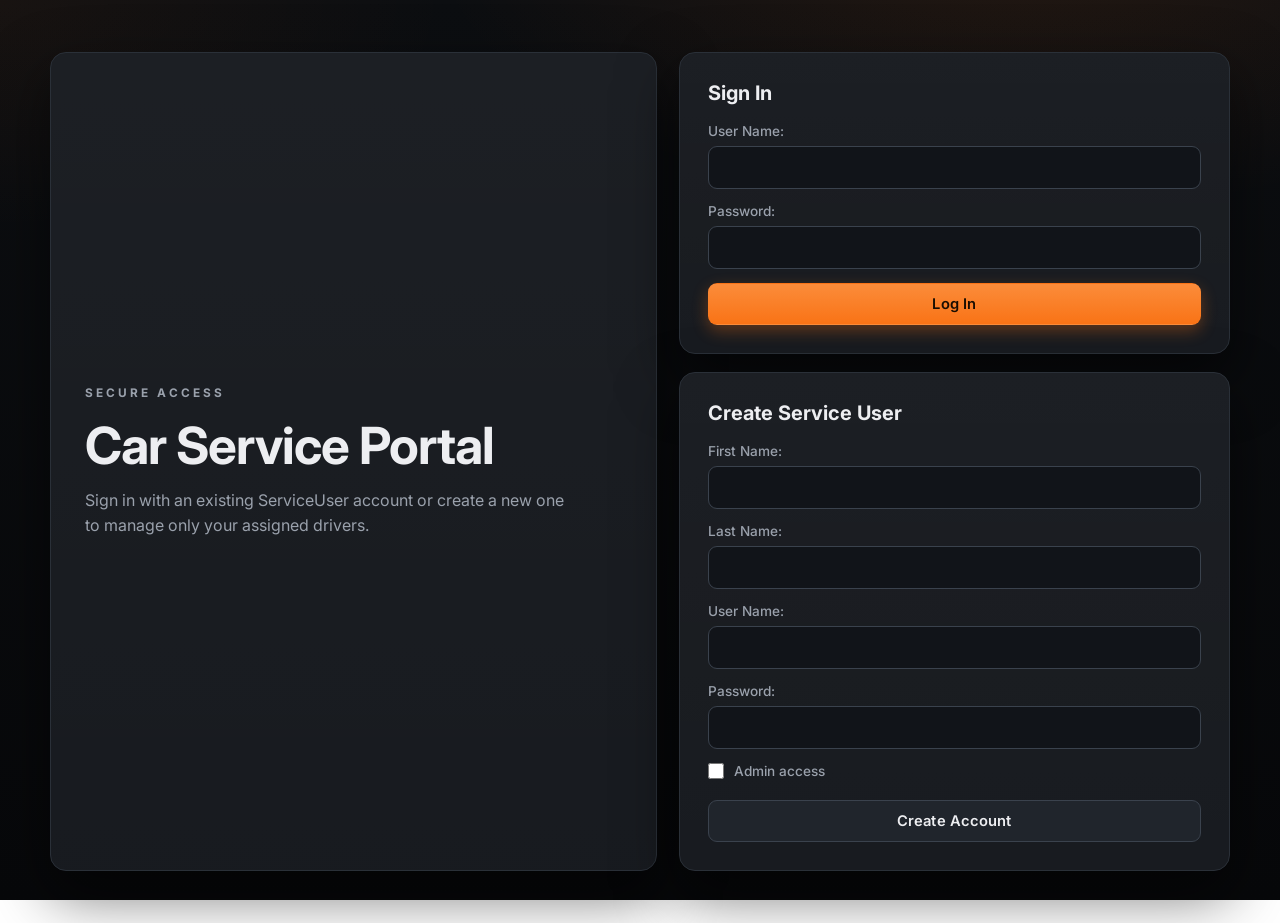
<file: CarService.html>
<!DOCTYPE html>
<html lang="en">
<head>
    <meta charset="UTF-8">
    <meta name="viewport" content="width=device-width, initial-scale=1.0">
    <title>Car Service Management System</title>
    <link rel="stylesheet" href="CarService.css?v=4">
</head>
<body>
    <div id="sessionBadge" class="session-badge hidden"></div>

    <section id="authScreen" class="auth-screen">
        <div class="auth-shell">
            <div class="auth-hero">
                <p class="auth-kicker">Secure access</p>
                <h1>Car Service Portal</h1>
                <p>Sign in with an existing ServiceUser account or create a new one to manage only your assigned drivers.</p>
            </div>

            <div class="auth-panels">
                <div class="auth-card">
                    <h2>Sign In</h2>
                    <form id="loginForm" class="auth-form">
                        <div class="form-group">
                            <label for="loginUserName">User Name:</label>
                            <input type="text" id="loginUserName" autocomplete="username" required>
                        </div>
                        <div class="form-group">
                            <label for="loginPassword">Password:</label>
                            <input type="password" id="loginPassword" autocomplete="current-password" required>
                        </div>
                        <button type="submit" class="btn btn-primary">Log In</button>
                    </form>
                </div>

                <div class="auth-card">
                    <h2>Create Service User</h2>
                    <form id="registerForm" class="auth-form">
                        <div class="form-group">
                            <label for="registerFirstName">First Name:</label>
                            <input type="text" id="registerFirstName" required>
                        </div>
                        <div class="form-group">
                            <label for="registerLastName">Last Name:</label>
                            <input type="text" id="registerLastName" required>
                        </div>
                        <div class="form-group">
                            <label for="registerUserName">User Name:</label>
                            <input type="text" id="registerUserName" required>
                        </div>
                        <div class="form-group">
                            <label for="registerPassword">Password:</label>
                            <input type="password" id="registerPassword" required>
                        </div>
                        <div class="form-group auth-checkbox">
                            <label for="registerIsAdmin">
                                <input type="checkbox" id="registerIsAdmin">
                                Admin access
                            </label>
                        </div>
                        <button type="submit" class="btn btn-secondary">Create Account</button>
                    </form>
                </div>
            </div>
        </div>
    </section>

    <div id="appShell" class="container app-shell hidden">
        <!-- Header -->
        <header class="header">
            <div class="session-inline hidden" id="sessionInline"></div>
            <h1>🚗 Car Service Management System</h1>
            <p>Manage Cars, Drivers, Service Entries & Alerts</p>
            <button type="button" class="btn btn-secondary logout-button" id="logoutButton">Log out</button>
        </header>

        <!-- Navigation Tabs -->
        <nav class="tabs-nav">
            <button class="tab-button active" data-tab="cars">Cars</button>
            <button class="tab-button" data-tab="drivers">Drivers</button>
            <button class="tab-button" data-tab="service-entries">Service Entries</button>
            <button class="tab-button" data-tab="driver-alerts">Driver Alerts</button>
        </nav>

        <!-- CARS TAB -->
        <section id="cars-tab" class="tab-content active">
            <div class="section-header">
                <h2>Cars Management</h2>
            </div>

            <!-- Add Car Form -->
            <div class="form-section">
                <h3>Add New Car</h3>
                <form id="addCarForm" class="form-grid">
                    <div class="form-group">
                        <label for="carModel">Model:</label>
                        <input type="text" id="carModel" placeholder="e.g., BMW 3 Series" required>
                    </div>
                    <div class="form-group">
                        <label for="carYear">Year:</label>
                        <input type="number" id="carYear" placeholder="e.g., 2023" required>
                    </div>
                    <div class="form-group">
                        <label for="carType">Type:</label>
                        <input type="text" id="carType" placeholder="e.g., Sedan" required>
                    </div>
                    <div class="form-group">
                        <label for="carEngine">Engine:</label>
                        <input type="text" id="carEngine" placeholder="e.g., 2.0L" required>
                    </div>
                    <div class="form-group">
                        <label for="carLicencePlate">Licence Plate:</label>
                        <input type="text" id="carLicencePlate" placeholder="e.g., AB-12-XYZ" required>
                    </div>
                    <div class="form-group">
                        <label for="carFirstReg">First Registration:</label>
                        <input type="number" id="carFirstReg" placeholder="e.g., 2020" required>
                    </div>
                    <button type="submit" class="btn btn-primary">Add Car</button>
                </form>
            </div>

            <!-- Search Cars -->
            <div class="search-section">
                <h3>Search Cars</h3>
                <div class="search-group">
                    <input type="text" id="carSearchPlate" placeholder="Search by licence plate...">
                    <button class="btn btn-secondary" onclick="searchCarsByPlate()">Search</button>
                </div>
            </div>

            <!-- Cars Table -->
            <div class="table-section">
                <h3>All Cars</h3>
                <div class="table-controls">
                    <button class="btn btn-secondary" onclick="loadAllCars()">Refresh</button>
                </div>
                <table id="carsTable" class="data-table">
                    <thead>
                        <tr>
                            <th>Model</th>
                            <th>Year</th>
                            <th>Type</th>
                            <th>Engine</th>
                            <th>Licence Plate</th>
                            <th>First Reg</th>
                            <th>Actions</th>
                        </tr>
                    </thead>
                    <tbody>
                        <tr><td colspan="7" class="no-data">Loading cars...</td></tr>
                    </tbody>
                </table>
            </div>
        </section>

        <!-- DRIVERS TAB -->
        <section id="drivers-tab" class="tab-content">
            <div class="section-header">
                <h2>Drivers Management</h2>
            </div>

            <!-- Add Driver Form -->
            <div class="form-section">
                <h3>Add New Driver</h3>
                <form id="addDriverForm" class="form-grid">
                    <div class="form-group">
                        <label for="driverFirstName">First Name:</label>
                        <input type="text" id="driverFirstName" placeholder="John" required>
                    </div>
                    <div class="form-group">
                        <label for="driverLastName">Last Name:</label>
                        <input type="text" id="driverLastName" placeholder="Doe" required>
                    </div>
                    <div class="form-group">
                        <label for="driverEmail">Email:</label>
                        <input type="email" id="driverEmail" placeholder="john@example.com" required>
                    </div>
                    <div class="form-group">
                        <label for="driverPhone">Phone No:</label>
                        <input type="tel" id="driverPhone" placeholder="+1234567890" required>
                    </div>
                    <div class="form-group">
                        <label for="driverAddress">Address:</label>
                        <input type="text" id="driverAddress" placeholder="123 Main St" required>
                    </div>
                    <div class="form-group">
                        <label for="driverCity">City:</label>
                        <input type="text" id="driverCity" placeholder="New York" required>
                    </div>
                    <div class="form-group">
                        <label for="driverZip">Zip Code:</label>
                        <input type="text" id="driverZip" placeholder="10001" required>
                    </div>
                    <div class="form-group">
                        <label for="driverServiceUserID">ServiceUser ID:</label>
                        <input type="text" id="driverServiceUserID" readonly>
                    </div>
                    <div class="form-group">
                        <label for="driverLicenceExp">Licence Expiration:</label>
                        <input type="date" id="driverLicenceExp" required>
                    </div>
                    <button type="submit" class="btn btn-primary">Add Driver</button>
                </form>
            </div>

            <!-- Search Drivers -->
            <div class="search-section">
                <h3>Search Drivers</h3>
                <div class="search-group">
                    <input type="text" id="driverSearchFirst" placeholder="First Name...">
                    <input type="text" id="driverSearchLast" placeholder="Last Name...">
                    <input type="text" id="driverSearchEmail" placeholder="Email...">
                    <input type="text" id="driverSearchPhone" placeholder="Phone...">
                    <button class="btn btn-secondary" onclick="searchDrivers()">Search</button>
                </div>
            </div>

            <!-- Drivers Table -->
            <div class="table-section">
                <h3>All Drivers</h3>
                <div class="table-controls">
                    <button class="btn btn-secondary" onclick="loadAllDrivers()">Refresh</button>
                </div>
                <table id="driversTable" class="data-table">
                    <thead>
                        <tr>
                            <th>First Name</th>
                            <th>Last Name</th>
                            <th>Email</th>
                            <th>Phone</th>
                            <th>City</th>
                            <th>Actions</th>
                        </tr>
                    </thead>
                    <tbody>
                        <tr><td colspan="6" class="no-data">Loading drivers...</td></tr>
                    </tbody>
                </table>
            </div>
        </section>

        <!-- SERVICE ENTRIES TAB -->
        <section id="service-entries-tab" class="tab-content">
            <div class="section-header">
                <h2>Service Entries Management</h2>
            </div>

            <!-- Add Service Entry Form -->
            <div class="form-section">
                <h3>Add New Service Entry</h3>
                <form id="addServiceEntryForm" class="form-grid">
                    <div class="form-group">
                        <label for="entryCarId">Car (ID):</label>
                        <input type="text" id="entryCarId" placeholder="Paste Car ID" required>
                    </div>
                    <div class="form-group">
                        <label for="entryDriverId">Driver (ID):</label>
                        <input type="text" id="entryDriverId" placeholder="Paste Driver ID" required>
                    </div>
                    <div class="form-group">
                        <label for="entryMileage">Mileage:</label>
                        <input type="number" id="entryMileage" placeholder="e.g., 45000" required>
                    </div>
                    <div class="form-group">
                        <label for="entryAccident">Accident:</label>
                        <textarea id="entryAccident" placeholder="Accident details or 'None'" rows="3"></textarea>
                    </div>
                    <button type="submit" class="btn btn-primary">Add Service Entry</button>
                </form>
            </div>

            <!-- Service Entries Table -->
            <div class="table-section">
                <h3>All Service Entries</h3>
                <div class="table-controls">
                    <button class="btn btn-secondary" onclick="loadAllServiceEntries()">Refresh</button>
                </div>
                <table id="serviceEntriesTable" class="data-table">
                    <thead>
                        <tr>
                            <th>ID</th>
                            <th>Car ID</th>
                            <th>Driver ID</th>
                            <th>Mileage</th>
                            <th>Accident</th>
                            <th>Actions</th>
                        </tr>
                    </thead>
                    <tbody>
                        <tr><td colspan="6" class="no-data">Loading service entries...</td></tr>
                    </tbody>
                </table>
            </div>
        </section>

        <!-- DRIVER ALERTS TAB -->
        <section id="driver-alerts-tab" class="tab-content">
            <div class="section-header">
                <h2>Driver Alerts Management</h2>
            </div>

            <!-- Add Driver Alert Form -->
            <div class="form-section">
                <h3>Add New Driver Alert</h3>
                <form id="addAlertForm" class="form-grid">
                    <div class="form-group">
                        <label for="alertDriverId">Driver (ID):</label>
                        <input type="text" id="alertDriverId" placeholder="Paste Driver ID" required>
                    </div>
                    <div class="form-group">
                        <label for="alertTypeId">Alert Type:</label>
                        <select id="alertTypeId" required>
                            <option value="">Loading alert types...</option>
                        </select>
                    </div>
                    <div class="form-group">
                        <label for="alertExpiration">Expiration:</label>
                        <input type="date" id="alertExpiration" required>
                    </div>
                    <button type="submit" class="btn btn-primary">Add Alert</button>
                </form>
            </div>

            <!-- Driver Alerts Table -->
            <div class="table-section">
                <h3>All Driver Alerts</h3>
                <div class="table-controls">
                    <button class="btn btn-secondary" onclick="loadAllAlerts()">Refresh</button>
                </div>
                <table id="alertsTable" class="data-table">
                    <thead>
                        <tr>
                            <th>ID</th>
                            <th>Driver ID</th>
                            <th>Type ID</th>
                            <th>Expiration</th>
                            <th>Actions</th>
                        </tr>
                    </thead>
                    <tbody>
                        <tr><td colspan="5" class="no-data">Loading alerts...</td></tr>
                    </tbody>
                </table>
            </div>
        </section>

        <!-- Edit Modal -->
        <div id="editModal" class="modal">
            <div class="modal-content">
                <span class="close" onclick="closeEditModal()">&times;</span>
                <h2>Edit Record</h2>
                <form id="editForm"></form>
            </div>
        </div>

        <!-- Notification -->
        <div id="notification" class="notification"></div>
    </div>

    <script src="CarService.js?v=1"></script>
</body>
</html>
</file>
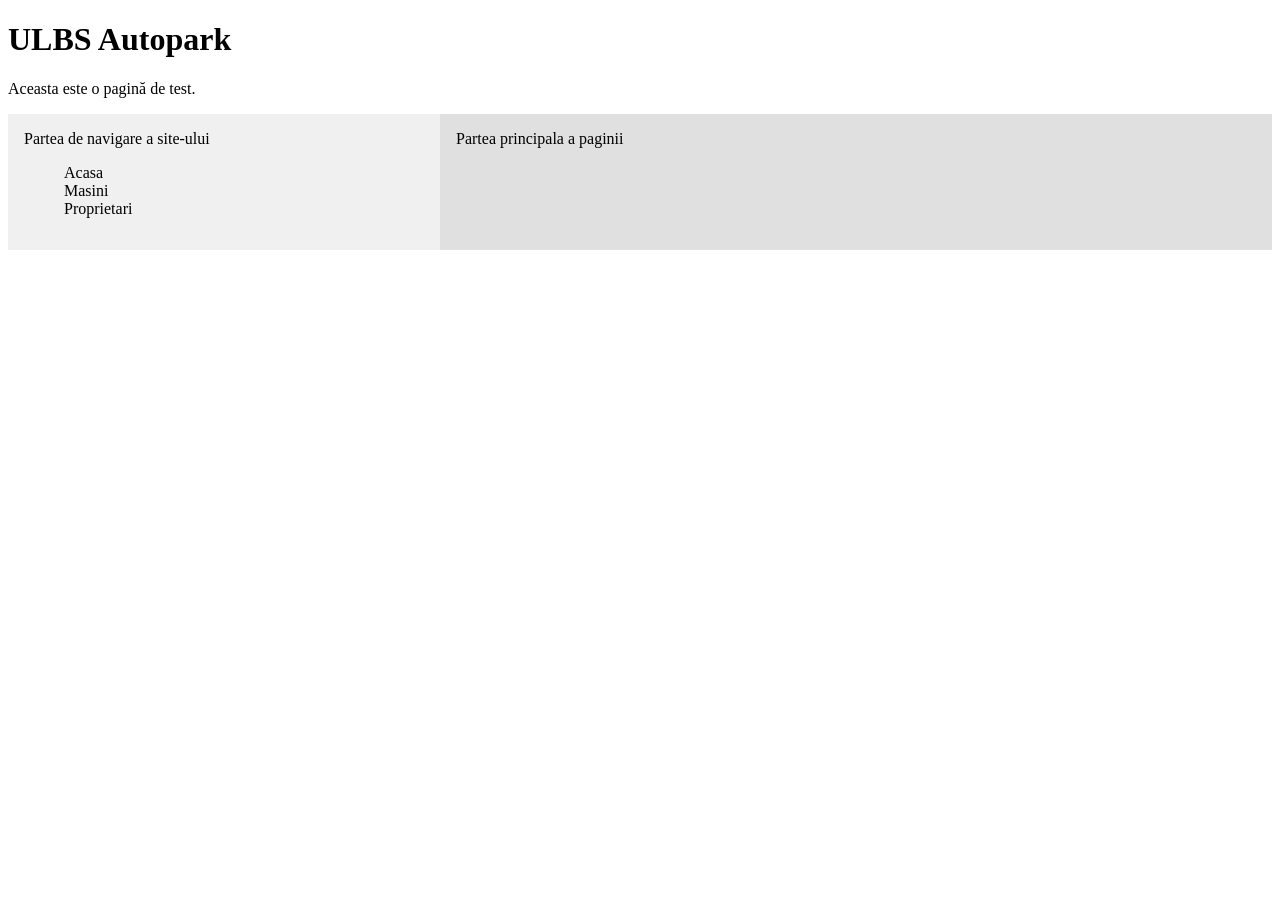
<file: initalis versions/Acasa.html>
<!DOCTYPE html>
<html lang="ro">
<head>
    <meta charset="UTF-8">
    <meta name="viewport" content="width=device-width, initial-scale=1.0">
    <title>Document</title>
    <link rel="stylesheet" href="styles.css">
</head>
<body>
    <header>
    <h1>ULBS Autopark</h1>
    <p>Aceasta este o pagină de test.</p>
    </header>
    <div class="container">
        <aside>
            Partea de navigare a site-ului
            <br>
            <nav>
                <ul>
                    <li><a class ="blue" href="index.html">Acasa</a></li>
                    <li><a class ="blue" href="#">Masini</a></li>
                    <li><a class ="blue" href="#">Proprietari</a></li>
                </ul>
            </nav>
        </aside>
        <main>Partea principala a paginii</main>
    </div>
</body>
</html>
</file>
<file: CarService.css>
/* ===================================================================
   Car Service Management System — Dark UI
   CSS-only redesign. No HTML ids/classes or JS hooks were changed.
   =================================================================== */
@import url('https://fonts.googleapis.com/css2?family=Inter:wght@400;500;600;700;800&display=swap');

:root {
    /* surfaces — dark steel / gunmetal */
    --bg: #0c0e11;
    --bg-soft: #111419;
    --surface: #15181d;
    --surface-2: #191d23;
    --elevated: #20252c;
    --hover: #272d36;

    /* lines & text */
    --border: #2a3038;
    --border-soft: #1f242b;
    --border-strong: #3a424d;
    --text: #edeef1;
    --text-muted: #9aa1ac;
    --text-faint: #6b727d;

    /* brand — safety orange */
    --accent: #f97316;
    --accent-hover: #fb8c3a;
    --accent-press: #ea6a0c;
    --accent-soft: rgba(249, 115, 22, 0.14);
    --accent-ring: rgba(249, 115, 22, 0.32);

    /* status */
    --success: #34d399;
    --danger: #fb7185;
    --info: #38bdf8;
    --warning: #fbbf24;

    /* shape & depth */
    --radius: 16px;
    --radius-md: 12px;
    --radius-sm: 9px;
    --shadow-card: 0 1px 0 rgba(255, 255, 255, 0.03) inset, 0 8px 24px rgba(0, 0, 0, 0.28);
    --shadow-pop: 0 24px 60px rgba(0, 0, 0, 0.55);

    --space: 8px;
}

* {
    margin: 0;
    padding: 0;
    box-sizing: border-box;
}

::selection {
    background: var(--accent-soft);
    color: #fff;
}

body {
    font-family: 'Inter', -apple-system, BlinkMacSystemFont, 'Segoe UI', Roboto, sans-serif;
    color: var(--text);
    background:
        radial-gradient(1000px 480px at 80% -8%, rgba(249, 115, 22, 0.10), transparent 60%),
        radial-gradient(820px 420px at 0% 0%, rgba(249, 115, 22, 0.05), transparent 55%),
        linear-gradient(180deg, var(--bg) 0%, #07080a 100%);
    background-attachment: fixed;
    min-height: 100vh;
    padding: 28px;
    -webkit-font-smoothing: antialiased;
    text-rendering: optimizeLegibility;
}

.hidden {
    display: none !important;
}

.session-badge {
    position: fixed;
    top: 18px;
    left: 18px;
    z-index: 1200;
    padding: 10px 14px;
    border-radius: 999px;
    border: 1px solid var(--border-strong);
    background: rgba(21, 24, 29, 0.88);
    color: var(--text);
    box-shadow: var(--shadow-card);
    font-size: 0.82em;
    font-weight: 600;
    backdrop-filter: blur(8px);
}

.auth-screen {
    min-height: calc(100vh - 56px);
    display: flex;
    align-items: center;
    justify-content: center;
    padding: 24px 0;
}

.auth-shell {
    width: min(1180px, 100%);
    display: grid;
    grid-template-columns: 1.1fr 1fr;
    gap: 22px;
    align-items: stretch;
}

.auth-hero,
.auth-card {
    border: 1px solid var(--border);
    border-radius: var(--radius);
    background: linear-gradient(180deg, rgba(255, 255, 255, 0.03), rgba(255, 255, 255, 0.01)), var(--surface);
    box-shadow: var(--shadow-pop);
}

.auth-hero {
    padding: 34px;
    display: flex;
    flex-direction: column;
    justify-content: center;
    gap: 18px;
}

.auth-kicker {
    color: var(--accent);
    text-transform: uppercase;
    letter-spacing: 3px;
    font-size: 0.74em;
    font-weight: 700;
}

.auth-hero h1 {
    font-size: clamp(2.2rem, 4vw, 3.6rem);
    line-height: 0.95;
    letter-spacing: -1px;
}

.auth-hero p {
    color: var(--text-muted);
    max-width: 48ch;
    line-height: 1.6;
}

.auth-panels {
    display: grid;
    gap: 18px;
}

.auth-card {
    padding: 28px;
}

.auth-card h2 {
    margin-bottom: 18px;
    font-size: 1.25em;
}

.auth-form {
    display: grid;
    gap: 14px;
}

.auth-form .btn {
    width: 100%;
}

.auth-checkbox label {
    display: flex;
    align-items: center;
    gap: 10px;
    color: var(--text-muted);
    font-size: 0.92em;
}

.auth-checkbox input[type="checkbox"] {
    width: 16px;
    height: 16px;
    accent-color: var(--accent);
}

.app-shell.hidden {
    display: none;
}

.header {
    position: relative;
}

.session-inline {
    position: absolute;
    top: 18px;
    left: 24px;
    padding: 8px 12px;
    border-radius: 999px;
    background: rgba(0, 0, 0, 0.22);
    border: 1px solid rgba(255, 255, 255, 0.06);
    color: var(--text-muted);
    font-size: 0.78em;
    font-weight: 600;
}

.logout-button {
    position: absolute;
    top: 16px;
    right: 18px;
}

.container {
    max-width: 1320px;
    margin: 0 auto;
    background: var(--surface);
    border: 1px solid var(--border);
    border-radius: var(--radius);
    box-shadow: var(--shadow-pop);
    overflow: hidden;
}

/* ===============================
   HEADER
   =============================== */
.header {
    position: relative;
    text-align: center;
    padding: 44px 30px 40px;
    background:
        repeating-linear-gradient(90deg, rgba(255, 255, 255, 0.018) 0 1px, transparent 1px 3px),
        radial-gradient(640px 210px at 50% -55%, rgba(249, 115, 22, 0.20), transparent 70%),
        linear-gradient(180deg, #1c2026 0%, var(--surface) 100%);
    border-bottom: 1px solid var(--border);
}

/* hazard caution stripe under the header */
.header::after {
    content: "";
    position: absolute;
    left: 0;
    right: 0;
    bottom: 0;
    height: 6px;
    background: repeating-linear-gradient(
        -45deg,
        var(--accent) 0 14px,
        #15171a 14px 28px
    );
    opacity: 0.92;
}

.header h1 {
    font-size: 2.1em;
    font-weight: 800;
    text-transform: uppercase;
    letter-spacing: 2px;
    line-height: 1.15;
    color: #ffffff;
    margin-bottom: 12px;
    text-shadow: 0 1px 0 rgba(0, 0, 0, 0.55), 0 2px 6px rgba(0, 0, 0, 0.4);
}

.header p {
    font-size: 0.82em;
    color: var(--text-muted);
    font-weight: 600;
    text-transform: uppercase;
    letter-spacing: 3.5px;
}

/* ===============================
   NAVIGATION TABS
   =============================== */
.tabs-nav {
    display: flex;
    gap: 4px;
    padding: 8px 14px 0;
    background: var(--bg-soft);
    border-bottom: 1px solid var(--border);
    overflow-x: auto;
}

.tab-button {
    position: relative;
    flex: 1;
    min-width: 150px;
    padding: 15px 18px;
    border: none;
    background: transparent;
    cursor: pointer;
    font-family: inherit;
    font-size: 0.95em;
    font-weight: 600;
    color: var(--text-faint);
    white-space: nowrap;
    border-radius: var(--radius-sm) var(--radius-sm) 0 0;
    transition: color 0.2s ease, background 0.2s ease;
}

.tab-button:hover {
    color: var(--text);
    background: rgba(255, 255, 255, 0.03);
}

.tab-button.active {
    color: #fff;
    background: var(--surface);
}

.tab-button.active::after {
    content: "";
    position: absolute;
    left: 14px;
    right: 14px;
    bottom: -1px;
    height: 2px;
    background: var(--accent);
    border-radius: 2px;
}

/* ===============================
   TAB CONTENT
   =============================== */
.tab-content {
    display: none;
    padding: 34px;
    animation: fadeIn 0.28s ease;
}

.tab-content.active {
    display: block;
}

@keyframes fadeIn {
    from { opacity: 0; transform: translateY(8px); }
    to   { opacity: 1; transform: translateY(0); }
}

/* ===============================
   SECTION HEADER
   =============================== */
.section-header {
    margin-bottom: 28px;
    padding-bottom: 16px;
    border-bottom: 1px solid var(--border);
}

.section-header h2 {
    color: var(--text);
    font-size: 1.5em;
    font-weight: 700;
    letter-spacing: -0.3px;
}

/* ===============================
   CARDS (forms / search / tables)
   =============================== */
.form-section,
.search-section {
    background: var(--surface-2);
    border: 1px solid var(--border);
    border-radius: var(--radius-md);
    padding: 26px;
    margin-bottom: 26px;
    box-shadow: var(--shadow-card);
}

.form-section h3,
.search-section h3,
.table-section h3 {
    color: var(--text);
    font-size: 1.1em;
    font-weight: 600;
    letter-spacing: -0.2px;
    margin-bottom: 20px;
    display: flex;
    align-items: center;
    gap: 10px;
}

/* little accent bar before each card title */
.form-section h3::before,
.search-section h3::before,
.table-section h3::before {
    content: "";
    width: 4px;
    height: 16px;
    border-radius: 3px;
    background: var(--accent);
}

.form-grid {
    display: grid;
    grid-template-columns: repeat(auto-fit, minmax(240px, 1fr));
    gap: 18px;
}

.form-group {
    display: flex;
    flex-direction: column;
}

.form-group label {
    margin-bottom: 7px;
    color: var(--text-muted);
    font-weight: 500;
    font-size: 0.85em;
}

.form-group input,
.form-group textarea,
.form-group select {
    padding: 11px 14px;
    border: 1px solid var(--border-strong);
    border-radius: var(--radius-sm);
    font-size: 0.95em;
    font-family: inherit;
    color: var(--text);
    background: var(--bg-soft);
    transition: border-color 0.18s ease, box-shadow 0.18s ease, background 0.18s ease;
}

.form-group input::placeholder,
.form-group textarea::placeholder {
    color: var(--text-faint);
}

.form-group input:focus,
.form-group textarea:focus,
.form-group select:focus {
    outline: none;
    border-color: var(--accent);
    background: var(--surface);
    box-shadow: 0 0 0 4px var(--accent-ring);
}

.form-group textarea {
    resize: vertical;
    min-height: 84px;
}

.form-group input[type="date"]::-webkit-calendar-picker-indicator {
    filter: invert(0.7);
    cursor: pointer;
}

/* ===============================
   BUTTONS
   =============================== */
.btn {
    padding: 11px 22px;
    border: 1px solid transparent;
    border-radius: var(--radius-sm);
    cursor: pointer;
    font-family: inherit;
    font-size: 0.92em;
    font-weight: 600;
    letter-spacing: 0.1px;
    transition: transform 0.12s ease, background 0.18s ease,
                border-color 0.18s ease, box-shadow 0.18s ease, color 0.18s ease;
}

.btn:active {
    transform: translateY(1px);
}

.btn:focus-visible {
    outline: none;
    box-shadow: 0 0 0 4px var(--accent-ring);
}

.btn-primary {
    background: linear-gradient(180deg, var(--accent-hover), var(--accent));
    color: #1a0e02;
    box-shadow: 0 6px 16px rgba(249, 115, 22, 0.32);
}

.btn-primary:hover {
    background: linear-gradient(180deg, #ffa052, var(--accent-hover));
    box-shadow: 0 10px 22px rgba(249, 115, 22, 0.42);
    transform: translateY(-1px);
}

.btn-secondary {
    background: var(--elevated);
    color: var(--text);
    border-color: var(--border-strong);
}

.btn-secondary:hover {
    background: var(--hover);
    border-color: var(--accent);
}

.btn-sm {
    padding: 7px 13px;
    font-size: 0.82em;
}

.btn-edit {
    background: rgba(56, 189, 248, 0.12);
    color: #7dd3fc;
    border-color: rgba(56, 189, 248, 0.30);
}

.btn-edit:hover {
    background: var(--info);
    color: #04202b;
}

.btn-delete {
    background: rgba(251, 113, 133, 0.12);
    color: #fda4af;
    border-color: rgba(251, 113, 133, 0.30);
}

.btn-delete:hover {
    background: var(--danger);
    color: #2a0710;
}

/* ===============================
   SEARCH
   =============================== */
.search-group {
    display: grid;
    grid-template-columns: repeat(auto-fit, minmax(190px, 1fr));
    gap: 14px;
}

.search-group input {
    padding: 11px 14px;
    border: 1px solid var(--border-strong);
    border-radius: var(--radius-sm);
    font-size: 0.95em;
    font-family: inherit;
    color: var(--text);
    background: var(--bg-soft);
    transition: border-color 0.18s ease, box-shadow 0.18s ease, background 0.18s ease;
}

.search-group input::placeholder {
    color: var(--text-faint);
}

.search-group input:focus {
    outline: none;
    border-color: var(--accent);
    background: var(--surface);
    box-shadow: 0 0 0 4px var(--accent-ring);
}

/* ===============================
   TABLES
   =============================== */
.table-section {
    margin-bottom: 26px;
}

.table-controls {
    margin-bottom: 14px;
    display: flex;
    gap: 10px;
}

.data-table {
    width: 100%;
    border-collapse: separate;
    border-spacing: 0;
    background: var(--surface-2);
    border: 1px solid var(--border);
    border-radius: var(--radius-md);
    overflow: hidden;
    box-shadow: var(--shadow-card);
}

.data-table thead {
    background:
        repeating-linear-gradient(90deg, rgba(255, 255, 255, 0.02) 0 1px, transparent 1px 3px),
        var(--elevated);
}

.data-table th {
    padding: 14px 16px;
    text-align: left;
    font-weight: 600;
    text-transform: uppercase;
    font-size: 0.74em;
    letter-spacing: 0.7px;
    color: var(--text-faint);
    border-bottom: 1px solid var(--border-strong);
}

.data-table td {
    padding: 14px 16px;
    border-bottom: 1px solid var(--border);
    color: var(--text);
    font-size: 0.92em;
    vertical-align: middle;
}

.data-table tbody tr {
    transition: background 0.15s ease;
}

.data-table tbody tr:nth-child(even) {
    background: rgba(255, 255, 255, 0.012);
}

.data-table tbody tr:hover {
    background: var(--hover);
}

.data-table tbody tr:last-child td {
    border-bottom: none;
}

.no-data {
    text-align: center;
    color: var(--text-faint);
    font-style: italic;
    padding: 34px 16px !important;
}

.action-buttons {
    display: flex;
    gap: 8px;
}

/* ===============================
   MODAL
   =============================== */
.modal {
    display: none;
    position: fixed;
    inset: 0;
    z-index: 1000;
    background: rgba(5, 8, 14, 0.66);
    backdrop-filter: blur(6px);
    animation: fadeIn 0.25s ease;
}

.modal-content {
    background: var(--surface);
    border: 1px solid var(--border-strong);
    margin: 6% auto;
    padding: 30px;
    border-radius: var(--radius);
    width: 90%;
    max-width: 600px;
    box-shadow: var(--shadow-pop);
    animation: slideDown 0.28s ease;
}

@keyframes slideDown {
    from { transform: translateY(-40px); opacity: 0; }
    to   { transform: translateY(0); opacity: 1; }
}

.modal-content h2 {
    color: var(--text);
    font-size: 1.4em;
    font-weight: 700;
    letter-spacing: -0.3px;
    margin-bottom: 24px;
}

.close {
    color: var(--text-faint);
    float: right;
    font-size: 26px;
    font-weight: 600;
    line-height: 1;
    cursor: pointer;
    transition: color 0.2s ease;
}

.close:hover,
.close:focus {
    color: var(--text);
}

.modal-content .form-grid {
    margin-bottom: 20px;
}

/* ===============================
   NOTIFICATION
   =============================== */
.notification {
    display: none;
    position: fixed;
    top: 22px;
    right: 22px;
    padding: 15px 20px;
    border-radius: var(--radius-sm);
    color: #fff;
    font-weight: 600;
    font-size: 0.92em;
    z-index: 2000;
    border: 1px solid rgba(255, 255, 255, 0.12);
    box-shadow: 0 14px 34px rgba(0, 0, 0, 0.5);
    animation: slideInRight 0.3s ease;
}

.notification.show {
    display: block;
}

.notification.success {
    background: linear-gradient(180deg, #34d399, #10b981);
    color: #042016;
}

.notification.error {
    background: linear-gradient(180deg, #fb7185, #f43f5e);
}

.notification.warning {
    background: linear-gradient(180deg, #fbbf24, #f59e0b);
    color: #221603;
}

@keyframes slideInRight {
    from { transform: translateX(420px); opacity: 0; }
    to   { transform: translateX(0); opacity: 1; }
}

/* ===============================
   SCROLLBARS
   =============================== */
::-webkit-scrollbar {
    width: 11px;
    height: 11px;
}

::-webkit-scrollbar-track {
    background: var(--bg-soft);
}

::-webkit-scrollbar-thumb {
    background: var(--elevated);
    border: 2px solid var(--bg-soft);
    border-radius: 8px;
}

::-webkit-scrollbar-thumb:hover {
    background: var(--border-strong);
}

/* ===============================
   RESPONSIVE
   =============================== */
@media (max-width: 1024px) {
    .form-grid {
        grid-template-columns: repeat(auto-fit, minmax(200px, 1fr)) !important;
    }

    .data-table th,
    .data-table td {
        padding: 12px 12px;
    }
}

@media (max-width: 768px) {
    body {
        padding: 0;
    }

    .container {
        border-radius: 0;
        border: none;
    }

    .header {
        padding: 30px 20px 26px;
    }

    .header h1 {
        font-size: 1.55em;
    }

    .tabs-nav {
        flex-wrap: nowrap;
        padding: 8px 10px 0;
    }

    .tab-button {
        min-width: 130px;
        padding: 13px 14px;
        font-size: 0.9em;
    }

    .tab-content {
        padding: 22px;
    }

    .form-section,
    .search-section {
        padding: 20px;
    }

    .form-grid,
    .search-group {
        grid-template-columns: 1fr;
    }

    /* let wide tables scroll sideways instead of breaking the layout */
    .table-section {
        overflow-x: auto;
        -webkit-overflow-scrolling: touch;
    }

    .data-table {
        min-width: 640px;
    }

    .action-buttons {
        flex-direction: column;
    }

    .btn-sm {
        width: 100%;
    }

    .modal-content {
        width: 94%;
        margin: 18% auto;
        padding: 22px;
    }

    .notification {
        right: 12px;
        left: 12px;
    }
}
</file>
<file: initalis versions/styles.css>
*{
    box-sizing: border-box;
}

.container {
    display: flex;
    margin-top: 1rem;
        flex: 1;
}

.blue:hover {
    color: #007BFF;
    text-decoration: underline;
}

nav ul {
    list-style: none;
} 

nav a{
    color:black;
    text-decoration: none;
}

aside {
    flex: 1;
    background-color: #f0f0f0;
    padding: 1rem;
}

main {
    flex: 2;
    background-color: #e0e0e0;
    padding: 1rem;
}

@media (max-width: 1200px) {
    .container {
        flex-direction: column;
    }
}

@media (max-width: 1024px) {
    .container {
        flex-direction: column;
    }
}

@media (max-width: 768px) {
    .container {
        flex-direction: column;
    }
    nav ul{
        flex-direction: column;
    }
}

@media (max-width: 302px) {
    .container {
        flex-direction: column;
    }
    nav ul{
        flex-direction: column;
    }
}
</file>
